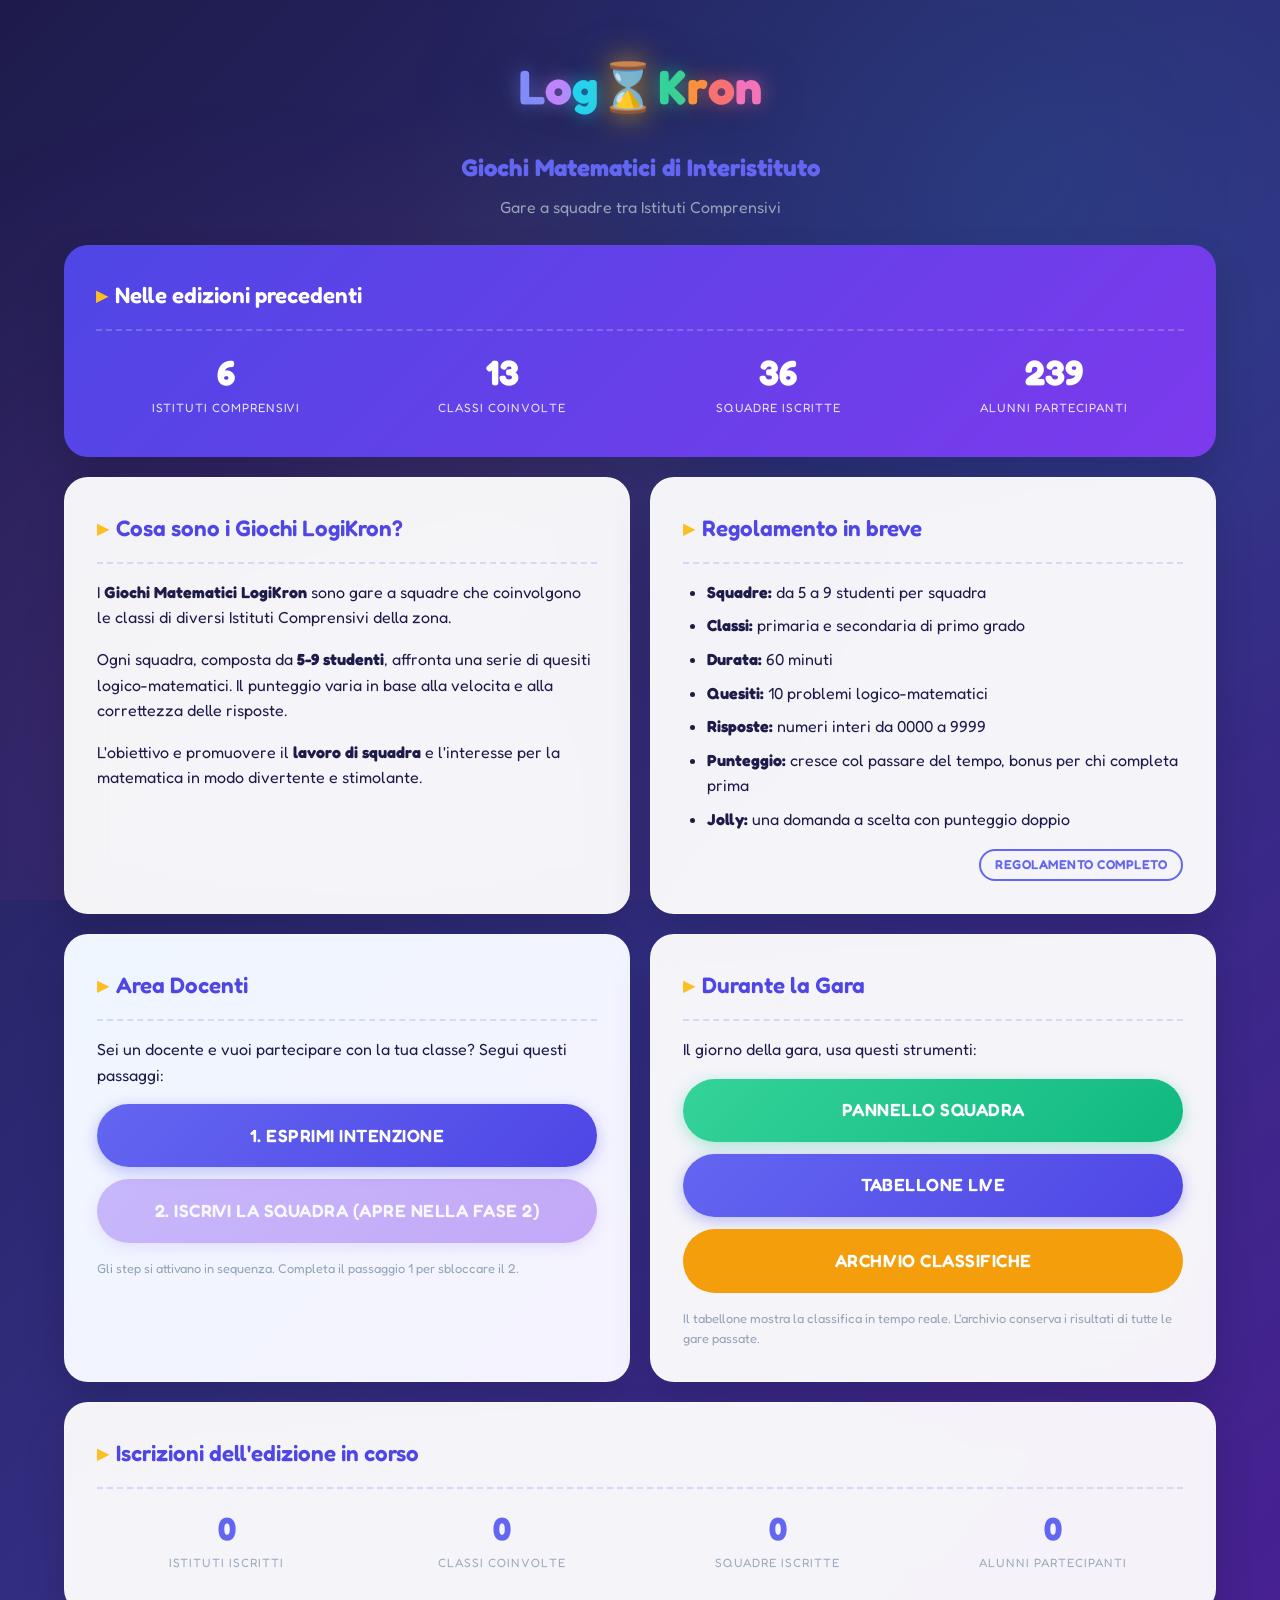
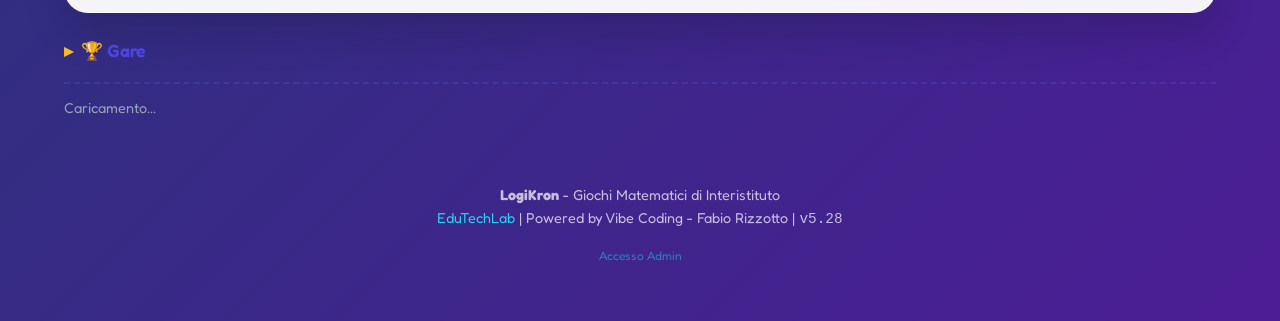
<file: index.html>
<!DOCTYPE html>
<html lang="it">
<head>
  <meta charset="UTF-8">
  <meta name="viewport" content="width=device-width, initial-scale=1.0">
  <title>LogiKron - Giochi Matematici di Interistituto</title>
  <meta name="description" content="Piattaforma per le gare matematiche a squadre tra Istituti Comprensivi">
  <link rel="stylesheet" href="css/style.css">
  <link rel="manifest" href="manifest.json">
  <link rel="icon" type="image/png" sizes="192x192" href="assets/icon-192.png">
  <link rel="apple-touch-icon" href="assets/icon-192.png">
  <meta name="theme-color" content="#4f46e5">
  <script>if('serviceWorker' in navigator){navigator.serviceWorker.register('./sw.js');navigator.serviceWorker.addEventListener('message',e=>{if(e.data&&e.data.type==='SW_UPDATED')location.reload();});}</script>
  <style>
    .home-grid {
      display: grid;
      grid-template-columns: 1fr 1fr;
      gap: 1.25rem;
    }
    .home-grid .card { margin-bottom: 0; }
    .home-full { grid-column: 1 / -1; }

    /* Banner edizione precedente */
    .banner-prev {
      background: linear-gradient(135deg, #4f46e5, #7c3aed) !important;
      color: white !important;
      border: none;
      position: relative;
      overflow: hidden;
    }
    .banner-prev::before { display: none; }
    .banner-prev .card-title { color: white !important; }
    .banner-prev .card-title::before { color: #fbbf24; }
    .banner-prev .stat-num {
      font-size: 2.2rem;
      font-weight: 900;
      line-height: 1;
      margin-bottom: 0.2rem;
    }
    .banner-prev .stat-label {
      font-size: 0.75rem;
      opacity: 0.85;
    }

    /* Numeri anno corrente */
    .stats-current .stat-num {
      font-size: 2rem;
      font-weight: 900;
      color: var(--lk-primary);
      line-height: 1;
      margin-bottom: 0.2rem;
    }
    .stats-current .stat-label {
      font-size: 0.75rem;
      color: var(--lk-text-muted);
    }

    @media (max-width: 768px) {
      .home-grid {
        grid-template-columns: 1fr;
      }
    }
  </style>
</head>
<body>
  <div class="container">

    <!-- HEADER -->
    <header class="text-center">
      <div class="logo-container">
        <span class="logo-l">L</span>
        <span class="logo-o1">o</span>
        <span class="logo-g">g</span>
        <span class="logo-sand">&#8987;</span>
        <span class="logo-k">K</span>
        <span class="logo-r">r</span>
        <span class="logo-o2">o</span>
        <span class="logo-n">n</span>
      </div>
      <h1 class="mb-1" style="font-size: 1.5rem; color: var(--lk-primary);">
        Giochi Matematici di Interistituto
      </h1>
      <p class="text-muted">Gare a squadre tra Istituti Comprensivi</p>
    </header>

    <div class="home-grid mt-3">

      <!-- BANNER EDIZIONE PRECEDENTE (full width) -->
      <section class="card banner-prev home-full">
        <div class="card-header" style="border-bottom-color: rgba(255,255,255,0.2);">
          <h2 class="card-title">Nelle edizioni precedenti</h2>
        </div>
        <div style="display: grid; grid-template-columns: repeat(4, 1fr); gap: 1rem; text-align: center; padding: 0.5rem 0;">
          <div>
            <div class="stat-num" id="prevIstituti">6</div>
            <div class="stat-label">Istituti Comprensivi</div>
          </div>
          <div>
            <div class="stat-num" id="prevClassi">-</div>
            <div class="stat-label">Classi coinvolte</div>
          </div>
          <div>
            <div class="stat-num" id="prevSquadre">-</div>
            <div class="stat-label">Squadre iscritte</div>
          </div>
          <div>
            <div class="stat-num" id="prevAlunni">-</div>
            <div class="stat-label">Alunni partecipanti</div>
          </div>
        </div>
      </section>

      <!-- COLONNA SX: Cosa sono -->
      <section class="card">
        <div class="card-header">
          <h2 class="card-title">Cosa sono i Giochi LogiKron?</h2>
        </div>
        <p class="mb-2">
          I <strong>Giochi Matematici LogiKron</strong> sono gare a squadre che coinvolgono
          le classi di diversi Istituti Comprensivi della zona.
        </p>
        <p class="mb-2">
          Ogni squadra, composta da <strong>5-9 studenti</strong>, affronta una serie di
          quesiti logico-matematici. Il punteggio varia in base alla velocita e alla
          correttezza delle risposte.
        </p>
        <p>
          L'obiettivo e promuovere il <strong>lavoro di squadra</strong> e l'interesse
          per la matematica in modo divertente e stimolante.
        </p>
      </section>

      <!-- COLONNA DX: Regolamento -->
      <section class="card">
        <div class="card-header">
          <h2 class="card-title">Regolamento in breve</h2>
        </div>
        <ul style="padding-left: 1.5rem;">
          <li class="mb-1"><strong>Squadre:</strong> da 5 a 9 studenti per squadra</li>
          <li class="mb-1"><strong>Classi:</strong> primaria e secondaria di primo grado</li>
          <li class="mb-1"><strong>Durata:</strong> 60 minuti</li>
          <li class="mb-1"><strong>Quesiti:</strong> 10 problemi logico-matematici</li>
          <li class="mb-1"><strong>Risposte:</strong> numeri interi da 0000 a 9999</li>
          <li class="mb-1"><strong>Punteggio:</strong> cresce col passare del tempo, bonus per chi completa prima</li>
          <li><strong>Jolly:</strong> una domanda a scelta con punteggio doppio</li>
        </ul>
        <div class="mt-2" style="text-align: right;">
          <a href="regolamento.html" id="btnRegolamento" class="btn btn-outline" style="padding: 4px 14px; font-size: 0.8rem;" target="_blank">
            Regolamento completo
          </a>
        </div>
      </section>

      <!-- COLONNA SX: Area Docenti -->
      <section class="card" style="background: linear-gradient(135deg, #eff6ff, #f5f3ff);">
        <div class="card-header">
          <h2 class="card-title">Area Docenti</h2>
        </div>
        <p class="mb-2">
          Sei un docente e vuoi partecipare con la tua classe? Segui questi passaggi:
        </p>
        <div style="display: flex; flex-direction: column; gap: 0.75rem; margin-top: 0.75rem;">
          <a href="intenzioni.html" id="btnStep1" class="btn btn-primary btn-lg btn-block"
             style="opacity:0.4; pointer-events:none;">
            1. Esprimi Intenzione
          </a>
          <a href="iscrizioni.html" id="btnStep2" class="btn btn-secondary btn-lg btn-block"
             style="opacity:0.4; pointer-events:none;">
            2. Iscrivi la Squadra
          </a>
        </div>
        <p class="text-muted mt-2" style="font-size: 0.8rem;">
          Gli step si attivano in sequenza. Completa il passaggio 1 per sbloccare il 2.
        </p>
      </section>

      <!-- COLONNA DX: Durante la Gara -->
      <section class="card">
        <div class="card-header">
          <h2 class="card-title">Durante la Gara</h2>
        </div>
        <p class="mb-2">
          Il giorno della gara, usa questi strumenti:
        </p>
        <div style="display: flex; flex-direction: column; gap: 0.75rem; margin-top: 0.75rem;">
          <a href="gara.html" target="_blank" class="btn btn-success btn-lg btn-block">
            Pannello Squadra
          </a>
          <a href="tabellone.html" target="_blank" class="btn btn-primary btn-lg btn-block">
            Tabellone Live
          </a>
          <a href="archivio.html" target="_blank" class="btn btn-lg btn-block" style="margin-top: 0; background:#f59e0b; border-color:#f59e0b; color:white;">
            Archivio Classifiche
          </a>
        </div>
        <p class="text-muted mt-2" style="font-size: 0.8rem;">
          Il tabellone mostra la classifica in tempo reale. L'archivio conserva i risultati di tutte le gare passate.
        </p>
      </section>

      <!-- NUMERI EDIZIONE CORRENTE (full width) -->
      <section class="card stats-current home-full">
        <div class="card-header">
          <h2 class="card-title">Iscrizioni dell'edizione in corso</h2>
        </div>
        <div style="display: grid; grid-template-columns: repeat(4, 1fr); gap: 1rem; text-align: center; padding: 0.5rem 0;">
          <div>
            <div class="stat-num" id="numIstituti">0</div>
            <div class="stat-label">Istituti iscritti</div>
          </div>
          <div>
            <div class="stat-num" id="numClassi">0</div>
            <div class="stat-label">Classi coinvolte</div>
          </div>
          <div>
            <div class="stat-num" id="numSquadre">0</div>
            <div class="stat-label">Squadre iscritte</div>
          </div>
          <div>
            <div class="stat-num" id="numAlunni">0</div>
            <div class="stat-label">Alunni partecipanti</div>
          </div>
        </div>
      </section>

    </div>

    <!-- SEZIONE GARE -->
    <section class="mt-3">
      <div class="card-header" style="margin-bottom:0.75rem;">
        <h2 class="card-title" style="font-size:1.1rem;">🏆 Gare</h2>
      </div>
      <div id="sezioneGare">
        <p style="color:var(--lk-text-muted); font-size:0.9rem;">Caricamento...</p>
      </div>
    </section>

    <!-- FOOTER -->
    <footer class="footer">
      <p>
        <strong>LogiKron</strong> - Giochi Matematici di Interistituto<br>
        <a href="https://edutechlab.it" target="_blank">EduTechLab</a> |
        Powered by Vibe Coding - Fabio Rizzotto | <span class="lk-version" style="font-family:monospace;"></span>
      </p>
      <p style="margin-top: 0.75rem;">
        <a href="admin.html" style="font-size: 0.75rem; opacity: 0.5;">Accesso Admin</a>
      </p>
    </footer>

  </div>

  <script src="js/config.js"></script>
  <script src="js/api.js"></script>
  <script src="js/math-bg.js"></script>
  <script>
    // Popola totali storici: fallback immediato da config.js, poi aggiorna dal backend
    const storico = LOGIKRON_CONFIG.totaleStorico;
    if (storico) {
      document.getElementById('prevIstituti').textContent = storico.istituti || '-';
      document.getElementById('prevClassi').textContent = storico.classi || '-';
      document.getElementById('prevSquadre').textContent = storico.squadre || '-';
      document.getElementById('prevAlunni').textContent = storico.alunni || '-';
    }
    setTimeout(function() {
      lkApi(LOGIKRON_CONFIG.apiUrl, { action: 'getStoricoPublico' })
        .then(function(s) {
          if (s.edizioni > 0) {
            document.getElementById('prevIstituti').textContent = s.istituti;
            document.getElementById('prevClassi').textContent   = s.classi;
            document.getElementById('prevSquadre').textContent  = s.squadre;
            document.getElementById('prevAlunni').textContent   = s.alunni;
          }
        })
        .catch(function() {});
    }, 3000);

    const btn1 = document.getElementById('btnStep1');
    const btn2 = document.getElementById('btnStep2');

    function disabilita(btn, testo) {
      btn.style.opacity = '0.4';
      btn.style.pointerEvents = 'none';
      if (testo) btn.textContent = testo;
    }

    function abilita(btn) {
      btn.style.opacity = '';
      btn.style.pointerEvents = '';
    }

    function applicaFase(fase) {
      if (fase === 1) {
        abilita(btn1);
        disabilita(btn2, '2. Iscrivi la Squadra (apre nella Fase 2)');
      } else if (fase === 2) {
        disabilita(btn1, '1. Fase Intenzioni conclusa');
        abilita(btn2);
      } else if (fase < 1) {
        disabilita(btn1, '1. Esprimi Intenzione (non ancora aperta)');
        disabilita(btn2, '2. Iscrivi la Squadra');
      } else {
        // fase >= 3
        disabilita(btn1, '1. Fase Intenzioni conclusa');
        disabilita(btn2, '2. Iscrizioni chiuse');
      }
    }

    // Prima chiamata sveglia AS; le successive scaglionate per evitare cold-start multiplo
    lkApi(LOGIKRON_CONFIG.apiUrl, { action: 'getFase' })
      .then(r => applicaFase(r.fase))
      .catch(() => applicaFase(LOGIKRON_CONFIG.faseAttiva));

    // Contatori live edizione corrente (con ritardo per lasciar svegliare AS)
    setTimeout(function() {
      lkApi(LOGIKRON_CONFIG.apiUrl, { action: 'getStatIscrizioni' })
        .then(function(s) {
          document.getElementById('numIstituti').textContent = s.istituti > 0 ? s.istituti : '-';
          document.getElementById('numClassi').textContent   = s.classi   > 0 ? s.classi   : '-';
          document.getElementById('numSquadre').textContent  = s.squadre  > 0 ? s.squadre  : '-';
          document.getElementById('numAlunni').textContent   = s.alunni   > 0 ? s.alunni   : '-';
        })
        .catch(function() {});
    }, 1500);

    // Carica lista gare pubblica (scaglionata per evitare cold-start multiplo)
    setTimeout(function caricaGarePublic() {
      const div = document.getElementById('sezioneGare');
      lkApi(LOGIKRON_CONFIG.apiUrl, { action: 'getListaGare' })
        .then(function(gare) {
          if (!Array.isArray(gare) || gare.length === 0) {
            div.innerHTML = '<p style="color:var(--lk-text-muted); font-size:0.9rem;">Nessuna gara programmata al momento.</p>';
            return;
          }
          const stati = {
            preparazione: { label: 'Programmata', bg: '#fef3c7', col: '#92400e' },
            attiva:       { label: '🟢 IN CORSO', bg: '#d1fae5', col: '#065f46' },
            conclusa:     { label: 'Conclusa',    bg: '#f1f5f9', col: '#64748b' }
          };
          // Mostra gare attive prima, poi preparazione, poi concluse
          const ordine = { attiva: 0, preparazione: 1, conclusa: 2 };
          gare.sort(function(a, b) {
            return (ordine[a.stato] ?? 9) - (ordine[b.stato] ?? 9);
          });
          let html = '<div style="display:flex; flex-direction:column; gap:0.6rem;">';
          gare.forEach(function(g) {
            const s = stati[g.stato] || { label: g.stato, bg: '#f1f5f9', col: '#64748b' };
            const dataDisplay = g.dataGara ? g.dataGara.replace('T', ' ').substring(0, 16) : g.data;
            html += '<div style="display:flex; align-items:center; gap:0.75rem; padding:0.65rem 0.9rem; background:white; border:1px solid #e2e8f0; border-radius:10px; flex-wrap:wrap;">';
            html += '<span style="display:inline-block; padding:2px 10px; border-radius:9999px; font-size:0.72rem; font-weight:700; background:' + s.bg + '; color:' + s.col + ';">' + s.label + '</span>';
            html += '<span style="font-weight:600; font-size:0.9rem; flex:1; color:#1e293b;">' + _hesc(g.nome) + '</span>';
            html += '<span style="font-size:0.78rem; color:#94a3b8;">' + dataDisplay + '</span>';
            if (g.stato === 'attiva') {
              html += '<a href="gara.html" target="_blank" class="btn btn-primary" style="padding:4px 14px; font-size:0.82rem;">Entra →</a>';
            }
            html += '</div>';
          });
          html += '</div>';
          div.innerHTML = html;
        })
        .catch(function() {
          div.innerHTML = '<p style="color:var(--lk-text-muted); font-size:0.9rem;">Impossibile caricare le gare.</p>';
        });

      function _hesc(s) { return String(s||'').replace(/&/g,'&amp;').replace(/</g,'&lt;').replace(/>/g,'&gt;'); }
    }, 2500);
  </script>
</body>
</html>
</file>
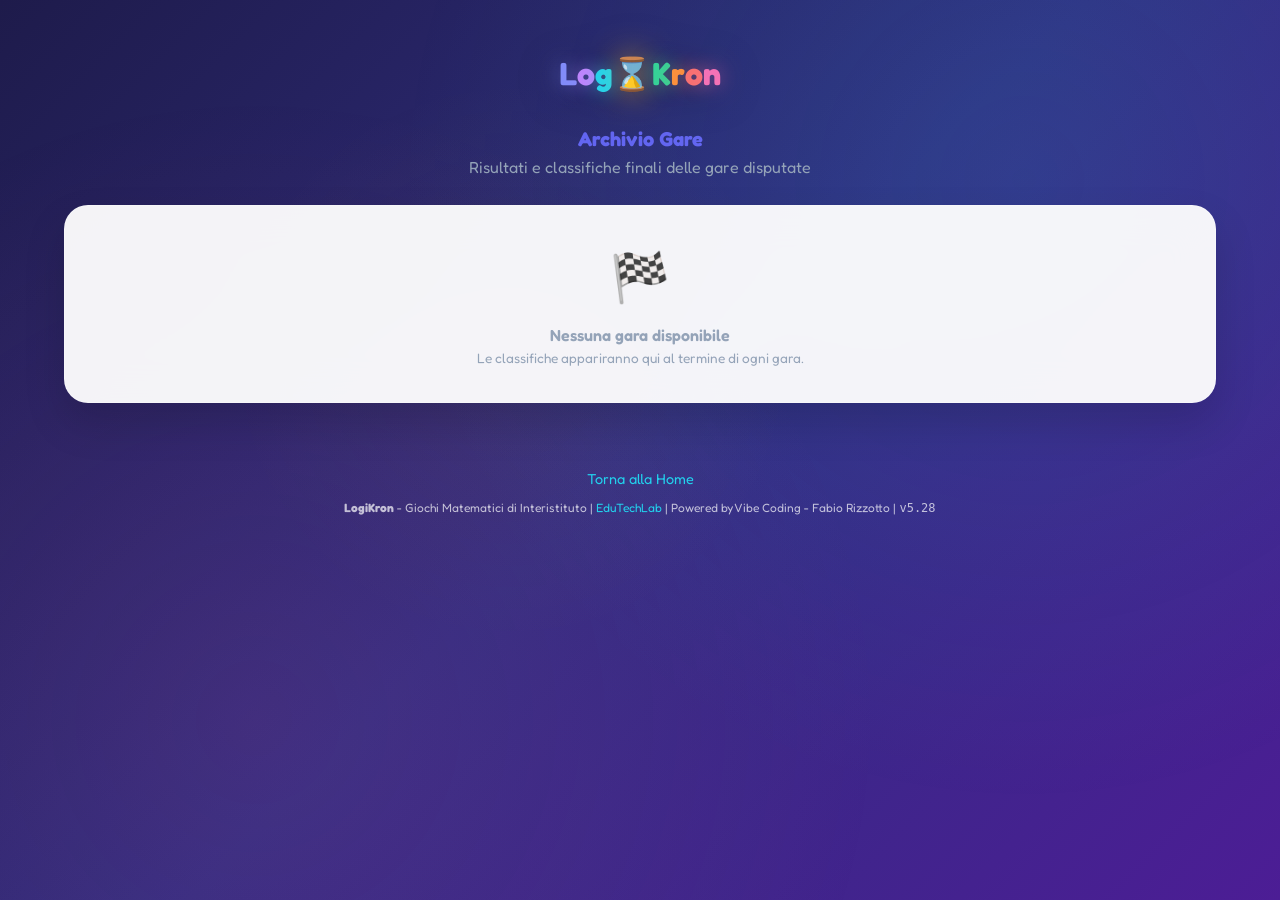
<file: archivio.html>
<!DOCTYPE html>
<html lang="it">
<head>
  <meta charset="UTF-8">
  <meta name="viewport" content="width=device-width, initial-scale=1.0">
  <title>LogiKron - Archivio Gare</title>
  <link rel="stylesheet" href="css/style.css">
  <link rel="manifest" href="manifest.json">
  <link rel="icon" type="image/png" sizes="192x192" href="assets/icon-192.png">
  <link rel="apple-touch-icon" href="assets/icon-192.png">
  <meta name="theme-color" content="#4f46e5">
  <script>if('serviceWorker' in navigator){navigator.serviceWorker.register('./sw.js');navigator.serviceWorker.addEventListener('message',e=>{if(e.data&&e.data.type==='SW_UPDATED')location.reload();});}</script>
  <style>
    .gara-card {
      margin-bottom: 1rem;
    }
    .gara-header {
      display: flex;
      align-items: center;
      justify-content: space-between;
      flex-wrap: wrap;
      gap: 0.5rem;
    }
    .gara-meta {
      font-size: 0.85rem;
      color: var(--lk-text-muted);
    }
    .gara-badge {
      background: #d1fae5;
      color: #065f46;
      font-size: 0.75rem;
      font-weight: 700;
      padding: 2px 10px;
      border-radius: 9999px;
    }
    .classifica-container {
      margin-top: 1rem;
      display: none;
    }
    .classifica-container.aperta {
      display: block;
    }
    .classifica-table {
      width: 100%;
      border-collapse: collapse;
      font-size: 0.9rem;
    }
    .classifica-table th {
      background: #4f46e5;
      color: white;
      padding: 0.4rem 0.75rem;
      text-align: left;
      font-weight: 600;
    }
    .classifica-table td {
      padding: 0.4rem 0.75rem;
      border-bottom: 1px solid #e2e8f0;
    }
    .classifica-table tr:nth-child(even) td {
      background: #f8fafc;
    }
    .pos-1 { background: #fef3c7 !important; font-weight: 700; }
    .pos-2 { background: #f1f5f9 !important; font-weight: 600; }
    .pos-3 { background: #fef9ec !important; font-weight: 600; }
    .pos-medal { font-size: 1.1rem; }
    .btn-classifica {
      padding: 4px 14px;
      font-size: 0.8rem;
    }
    .loading-spinner {
      text-align: center;
      padding: 1rem;
      color: var(--lk-text-muted);
      font-size: 0.9rem;
    }
    .empty-state {
      text-align: center;
      padding: 2rem;
      color: var(--lk-text-muted);
    }
    .empty-state .empty-icon {
      font-size: 3rem;
      margin-bottom: 0.5rem;
    }
  </style>
</head>
<body>
  <div class="container">

    <!-- HEADER -->
    <header class="text-center">
      <div class="logo-container" style="font-size: 2rem;">
        <span class="logo-l">L</span>
        <span class="logo-o1">o</span>
        <span class="logo-g">g</span>
        <span class="logo-sand">&#8987;</span>
        <span class="logo-k">K</span>
        <span class="logo-r">r</span>
        <span class="logo-o2">o</span>
        <span class="logo-n">n</span>
      </div>
      <h1 style="font-size: 1.25rem; color: var(--lk-primary);">
        Archivio Gare
      </h1>
      <p class="text-muted">Risultati e classifiche finali delle gare disputate</p>
    </header>

    <!-- LISTA GARE -->
    <div id="listaGare" class="mt-3">
      <div class="loading-spinner">Caricamento gare in corso...</div>
    </div>

    <!-- FOOTER -->
    <footer class="footer">
      <p>
        <a href="index.html">Torna alla Home</a>
      </p>
      <p style="font-size: 0.75rem; margin-top: 0.5rem;">
        <strong>LogiKron</strong> - Giochi Matematici di Interistituto |
        <a href="https://edutechlab.it" target="_blank">EduTechLab</a> |
        Powered by Vibe Coding - Fabio Rizzotto | <span class="lk-version" style="font-family:monospace;"></span>
      </p>
    </footer>

  </div>

  <script src="js/config.js"></script>
  <script src="js/api.js"></script>
  <script src="js/math-bg.js"></script>
  <script>
    const API_URL = LOGIKRON_CONFIG.apiUrl;

    function medaglia(pos) {
      if (pos === 1) return '<strong>1</strong> <span class="pos-medal">🥇</span>';
      if (pos === 2) return '<strong>2</strong> <span class="pos-medal">🥈</span>';
      if (pos === 3) return '<strong>3</strong> <span class="pos-medal">🥉</span>';
      return '<strong>' + pos + '</strong>º';
    }

    function formatData(dataStr) {
      if (!dataStr) return '-';
      // dataStr può essere una data ISO o una stringa YYYY-MM-DD
      const d = new Date(dataStr);
      if (isNaN(d)) return dataStr;
      return d.toLocaleDateString('it-IT', { day: '2-digit', month: 'long', year: 'numeric' });
    }

    function toggleClassifica(garaId, btn) {
      const container = document.getElementById('classifica-' + garaId);
      const aperta = container.classList.contains('aperta');

      if (aperta) {
        container.classList.remove('aperta');
        btn.textContent = 'Vedi Classifica';
        return;
      }

      // Prima apertura: carica i dati
      if (!container.dataset.caricata) {
        container.innerHTML = '<div class="loading-spinner">Caricamento classifica...</div>';
        container.classList.add('aperta');
        btn.textContent = 'Nascondi';

        lkApi(API_URL, { action: 'getTabellone', garaId: garaId })
          .then(data => {
            if (data.error) throw new Error(data.error);
            renderClassifica(container, data);
            container.dataset.caricata = '1';
          })
          .catch(err => {
            container.innerHTML = '<p style="color:#dc2626; padding:0.5rem;">Errore: ' + err.message + '</p>';
          });
      } else {
        container.classList.add('aperta');
        btn.textContent = 'Nascondi';
      }
    }

    function renderClassifica(container, data) {
      const squadre = data.squadre || [];
      const domande  = data.domande  || [];   // array di numeri domanda
      const numDom   = domande.length || 10;
      const valori   = data.valoreAttuale || {};

      if (squadre.length === 0) {
        container.innerHTML = '<p class="text-muted" style="padding:0.5rem;">Nessuna squadra registrata.</p>';
        return;
      }

      let html = '<div style="overflow-x:auto;"><table class="classifica-table"><thead><tr>';
      html += '<th style="width:3rem;">Pos.</th>';
      html += '<th>Squadra</th>';
      html += '<th>Istituto</th>';
      html += '<th style="text-align:right; min-width:60px;">Punti</th>';
      for (let n = 1; n <= numDom; n++) {
        const numDom = domande[n - 1];
        const base = valori[numDom] ? valori[numDom] : '';
        html += '<th style="text-align:center; min-width:48px; font-size:0.78rem; padding:0.3rem 0.2rem;">';
        html += 'D.' + n;
        if (base) html += '<br><span style="font-weight:400; opacity:0.75; font-size:0.7rem;">' + base + '</span>';
        html += '</th>';
      }
      html += '</tr></thead><tbody>';

      squadre.forEach((sq, idx) => {
        const pos = idx + 1;
        const rowClass = pos <= 3 ? ' class="pos-' + pos + '"' : '';
        const sqGriglia = sq.griglia || {};

        html += '<tr' + rowClass + '>';
        html += '<td style="text-align:center;">' + medaglia(pos) + '</td>';
        html += '<td style="white-space:nowrap;">' + (sq.nome || '-') + '</td>';
        html += '<td style="font-size:0.8rem; color:var(--lk-text-muted); white-space:nowrap;">' + (sq.ic || '-') + '</td>';
        html += '<td style="text-align:right; font-weight:700; color:#4f46e5; font-size:1rem;">' + (sq.punti || 0) + '</td>';

        for (let n = 1; n <= numDom; n++) {
          const r = sqGriglia[n];
          const isJolly = sq.jolly == n;
          const esito = r ? r.esito : null;
          const pts = r && r.punti !== undefined ? r.punti : null;

          let bg, textCol;
          if (esito === 'corretta')   { bg = '#22c55e'; textCol = 'white'; }
          else if (esito === 'sbagliata') { bg = '#ef4444'; textCol = 'white'; }
          else                         { bg = '#e2e8f0'; textCol = '#94a3b8'; }

          const jollyStyle = isJolly
            ? 'box-shadow:0 0 0 3px #f59e0b;'
            : '';

          const ptsText = pts !== null ? pts : (esito ? '?' : '—');

          html += '<td style="text-align:center; padding:0.2rem;">';
          html += '<div style="display:inline-flex;flex-direction:column;align-items:center;justify-content:center;'
                + 'width:44px;height:40px;border-radius:8px;background:' + bg + ';color:' + textCol + ';'
                + 'font-weight:700;font-size:0.9rem;' + jollyStyle + '">';
          html += ptsText;
          if (isJolly) html += '<span style="font-size:7px;line-height:1;margin-top:1px;opacity:0.9;">JOLLY</span>';
          html += '</div>';
          html += '</td>';
        }

        html += '</tr>';
      });

      html += '</tbody></table></div>';
      html += '<div style="margin-top:0.5rem;font-size:0.75rem;color:var(--lk-text-muted);display:flex;gap:1rem;flex-wrap:wrap;">';
      html += '<span><span style="display:inline-block;width:14px;height:14px;border-radius:4px;background:#22c55e;vertical-align:middle;"></span> Corretta</span>';
      html += '<span><span style="display:inline-block;width:14px;height:14px;border-radius:4px;background:#ef4444;vertical-align:middle;"></span> Sbagliata</span>';
      html += '<span><span style="display:inline-block;width:14px;height:14px;border-radius:4px;background:#e2e8f0;vertical-align:middle;"></span> Non risposta</span>';
      html += '<span><span style="display:inline-block;width:14px;height:14px;border-radius:4px;background:#94a3b8;vertical-align:middle;box-shadow:0 0 0 3px #f59e0b;"></span> Jolly</span>';
      html += '</div>';
      container.innerHTML = html;
    }

    function renderListaGare(gare) {
      const concluse = gare.filter(g => g.stato === 'terminata' || g.stato === 'conclusa');

      if (concluse.length === 0) {
        document.getElementById('listaGare').innerHTML = `
          <div class="card empty-state">
            <div class="empty-icon">🏁</div>
            <p style="font-weight:600;">Nessuna gara ancora conclusa</p>
            <p style="font-size:0.85rem;">Le classifiche appariranno qui al termine di ogni gara.</p>
          </div>
        `;
        return;
      }

      // Ordina per data effettiva decrescente (più recenti prima)
      // usa oraFine (più precisa), poi dataGara, poi data come fallback
      concluse.sort((a, b) => {
        const ta = new Date(b.ora_fine || b.data_gara || b.data || 0).getTime();
        const tb = new Date(a.ora_fine || a.data_gara || a.data || 0).getTime();
        return ta - tb;
      });

      let html = '';
      concluse.forEach(gara => {
        html += `
          <div class="card gara-card">
            <div class="gara-header">
              <div>
                <strong style="font-size:1rem;">${gara.nome}</strong>
                <div class="gara-meta">${formatData(gara.data)} &bull; ${gara.num_domande} quesiti &bull; ${gara.durata_min} min</div>
              </div>
              <div style="display:flex; align-items:center; gap:0.75rem;">
                <span class="gara-badge">Conclusa</span>
                <button class="btn btn-outline btn-classifica"
                        onclick="toggleClassifica('${gara.id_gara}', this)">
                  Vedi Classifica
                </button>
              </div>
            </div>
            <div id="classifica-${gara.id_gara}" class="classifica-container"></div>
          </div>
        `;
      });

      document.getElementById('listaGare').innerHTML = html;
    }

    // Carica lista gare
    lkApi(API_URL, { action: 'getListaGare' })
      .then(gare => {
        if (!Array.isArray(gare)) throw new Error(gare.error || 'Risposta non valida');
        renderListaGare(gare);
      })
      .catch(() => {
        document.getElementById('listaGare').innerHTML = `
          <div class="card empty-state">
            <div class="empty-icon">🏁</div>
            <p style="font-weight:600;">Nessuna gara disponibile</p>
            <p style="font-size:0.85rem;">Le classifiche appariranno qui al termine di ogni gara.</p>
          </div>
        `;
      });
  </script>
</body>
</html>
</file>
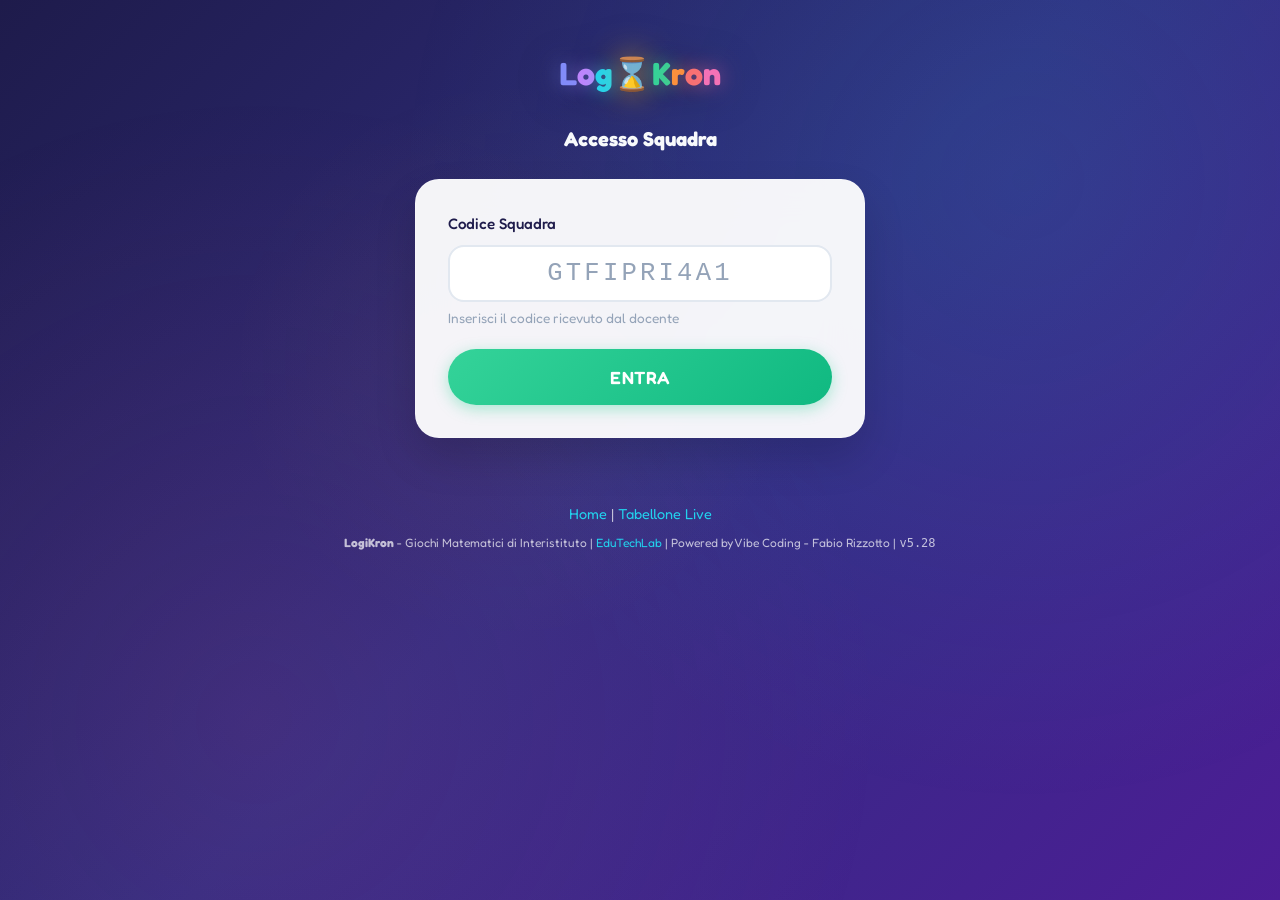
<file: gara.html>
<!DOCTYPE html>
<html lang="it">
<head>
  <meta charset="UTF-8">
  <meta name="viewport" content="width=device-width, initial-scale=1.0">
  <title>LogiKron - Pannello Squadra</title>
  <link rel="stylesheet" href="css/style.css">
  <link rel="manifest" href="manifest.json">
  <link rel="icon" type="image/png" sizes="192x192" href="assets/icon-192.png">
  <link rel="apple-touch-icon" href="assets/icon-192.png">
  <meta name="theme-color" content="#4f46e5">
  <script>if('serviceWorker' in navigator) navigator.serviceWorker.register('./sw.js');</script>
  <style>
    /* Header compatto: nome SX | timer CENTRO | punti DX */
    .gara-header {
      background: linear-gradient(135deg, #10b981, #059669);
      color: white;
      padding: 0.75rem 1.25rem;
      border-radius: var(--lk-radius-lg);
      margin-bottom: 1rem;
      display: flex;
      align-items: center;
      justify-content: space-between;
    }

    .gara-header-left { text-align: left; }
    .gara-header-left p { margin: 0; font-size: 0.75rem; opacity: 0.8; }
    .gara-header-left h2 { margin: 0; font-size: 1.3rem; }

    .gara-header-center { text-align: center; }
    .gara-header-center .timer {
      font-size: 2.5rem;
      font-weight: bold;
      font-family: 'Courier New', monospace;
      line-height: 1;
    }
    .gara-header-center p { margin: 0; font-size: 0.7rem; opacity: 0.8; }

    .gara-header-right { text-align: right; }
    .gara-header-right .score {
      font-size: 2rem;
      font-weight: 900;
      font-family: 'Courier New', monospace;
      color: #fcd34d;
      text-shadow: 0 0 10px rgba(252, 211, 77, 0.4);
    }
    .gara-header-right p { margin: 0; font-size: 0.7rem; opacity: 0.8; }

    /* Layout 2 colonne */
    .gara-columns {
      display: grid;
      grid-template-columns: 280px 1fr;
      gap: 1rem;
      align-items: start;
    }

    /* Colonna sinistra: Jolly + stato quesiti */
    .jolly-panel { padding: 1.25rem; }

    .jolly-timer {
      background: linear-gradient(135deg, #fbbf24, #f59e0b);
      color: #1e1b4b;
      padding: 0.4rem 0.8rem;
      border-radius: 9999px;
      font-size: 0.8rem;
      font-weight: 700;
      display: inline-flex;
      align-items: center;
      gap: 0.4rem;
      margin-bottom: 0.75rem;
    }

    .jolly-timer-value {
      font-family: 'Courier New', monospace;
      font-weight: 900;
    }

    .quesiti-grid {
      display: grid;
      grid-template-columns: repeat(5, 1fr);
      gap: 6px;
      margin-top: 0.75rem;
    }

    .q-btn {
      aspect-ratio: 1;
      border: 2px solid #e2e8f0;
      border-radius: 8px;
      background: #f8fafc;
      color: #64748b;
      font-weight: 700;
      font-size: 0.9rem;
      cursor: pointer;
      transition: all 0.2s;
      display: flex;
      align-items: center;
      justify-content: center;
      font-family: 'Fredoka', sans-serif;
      position: relative;
    }
    .q-btn .jolly-star {
      position: absolute;
      top: 2px;
      right: 3px;
      font-size: 0.55em;
      line-height: 1;
    }

    .q-btn:hover { border-color: var(--lk-primary); transform: scale(1.05); }
    .q-btn.q-answered { background: #10b981; color: white; border-color: #10b981; }
    .q-btn.q-wrong { background: #ef4444; color: white; border-color: #ef4444; }
    .q-btn.q-selected { border-color: var(--lk-primary); background: #ede9fe; color: var(--lk-primary); }
    /* Selezionata + già risposta: mantiene il colore della risposta, aggiunge bordo selection */
    .q-btn.q-answered.q-selected { background: #10b981; color: white; border-color: var(--lk-primary); box-shadow: 0 0 0 3px rgba(79,70,229,0.4); }
    .q-btn.q-wrong.q-selected { background: #ef4444; color: white; border-color: var(--lk-primary); box-shadow: 0 0 0 3px rgba(79,70,229,0.4); }
    .q-btn.q-jolly {
      border-color: #fbbf24;
      background: linear-gradient(135deg, #fef3c7, #fde68a);
      color: #92400e;
      box-shadow: 0 0 8px rgba(251, 191, 36, 0.4);
    }
    .q-btn.q-answered.q-jolly {
      background: linear-gradient(135deg, #fbbf24, #10b981);
      border-color: #fbbf24;
      color: white;
    }
    .q-btn.q-wrong.q-jolly {
      background: linear-gradient(135deg, #fef3c7, #fde68a);
      border-color: #fbbf24;
      color: #92400e;
    }

    @keyframes flashCorretta {
      0%, 100% { background: #10b981; border-color: #10b981; }
      50%       { background: #34d399; border-color: #34d399; box-shadow: 0 0 14px rgba(16,185,129,0.8); transform: scale(1.15); }
    }
    @keyframes flashSbagliata {
      0%, 100% { background: #ef4444; border-color: #ef4444; }
      50%       { background: #f87171; border-color: #f87171; box-shadow: 0 0 14px rgba(239,68,68,0.8); transform: scale(1.15); }
    }
    @keyframes flashJolly {
      0%, 100% { background: linear-gradient(135deg, #fbbf24, #10b981); border-color: #fbbf24; }
      50%       { background: linear-gradient(135deg, #fde68a, #6ee7b7); box-shadow: 0 0 16px rgba(251,191,36,0.9); transform: scale(1.15); }
    }
    .q-btn.q-flash-corretta { animation: flashCorretta 0.35s ease-in-out 3; }
    .q-btn.q-flash-sbagliata { animation: flashSbagliata 0.35s ease-in-out 3; }
    .q-btn.q-flash-jolly    { animation: flashJolly 0.35s ease-in-out 3; }

    /* Colonna destra: domanda attuale */
    .domanda-panel { padding: 1.25rem; }

    .domanda-header {
      display: flex;
      align-items: center;
      gap: 0.75rem;
      margin-bottom: 1rem;
    }

    .domanda-numero {
      background: var(--lk-primary);
      color: white;
      width: 40px;
      height: 40px;
      border-radius: 50%;
      display: flex;
      align-items: center;
      justify-content: center;
      font-weight: bold;
      flex-shrink: 0;
    }

    .jolly-badge {
      background: gold;
      color: #1e1b4b;
      padding: 2px 8px;
      border-radius: 4px;
      font-size: 0.8rem;
      font-weight: bold;
      display: none;
    }

    .risposta-input {
      font-size: 2.5rem;
      text-align: center;
      font-family: 'Courier New', monospace;
      letter-spacing: 0.5rem;
      padding: 0.75rem;
    }

    .valore-attuale {
      background: linear-gradient(135deg, #4f46e5, #7c3aed);
      color: white;
      padding: 0.4rem 0.8rem;
      border-radius: 8px;
      font-size: 0.85rem;
      font-weight: 600;
      text-align: center;
      margin-bottom: 1rem;
    }

    .feedback-risposta {
      min-height: 1.4rem;
      font-size: 0.95rem;
      font-weight: 600;
      text-align: center;
      margin-top: 0.5rem;
    }

    .attesa-banner {
      background: linear-gradient(135deg, #fef3c7, #fde68a);
      border: 2px solid #f59e0b;
      border-radius: var(--lk-radius-lg);
      padding: 2rem;
      text-align: center;
      margin: 2rem auto;
      max-width: 480px;
    }

    @media (max-width: 768px) {
      .gara-columns { grid-template-columns: 1fr; }
    }
  </style>
</head>
<body>
  <div class="container">

    <!-- BANNER ATTESA (gara non ancora iniziata) -->
    <div id="bannerAttesa" class="hidden">
      <div class="attesa-banner">
        <div style="font-size:3rem; margin-bottom:0.75rem;">⏳</div>
        <h2 style="margin:0 0 0.5rem 0; color:#92400e;">Connesso!</h2>
        <p style="margin:0 0 0.75rem 0; color:#78350f;">
          Squadra: <strong id="nomeSquadraAttesa">—</strong><br>
          Attendi il segnale di inizio dal docente.
        </p>
        <p style="font-size:0.8rem; color:#a16207; margin:0;">
          La pagina si aggiornerà automaticamente all'avvio.
        </p>
      </div>
    </div>

    <!-- LOGIN SQUADRA -->
    <div id="loginSquadra">
      <div style="max-width: 450px; margin: 0 auto;">
        <header class="text-center">
          <div class="logo-container" style="font-size: 2rem;">
            <span class="logo-l">L</span>
            <span class="logo-o1">o</span>
            <span class="logo-g">g</span>
            <span class="logo-sand">&#8987;</span>
            <span class="logo-k">K</span>
            <span class="logo-r">r</span>
            <span class="logo-o2">o</span>
            <span class="logo-n">n</span>
          </div>
          <h1 style="font-size: 1.25rem;">Accesso Squadra</h1>
        </header>

        <div class="card mt-3">
          <div class="form-group">
            <label class="form-label">Codice Squadra</label>
            <input type="text" id="codiceSquadra" class="form-control risposta-input"
                   placeholder="GTFIPRI4A1" maxlength="16"
                   style="text-transform: uppercase; font-size: 1.6rem; letter-spacing: 0.2rem;"
                   onkeypress="if(event.key==='Enter') accessoSquadra()">
            <p class="form-hint">Inserisci il codice ricevuto dal docente</p>
          </div>
          <p id="loginError" class="form-error hidden" style="margin-bottom:0.5rem;"></p>
          <button id="btnLogin" onclick="accessoSquadra()" class="btn btn-success btn-lg btn-block">
            Entra
          </button>
        </div>
      </div>
    </div>

    <!-- PANNELLO GARA (nascosto) -->
    <div id="pannelloGara" class="hidden">

      <!-- HEADER COMPATTO: nome SX | timer CENTRO | punti DX -->
      <div class="gara-header">
        <div class="gara-header-left">
          <p>Squadra</p>
          <h2 id="nomeSquadraDisplay">—</h2>
        </div>
        <div class="gara-header-center">
          <div class="timer" id="timer">--:--</div>
          <p>Tempo rimanente</p>
        </div>
        <div class="gara-header-right">
          <p>Punteggio</p>
          <div class="score" id="scoreDisplay">0</div>
        </div>
      </div>

      <!-- 2 COLONNE: Jolly/Stato a SX | Domanda a DX -->
      <div class="gara-columns">

        <!-- COLONNA SINISTRA: Jolly + Stato quesiti -->
        <div class="card jolly-panel">
          <h3 id="jollyPanelHeader" style="font-size: 1rem; color: var(--lk-primary-dark); margin-bottom: 0.5rem;">
            Scegli il Jolly
          </h3>
          <div class="jolly-timer" id="jollyTimerBar">
            <span>&#127183;</span>
            Tempo: <span class="jolly-timer-value" id="timerJollyGara">10:00</span>
          </div>
          <p id="jollyHint" style="font-size: 0.8rem; color: var(--lk-text-muted); margin-bottom: 0.5rem;">
            Clicca su una domanda per sceglierla come Jolly (x2 punti).
          </p>

          <!-- Griglia 10 quesiti (generata da JS) -->
          <div class="quesiti-grid" id="quesitiGrid"></div>

          <!-- Legenda mini -->
          <div style="margin-top: 0.75rem; font-size: 0.7rem; color: var(--lk-text-muted);">
            <span style="color: #fbbf24;">&#9632;</span> Jolly
            <span style="color: #10b981; margin-left: 6px;">&#9632;</span> Corretto
            <span style="color: #ef4444; margin-left: 6px;">&#9632;</span> Errato
            <span style="color: var(--lk-primary); margin-left: 6px;">&#9632;</span> Aperto
          </div>
        </div>

        <!-- COLONNA DESTRA: Domanda attuale -->
        <div class="card domanda-panel">
          <div class="valore-attuale">
            Valore attuale risposta corretta: <strong id="valoreAttuale">20</strong> pt
          </div>

          <div class="domanda-header">
            <div class="domanda-numero" id="domandaNumeroCircle">1</div>
            <div>
              <strong id="domandaTitolo" style="font-size: 1.1rem;">Quesito 1</strong>
              <span class="jolly-badge" id="jollyBadge">&#11088; JOLLY x2</span>
            </div>
          </div>

          <p id="domandaTesto" class="mb-2" style="font-size: 1rem; line-height: 1.6; color: var(--lk-text-dark);">
            Caricamento...
          </p>

          <div class="form-group mb-0">
            <label class="form-label" style="font-size: 0.85rem;">La tua risposta (numero 0 – 9999)</label>
            <input type="text" id="rispostaInput" class="form-control risposta-input"
                   placeholder="0000" maxlength="4" pattern="[0-9]*" inputmode="numeric"
                   onkeypress="if(event.key==='Enter') inviaRispostaBackend()">
          </div>

          <div class="feedback-risposta" id="feedbackRisposta"></div>

          <button id="btnInviaRisposta" class="btn btn-primary btn-lg btn-block mt-2"
                  onclick="inviaRispostaBackend()">
            Invia Risposta
          </button>

          <!-- Navigazione quesiti -->
          <div style="display: flex; justify-content: space-between; margin-top: 1rem;">
            <button id="btnPrev" class="btn btn-outline" style="padding: 6px 16px; font-size: 0.85rem;"
                    onclick="domandaPrecedente()" disabled>
              ← Precedente
            </button>
            <span id="domandaCounter" style="color: var(--lk-text-muted); font-size: 0.85rem; align-self: center;">
              1 / 10
            </span>
            <button id="btnNext" class="btn btn-outline" style="padding: 6px 16px; font-size: 0.85rem;"
                    onclick="domandaSuccessiva()">
              Successivo →
            </button>
          </div>
        </div>

      </div>

    </div>

    <!-- FOOTER -->
    <footer class="footer">
      <p>
        <a href="index.html">Home</a> |
        <a href="tabellone.html" target="_blank">Tabellone Live</a>
      </p>
      <p style="font-size: 0.75rem; margin-top: 0.5rem;">
        <strong>LogiKron</strong> - Giochi Matematici di Interistituto |
        <a href="https://edutechlab.it" target="_blank">EduTechLab</a> |
        Powered by Vibe Coding - Fabio Rizzotto | <span class="lk-version" style="font-family:monospace;"></span>
      </p>
    </footer>

  </div>

  <script src="js/config.js"></script>
  <script src="js/api.js"></script>
  <script src="js/math-bg.js"></script>
  <script>
    const API        = LOGIKRON_CONFIG.apiUrl;
    let   numDom     = LOGIKRON_CONFIG.gare.numeroDomande  || 10; // aggiornato dal backend
    const DURATA_MIN = LOGIKRON_CONFIG.gare.durataMinuti   || 60;
    const JOLLY_MIN  = LOGIKRON_CONFIG.gare.tempoJollyMinuti || 10;

    // ======== STATO ========
    let stato = {
      garaId: null, squadraId: null, nomeSquadra: null,
      oraFine: null,
      domande: [],      // [{num, testo, puntiBase}]
      risposte: {},     // {numDomanda: {risposta, esito, punti}}
      jolly: null,      // numero domanda jolly
      jollyFissato: false,
      jollyScaduto: false,
      puntiTotali: 0,
      garaConclusa: false,
      domandaAttiva: 1
    };

    let timerInterval     = null;
    let jollyTimerInt     = null;
    let pollingInterval   = null;
    let cerimoniaPollInterval = null;
    let attesaInterval    = null;

    // ======== LOGIN ========

    function accessoSquadra() {
      const codice = document.getElementById('codiceSquadra').value.trim().toUpperCase();
      const errEl  = document.getElementById('loginError');
      errEl.classList.add('hidden');
      if (!codice) { errEl.textContent = 'Inserisci il codice squadra'; errEl.classList.remove('hidden'); return; }

      const btn = document.getElementById('btnLogin');
      btn.disabled = true; btn.textContent = 'Connessione...';

      function tentaLogin(tentativiRimasti) {
        lkApi(API, { action: 'loginSquadra', codice: codice })
          .then(r => {
            btn.disabled = false; btn.textContent = 'Entra';
            if (r.error) {
              // Codice non valido: non riprovare
              errEl.textContent = 'Codice non riconosciuto. Riprova.';
              errEl.classList.remove('hidden');
              return;
            }
            stato.garaId      = r.garaId;
            stato.squadraId   = r.squadraId;
            stato.nomeSquadra = r.nomeSquadra || codice;

            if (r.garaStato === 'attiva') {
              sessionStorage.setItem('lkGara', JSON.stringify({ garaId: r.garaId, squadraId: r.squadraId, nomeSquadra: stato.nomeSquadra }));
              caricaGara();
            } else if (r.garaStato === 'preparazione') {
              sessionStorage.setItem('lkGara', JSON.stringify({ garaId: r.garaId, squadraId: r.squadraId, nomeSquadra: stato.nomeSquadra }));
              mostraBannerAttesa();
            } else if (r.garaStato === 'conclusa' && r.cerimonia < 2) {
              // Gara conclusa ma podio non ancora mostrato → in attesa dei risultati
              sessionStorage.removeItem('lkGara');
              const ptEl = document.getElementById('punteggioFinaleVal');
              if (ptEl) ptEl.textContent = '—';
              const ov = document.getElementById('overlayGaraTerminata');
              if (ov) ov.style.display = 'flex';
              const loginEl = document.getElementById('loginSquadra');
              if (loginEl) loginEl.classList.add('hidden');
            } else {
              // conclusa + cerimonia >= 2 (podio mostrato) oppure stato sconosciuto
              errEl.textContent = 'La gara è conclusa. I risultati sono disponibili nell\'archivio.';
              errEl.classList.remove('hidden');
              btn.disabled = false; btn.textContent = 'Entra';
            }
          })
          .catch(err => {
            if (tentativiRimasti > 0) {
              // Errore di rete/timeout: riprova dopo 4 secondi
              const n = 3 - tentativiRimasti + 1;
              btn.textContent = 'Riprovo (' + n + '/3)...';
              setTimeout(() => tentaLogin(tentativiRimasti - 1), 4000);
            } else {
              btn.disabled = false; btn.textContent = 'Entra';
              errEl.textContent = 'Server non raggiungibile. Ricarica la pagina e riprova.';
              errEl.classList.remove('hidden');
            }
          });
      }

      tentaLogin(3); // max 3 tentativi automatici
    }

    function mostraBannerAttesa() {
      document.getElementById('loginSquadra').classList.add('hidden');
      document.getElementById('bannerAttesa').classList.remove('hidden');
      document.getElementById('nomeSquadraAttesa').textContent = stato.nomeSquadra;
      // Polling ogni 5s per aspettare avvio gara
      attesaInterval = setInterval(() => {
        lkApi(API, { action: 'getStatoSquadra', garaId: stato.garaId, squadraId: stato.squadraId })
          .then(r => {
            if (r.garaStato === 'attiva') {
              clearInterval(attesaInterval);
              document.getElementById('bannerAttesa').classList.add('hidden');
              caricaGara();
            } else if (r.garaStato === 'conclusa') {
              clearInterval(attesaInterval);
              document.getElementById('bannerAttesa').classList.add('hidden');
              document.getElementById('punteggioFinaleVal').textContent = (r.puntiTotali || 0) + ' pt';
              const ov = document.getElementById('overlayGaraTerminata');
              if (ov) ov.style.display = 'flex';
            }
          }).catch(() => {});
      }, 2000);
    }

    // ======== CARICA GARA ========

    function caricaGara() {
      Promise.all([
        lkApi(API, { action: 'getDomande',      garaId: stato.garaId }),
        lkApi(API, { action: 'getStatoSquadra', garaId: stato.garaId, squadraId: stato.squadraId })
      ]).then(([domande, statoSq]) => {
        stato.domande = (Array.isArray(domande) ? domande : []).sort((a,b) => a.num - b.num);
        stato.oraFine    = statoSq.oraFine || null;
        stato.durata     = parseInt(statoSq.durata) || DURATA_MIN;
        stato.tempoJolly = parseInt(statoSq.tempoJolly) || JOLLY_MIN;
        if (statoSq.numDomande) numDom = parseInt(statoSq.numDomande);
        stato.jolly      = statoSq.jolly ? parseInt(statoSq.jolly) : null;
        stato.jollyFissato = !!stato.jolly;
        stato.puntiTotali  = statoSq.puntiTotali || 0;

        stato.risposte = {};
        if (statoSq.risposte) {
          Object.keys(statoSq.risposte).forEach(k => {
            stato.risposte[parseInt(k)] = statoSq.risposte[k];
          });
        }

        // Mostra pannello gara
        document.getElementById('loginSquadra').classList.add('hidden');
        document.getElementById('pannelloGara').classList.remove('hidden');
        document.getElementById('nomeSquadraDisplay').textContent = stato.nomeSquadra;

        renderGrigliaQuesiti();
        aggiornaScore();

        // Vai alla prima domanda non ancora corretta
        let prima = 1;
        for (let i = 1; i <= numDom; i++) {
          const r = stato.risposte[i];
          if (!r || r.esito !== 'corretta') { prima = i; break; }
        }
        mostraDomanda(prima);

        startTimerGara();
        startJollyTimer();
        startPolling();
      }).catch(err => alert('Errore caricamento gara: ' + err.message));
    }

    // ======== GRIGLIA QUESITI ========

    function renderGrigliaQuesiti() {
      const grid = document.getElementById('quesitiGrid');
      grid.innerHTML = '';
      for (let i = 1; i <= numDom; i++) {
        const btn = document.createElement('button');
        btn.id = 'qBtn' + i;
        btn.textContent = i;
        btn.className = 'q-btn';
        btn.onclick = (function(n){ return function(){ clickQBtn(n); }; })(i);
        grid.appendChild(btn);
        aggiornaQBtn(i);
      }
    }

    function aggiornaQBtn(num) {
      const btn = document.getElementById('qBtn' + num);
      if (!btn) return;
      const r = stato.risposte[num];
      const isJolly = (stato.jolly === num);
      let cls = 'q-btn';
      if (isJolly)                          cls += ' q-jolly';
      if (r && r.esito === 'corretta')      cls += ' q-answered';
      else if (r && r.esito === 'sbagliata') cls += ' q-wrong';
      if (num === stato.domandaAttiva)      cls += ' q-selected';
      btn.className = cls;
      btn.innerHTML = isJolly
        ? '<span class="jolly-star">⭐</span>' + num
        : num;
      btn.title = 'Q' + num + (isJolly ? ' ⭐JOLLY' : '') +
                  (r ? (r.esito === 'corretta' ? ' ✓' : ' ✗') : '');
    }

    function flashQBtn(num, esito, isJollyCorretta) {
      const btn = document.getElementById('qBtn' + num);
      if (!btn) return;
      let flashClass;
      if (isJollyCorretta)        flashClass = 'q-flash-jolly';
      else if (esito === 'corretta') flashClass = 'q-flash-corretta';
      else                           flashClass = 'q-flash-sbagliata';
      btn.classList.add(flashClass);
      // Dopo 3 cicli (3 × 0.35s = ~1.1s) rimuovi e reimposta stato finale
      setTimeout(function() {
        btn.classList.remove(flashClass);
        aggiornaQBtn(num);
      }, 1150);
    }

    function aggiornaGriglia() {
      for (let i = 1; i <= numDom; i++) aggiornaQBtn(i);
    }

    function clickQBtn(num) {
      // Durante finestra jolly e jolly non ancora scelto → proponi jolly
      if (!stato.jollyFissato && !stato.jollyScaduto) {
        if (confirm('Impostare il Quesito ' + num + ' come JOLLY (x2 punti)?\n\nAttenzione: la scelta è definitiva!')) {
          fissaJolly(num);
          return;
        }
      }
      mostraDomanda(num);
    }

    // ======== JOLLY ========

    function fissaJolly(num) {
      lkApi(API, { action: 'impostaJolly', garaId: stato.garaId, squadraId: stato.squadraId, numDomanda: num })
        .then(r => {
          if (r.error) { alert('Errore jolly: ' + r.error); return; }
          stato.jolly = num;
          stato.jollyFissato = true;
          aggiornaGriglia();
          aggiornaUIJolly();
          mostraDomanda(stato.domandaAttiva);
        })
        .catch(err => alert('Errore: ' + err.message));
    }

    function aggiornaUIJolly() {
      const header   = document.getElementById('jollyPanelHeader');
      const timerBar = document.getElementById('jollyTimerBar');
      const hint     = document.getElementById('jollyHint');

      if (stato.jollyFissato) {
        header.textContent = '⭐ Jolly: Quesito ' + stato.jolly;
        header.style.color = '#92400e';
        if (timerBar) timerBar.style.display = 'none';
        if (hint) hint.textContent = 'Il tuo jolly è il Quesito ' + stato.jolly + ' — varrà il doppio dei punti!';
      } else if (stato.jollyScaduto) {
        header.textContent = '⏰ Jolly assegnato d\'ufficio';
        header.style.color = '#64748b';
        if (timerBar) timerBar.style.display = 'none';
        if (hint) hint.textContent = 'Il tempo per scegliere il jolly è scaduto. Il sistema ne ha assegnato uno automaticamente.';
      }
    }

    // ======== MOSTRA DOMANDA ========

    function mostraDomanda(num) {
      stato.domandaAttiva = num;
      const domanda = stato.domande.find(d => d.num === num);

      document.getElementById('domandaNumeroCircle').textContent = num;
      document.getElementById('domandaTitolo').textContent = 'Quesito ' + num;
      document.getElementById('domandaTesto').textContent =
        (domanda && domanda.testo)
          ? domanda.testo
          : '(Il testo del quesito è su carta — consultalo e inserisci qui la risposta)';
      // Aggiorna valore attuale per questo quesito
      if (domanda && domanda.puntiBase != null) {
        document.getElementById('valoreAttuale').textContent = domanda.puntiBase;
      }

      // Badge jolly
      document.getElementById('jollyBadge').style.display = (stato.jolly === num) ? '' : 'none';

      // Counter navigazione
      document.getElementById('domandaCounter').textContent = num + ' / ' + numDom;
      document.getElementById('btnPrev').disabled = (num <= 1);
      document.getElementById('btnNext').disabled = (num >= numDom);

      // Campo risposta e feedback
      const input = document.getElementById('rispostaInput');
      const feedback = document.getElementById('feedbackRisposta');
      const btnInvia = document.getElementById('btnInviaRisposta');
      const r = stato.risposte[num];

      // Se la gara è conclusa, mantieni tutto bloccato
      if (stato.garaConclusa) { input.disabled = true; btnInvia.disabled = true; return; }
      // Mostra lo stato della risposta nel feedback, ma il campo è sempre libero e resettato
      input.value = '';
      input.disabled = false;
      input.style.background = '';
      btnInvia.disabled = false;

      if (r && r.esito === 'sbagliata') {
        feedback.textContent = '✗ Risposta sbagliata. Riprova!';
        feedback.style.color = '#dc2626';
      } else {
        feedback.textContent = '';
      }
      setTimeout(() => input.focus(), 50);

      aggiornaGriglia();
    }

    // ======== INVIA RISPOSTA ========

    function inviaRispostaBackend() {
      if (stato.garaConclusa) return; // gara già terminata, blocca subito
      const input = document.getElementById('rispostaInput');
      const risposta = input.value.trim();
      const feedback = document.getElementById('feedbackRisposta');

      if (!risposta) { feedback.textContent = 'Inserisci una risposta!'; feedback.style.color = '#dc2626'; return; }
      if (!/^\d{1,4}$/.test(risposta)) { feedback.textContent = 'Inserisci un numero da 0 a 9999'; feedback.style.color = '#dc2626'; return; }

      const btn = document.getElementById('btnInviaRisposta');
      btn.disabled = true; btn.textContent = 'Invio...';
      feedback.textContent = '';

      lkApi(API, { action: 'inviaRisposta', garaId: stato.garaId, squadraId: stato.squadraId,
                   numDomanda: stato.domandaAttiva, risposta: risposta })
        .then(r => {
          btn.disabled = false; btn.textContent = 'Invia Risposta';
          if (r.error) { feedback.textContent = 'Errore: ' + r.error; feedback.style.color = '#dc2626'; return; }

          const numDom = stato.domandaAttiva;
          const rNorm = risposta.padStart(4,'0');
          const isJolly = (stato.jolly === numDom);
          const precedenteCorretta = r.hasPrecedenteCorretta || false;

          // Aggiorna punteggio (la penalità/bonus è sempre valida)
          stato.puntiTotali += parseInt(r.punti) || 0;
          if (r.bonusSuperbonus) stato.puntiTotali += parseInt(r.bonusSuperbonus) || 0;
          aggiornaScore();

          if (r.esito === 'corretta' && !precedenteCorretta) {
            // Prima risposta corretta
            stato.risposte[numDom] = { risposta: rNorm, esito: 'corretta', punti: r.punti };
            flashQBtn(numDom, 'corretta', isJolly);
            let msgCorretta = '✓ CORRETTA! +' + r.punti + ' punti' + (isJolly ? ' ⭐ Jolly x2!' : '');
            if (r.bonusSuperbonus) msgCorretta += ' 🏆 SUPERBONUS COMPLETAMENTO! +' + r.bonusSuperbonus + ' pt!';
            feedback.textContent = msgCorretta;
            feedback.style.color = '#065f46';
            input.value = '';
            // Auto-naviga alla prossima domanda aperta dopo 2s (aspetta fine flash)
            setTimeout(() => {
              const prossima = trovaProssimaDomanda();
              if (prossima) mostraDomanda(prossima);
              else feedback.textContent = '';
            }, 2000);
          } else if (r.esito === 'corretta' && precedenteCorretta) {
            // Seconda risposta corretta: 0 punti, non navigare
            flashQBtn(numDom, 'corretta', isJolly);
            feedback.textContent = '✓ Già corretta! Risposta nuovamente giusta (0 pt aggiuntivi).';
            feedback.style.color = '#065f46';
            input.value = '';
            input.focus();
            setTimeout(() => { feedback.textContent = ''; }, 4000);
          } else if (precedenteCorretta) {
            // Sbagliata dopo corretta: flash rosso poi torna verde; stato rimane corretta
            flashQBtn(numDom, 'sbagliata', false);
            // Aggiorna puntiBase locale per questa domanda (penalità sbagliata)
            const domErr = stato.domande.find(d => d.num === numDom);
            if (domErr) domErr.puntiBase = (parseInt(domErr.puntiBase) || 20) + 5;
            feedback.textContent = '✗ Sbagliata! ' + r.punti + ' pt. La casella rimane verde (hai già risposto correttamente).';
            feedback.style.color = '#dc2626';
            input.value = '';
            input.focus();
            setTimeout(() => { feedback.textContent = ''; }, 4000);
          } else {
            stato.risposte[numDom] = { risposta: rNorm, esito: 'sbagliata', punti: r.punti };
            // Aggiorna puntiBase locale per questa domanda (penalità sbagliata)
            const domErr = stato.domande.find(d => d.num === numDom);
            if (domErr) domErr.puntiBase = (parseInt(domErr.puntiBase) || 20) + 5;
            flashQBtn(numDom, 'sbagliata', false);
            feedback.textContent = '✗ Sbagliata! ' + r.punti + ' pt. Riprova.' + (isJolly ? ' ⭐ Jolly x2!' : '');
            feedback.style.color = '#dc2626';
            input.value = '';
            input.focus();
          }
        })
        .catch(err => {
          btn.disabled = false; btn.textContent = 'Invia Risposta';
          feedback.textContent = 'Errore di rete. Riprova.';
          feedback.style.color = '#dc2626';
        });
    }

    function trovaProssimaDomanda() {
      // Prima cerca dopo quella attuale, poi ricomincia dall'inizio
      for (let i = stato.domandaAttiva + 1; i <= numDom; i++) {
        const r = stato.risposte[i];
        if (!r || r.esito !== 'corretta') return i;
      }
      for (let i = 1; i < stato.domandaAttiva; i++) {
        const r = stato.risposte[i];
        if (!r || r.esito !== 'corretta') return i;
      }
      return null;
    }

    // ======== SCORE ========

    function aggiornaScore() {
      document.getElementById('scoreDisplay').textContent = stato.puntiTotali;
    }

    // ======== TIMER GARA ========

    function startTimerGara() {
      if (timerInterval) clearInterval(timerInterval);
      const el = document.getElementById('timer');
      function tick() {
        if (!stato.oraFine) { el.textContent = '--:--'; return; }
        const sec = Math.max(0, Math.floor((new Date(stato.oraFine) - new Date()) / 1000));
        const m = Math.floor(sec / 60), s = sec % 60;
        el.textContent = String(m).padStart(2,'0') + ':' + String(s).padStart(2,'0');
        el.style.color = sec <= 60 ? '#fca5a5' : (sec <= 300 ? '#fde68a' : 'white');
        if (sec === 0 && !stato.garaConclusa) { clearInterval(timerInterval); timerInterval = null; bloccarGara(); }
      }
      tick();
      timerInterval = setInterval(tick, 1000);
    }

    // ======== TIMER JOLLY ========

    function startJollyTimer() {
      if (stato.jollyFissato) { aggiornaUIJolly(); return; }
      if (!stato.oraFine) return;

      // jollyDeadline = oraFine - (durata - tempoJolly) minuti — usa valori per-gara dal backend
      const jollyDeadline = new Date(stato.oraFine).getTime() - (stato.durata - stato.tempoJolly) * 60000;

      if (Date.now() >= jollyDeadline) {
        stato.jollyScaduto = true;
        aggiornaUIJolly();
        return;
      }

      if (jollyTimerInt) clearInterval(jollyTimerInt);
      const el = document.getElementById('timerJollyGara');

      function tick() {
        const sec = Math.max(0, Math.floor((jollyDeadline - Date.now()) / 1000));
        const m = Math.floor(sec / 60), s = sec % 60;
        if (el) el.textContent = String(m).padStart(2,'0') + ':' + String(s).padStart(2,'0');
        if (sec === 0) {
          clearInterval(jollyTimerInt);
          stato.jollyScaduto = true;
          aggiornaUIJolly();
        }
      }
      tick();
      jollyTimerInt = setInterval(tick, 1000);
    }

    // ======== POLLING STATO ========

    function startPolling() {
      if (pollingInterval) clearInterval(pollingInterval);
      pollingInterval = setInterval(pollStato, 2000);
    }

    function stopPolling() {
      if (pollingInterval) { clearInterval(pollingInterval); pollingInterval = null; }
    }

    function stopPollCerimonia() {
      if (cerimoniaPollInterval) { clearInterval(cerimoniaPollInterval); cerimoniaPollInterval = null; }
    }

    // Mostra schermata "credenziali scadute" (podio già mostrato)
    function mostraCredenzialiScadute() {
      stopPollCerimonia();
      sessionStorage.removeItem('lkGara');
      const ov = document.getElementById('overlayGaraTerminata');
      if (ov) ov.style.display = 'none';
      const pannelloGara = document.getElementById('pannelloGara');
      if (pannelloGara) pannelloGara.classList.add('hidden');
      const loginEl = document.getElementById('loginSquadra');
      if (loginEl) loginEl.classList.remove('hidden');
      const errEl = document.getElementById('loginError');
      if (errEl) {
        errEl.textContent = 'La gara è conclusa. I risultati sono disponibili nell\'archivio.';
        errEl.classList.remove('hidden');
      }
    }

    // Poll leggero post-gara: controlla solo cerimonia per scadere le credenziali
    function startPollCerimonia() {
      if (cerimoniaPollInterval) return;
      cerimoniaPollInterval = setInterval(function() {
        if (!stato.garaId) return;
        lkApi(API, { action: 'getStatoSquadra', garaId: stato.garaId, squadraId: stato.squadraId })
          .then(function(s) {
            if ((s.cerimonia || 0) >= 2) mostraCredenzialiScadute();
          }).catch(function(){});
      }, 5000);
    }

    function bloccarGara(puntiFinali) {
      if (stato.garaConclusa) return; // già bloccata
      stato.garaConclusa = true;
      stopPolling();
      if (timerInterval) { clearInterval(timerInterval); timerInterval = null; }
      // Blocca input e pulsante risposta
      const input = document.getElementById('rispostaInput');
      const btnInvia = document.getElementById('btnInviaRisposta');
      if (input) { input.disabled = true; input.value = ''; }
      if (btnInvia) { btnInvia.disabled = true; }
      // Mostra overlay gara terminata
      document.getElementById('timer').textContent = '00:00';
      const ptFin = document.getElementById('punteggioFinaleVal');
      if (ptFin) ptFin.textContent = (puntiFinali || stato.puntiTotali || 0) + ' pt';
      const ov = document.getElementById('overlayGaraTerminata');
      if (ov) ov.style.display = 'flex';
      // Avvia poll leggero: quando cerimonia >= 2 (podio mostrato) scade le credenziali
      startPollCerimonia();
    }

    function pollStato() {
      if (!stato.garaId) return;
      lkApi(API, { action: 'getStatoSquadra', garaId: stato.garaId, squadraId: stato.squadraId })
        .then(s => {
          if (s.garaStato === 'conclusa') {
            if ((s.cerimonia || 0) >= 2) {
              // Podio già mostrato: credenziali scadute
              stopPolling();
              mostraCredenzialiScadute();
            } else {
              bloccarGara(s.puntiTotali);
            }
            return;
          }
          // Aggiorna oraFine dal server: se la gara è terminata in anticipo,
          // il timer locale si accorge entro 1s e chiama bloccarGara() automaticamente
          if (s.oraFine) stato.oraFine = s.oraFine;
          // Aggiorna punti (source of truth = server)
          stato.puntiTotali = s.puntiTotali || stato.puntiTotali;
          aggiornaScore();
          // Aggiorna risposte
          if (s.risposte) {
            let changed = false;
            Object.keys(s.risposte).forEach(k => {
              const num = parseInt(k);
              const loc = stato.risposte[num];
              const srv = s.risposte[k];
              // Non sovrascrivere corretta locale con sbagliata dal server
              if (loc && loc.esito === 'corretta' && srv.esito !== 'corretta') return;
              if (!loc || loc.esito !== srv.esito) {
                stato.risposte[num] = srv;
                changed = true;
              }
            });
            if (changed) {
              aggiornaGriglia();
              // Rifresca la domanda attiva se il suo stato è cambiato
              mostraDomanda(stato.domandaAttiva);
            }
          }
          // Aggiorna jolly: sia assegnazione d'ufficio sia cambio da admin
          if (s.jolly && parseInt(s.jolly) !== stato.jolly) {
            stato.jolly = parseInt(s.jolly);
            stato.jollyFissato = true;
            aggiornaGriglia();
            aggiornaUIJolly();
          }
        }).catch(() => {});
    }

    // ======== NAVIGAZIONE ========

    function domandaPrecedente() { if (stato.domandaAttiva > 1) mostraDomanda(stato.domandaAttiva - 1); }
    function domandaSuccessiva() { if (stato.domandaAttiva < numDom) mostraDomanda(stato.domandaAttiva + 1); }

    // ======== AUTO-LOGIN (sessione) ========

    (function() {
      const saved = sessionStorage.getItem('lkGara');
      if (!saved) return;
      try {
        const s = JSON.parse(saved);
        if (!s.garaId || !s.squadraId) return;
        stato.garaId     = s.garaId;
        stato.squadraId  = s.squadraId;
        stato.nomeSquadra = s.nomeSquadra || '';
        // Controlla se la gara è ancora attiva prima di entrare
        lkApi(API, { action: 'getStatoSquadra', garaId: s.garaId, squadraId: s.squadraId })
          .then(r => {
            if (r.garaStato === 'attiva') {
              caricaGara();
            } else if (r.garaStato === 'preparazione') {
              mostraBannerAttesa();
            } else if (r.garaStato === 'conclusa' && r.cerimonia < 2) {
              // Gara conclusa ma podio non ancora mostrato → in attesa
              sessionStorage.removeItem('lkGara');
              document.getElementById('punteggioFinaleVal').textContent = '—';
              const ov = document.getElementById('overlayGaraTerminata');
              if (ov) ov.style.display = 'flex';
              document.getElementById('loginSquadra').classList.add('hidden');
            } else {
              // Podio già mostrato (cerimonia >= 2) → credenziali scadute
              sessionStorage.removeItem('lkGara');
            }
          }).catch(() => {});
      } catch(e) { sessionStorage.removeItem('lkGara'); }
    })();
  </script>

  <!-- OVERLAY GARA TERMINATA -->
  <div id="overlayGaraTerminata" style="display:none;position:fixed;inset:0;background:linear-gradient(135deg,#0f0c29,#302b63,#24243e);z-index:9999;flex-direction:column;align-items:center;justify-content:center;color:white;text-align:center;padding:2rem;">
    <div style="font-size:4rem;margin-bottom:1rem;">🏁</div>
    <div style="font-size:clamp(2rem,8vw,4rem);font-weight:900;margin-bottom:0.5rem;">Gara Terminata!</div>
    <span id="punteggioFinaleVal" style="display:none;"></span>
    <div style="font-size:clamp(1rem,3vw,1.4rem);opacity:0.8;">Rimanete in attesa per i risultati.<br>Il tabellone annuncerà la classifica!</div>
  </div>
</body>
</html>
</file>
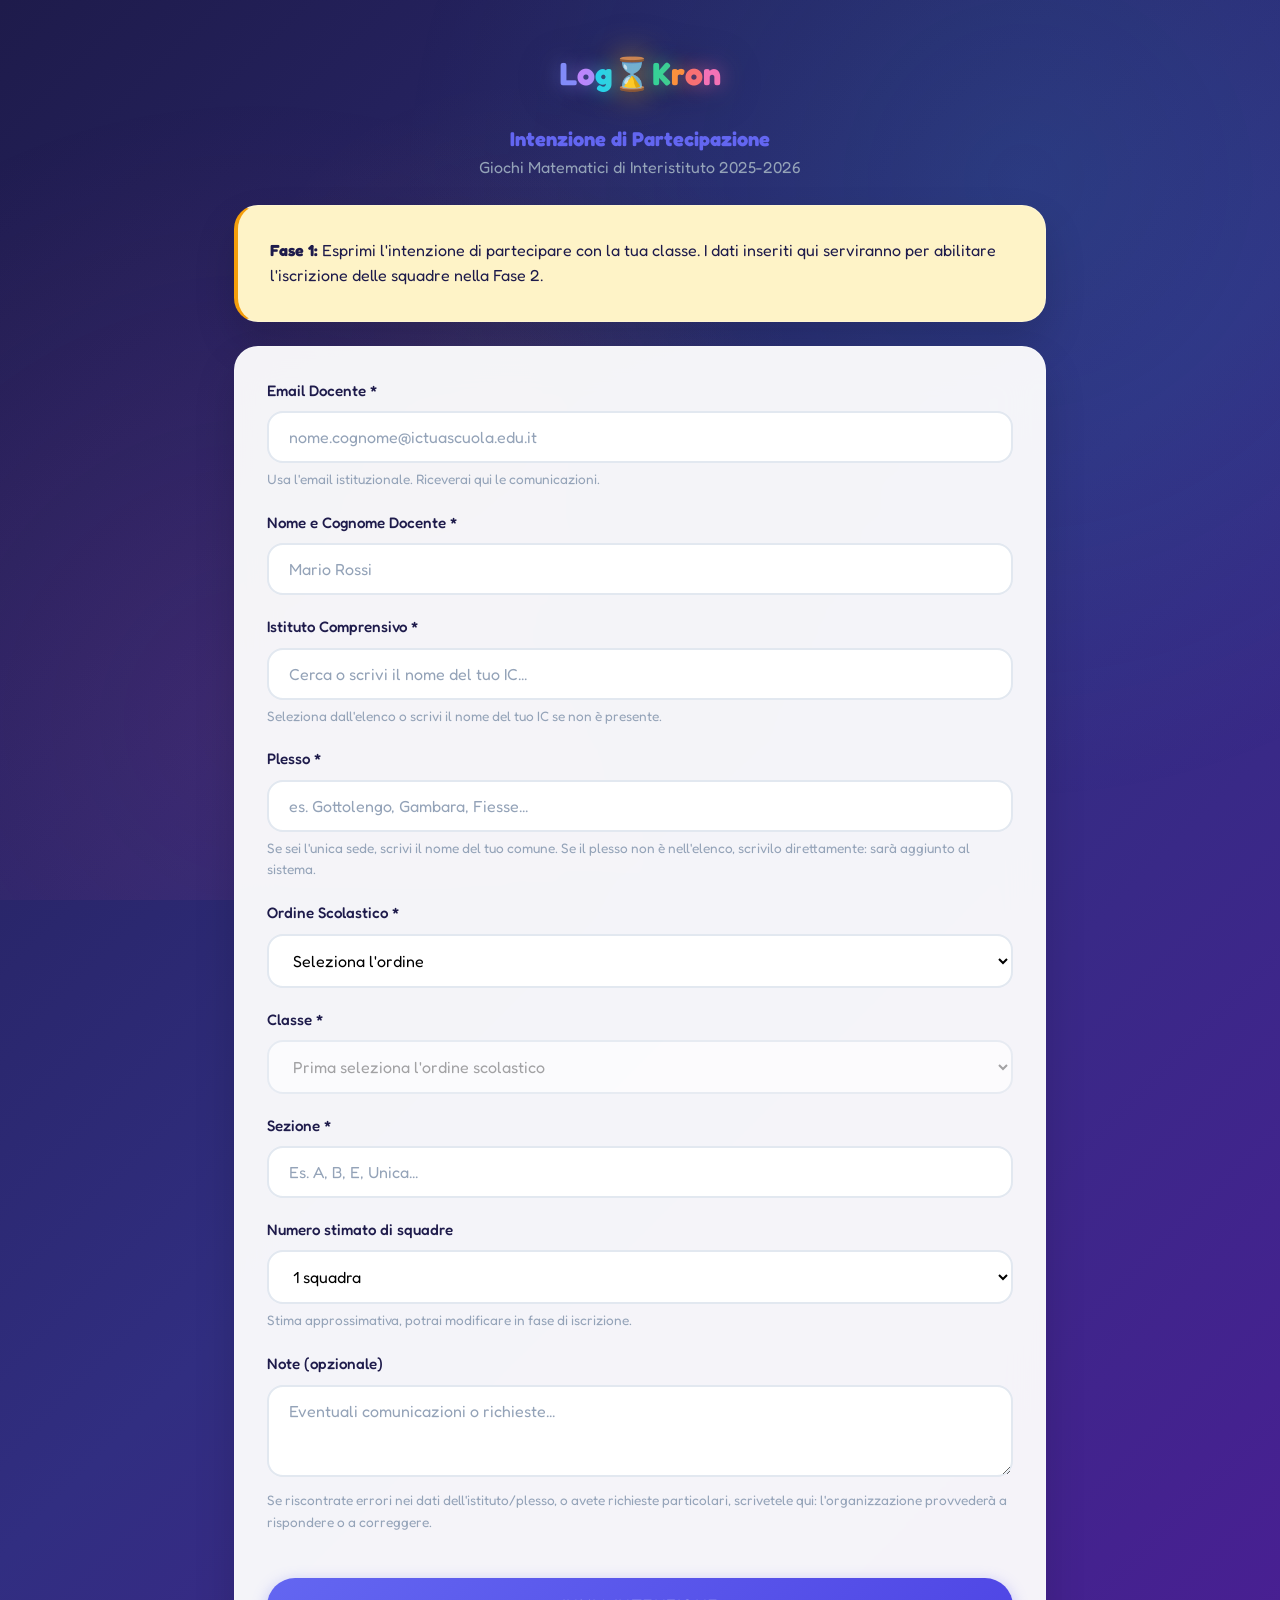
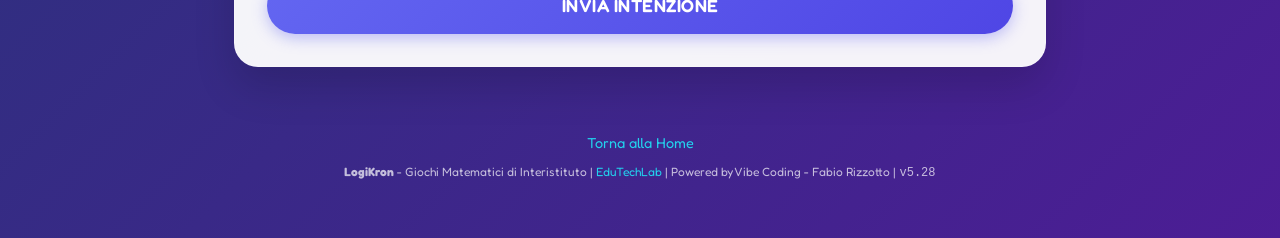
<file: intenzioni.html>
<!DOCTYPE html>
<html lang="it">
<head>
  <meta charset="UTF-8">
  <meta name="viewport" content="width=device-width, initial-scale=1.0">
  <title>LogiKron - Intenzione di Partecipazione</title>
  <link rel="stylesheet" href="css/style.css">
  <link rel="manifest" href="manifest.json">
  <link rel="icon" type="image/png" sizes="192x192" href="assets/icon-192.png">
  <link rel="apple-touch-icon" href="assets/icon-192.png">
  <meta name="theme-color" content="#4f46e5">
  <script>if('serviceWorker' in navigator){navigator.serviceWorker.register('./sw.js');navigator.serviceWorker.addEventListener('message',e=>{if(e.data&&e.data.type==='SW_UPDATED')location.reload();});}</script>
</head>
<body>
  <div class="container container-sm">

    <!-- HEADER -->
    <header class="text-center">
      <div class="logo-container" style="font-size: 2rem;">
        <span class="logo-l">L</span>
        <span class="logo-o1">o</span>
        <span class="logo-g">g</span>
        <span class="logo-sand">&#8987;</span>
        <span class="logo-k">K</span>
        <span class="logo-r">r</span>
        <span class="logo-o2">o</span>
        <span class="logo-n">n</span>
      </div>
      <h1 style="font-size: 1.25rem; color: var(--lk-primary);">
        Intenzione di Partecipazione
      </h1>
      <p class="text-muted">Giochi Matematici di Interistituto 2025-2026</p>
    </header>

    <!-- INFO -->
    <div class="card mt-3" style="background: #fef3c7; border-left: 4px solid #f59e0b;">
      <p style="margin: 0;">
        <strong>Fase 1:</strong> Esprimi l'intenzione di partecipare con la tua classe.
        I dati inseriti qui serviranno per abilitare l'iscrizione delle squadre nella Fase 2.
      </p>
    </div>

    <!-- LOADER (visibile subito, sostituito da form o messaggio errore) -->
    <div class="card mt-2" id="loadingCard" style="text-align:center; padding: 2rem 1rem;">
      <div style="font-size:2rem; margin-bottom:0.75rem;">⏳</div>
      <p style="font-weight:600; color:var(--lk-primary); margin:0 0 0.25rem 0;">Caricamento modulo in corso...</p>
      <p style="font-size:0.85rem; color:#6b7280; margin:0;">Attendi qualche secondo</p>
      <p style="font-size:0.78rem; color:#9ca3af; margin:0.5rem 0 0 0;">Per la migliore esperienza usa <strong>Google Chrome</strong>.</p>
    </div>

    <!-- FORM (nascosto di default, mostrato solo se fase = 1) -->
    <div class="card mt-2" id="formCard" style="display:none">
      <form id="formIntenzioni">

        <div class="form-group">
          <label class="form-label">Email Docente *</label>
          <input type="email" id="emailDocente" class="form-control" required
                 placeholder="nome.cognome@ictuascuola.edu.it">
          <p class="form-hint">Usa l'email istituzionale. Riceverai qui le comunicazioni.</p>
        </div>

        <div class="form-group">
          <label class="form-label">Nome e Cognome Docente *</label>
          <input type="text" id="nomeDocente" class="form-control" required
                 placeholder="Mario Rossi">
        </div>

        <div class="form-group">
          <label class="form-label">Istituto Comprensivo *</label>
          <input type="text" id="istituto" class="form-control" required
                 placeholder="Cerca o scrivi il nome del tuo IC..."
                 list="istitutiSuggeriti" autocomplete="off"
                 oninput="aggiornaPlessiSuggeriti(true)">
          <datalist id="istitutiSuggeriti"></datalist>
          <p class="form-hint" id="istitutoHint">Caricamento lista istituti...</p>
        </div>

        <div class="form-group">
          <label class="form-label">Plesso *</label>
          <input type="text" id="plesso" class="form-control" required
                 placeholder="es. Gottolengo, Gambara, Fiesse..."
                 list="plessiSuggeriti" autocomplete="off">
          <datalist id="plessiSuggeriti"></datalist>
          <p class="form-hint">Se sei l'unica sede, scrivi il nome del tuo comune. Se il plesso non è nell'elenco, scrivilo direttamente: sarà aggiunto al sistema.</p>
        </div>

        <div class="form-group">
          <label class="form-label">Ordine Scolastico *</label>
          <select id="ordine" class="form-control" required onchange="updateClassi()">
            <option value="">Seleziona l'ordine</option>
            <option value="primaria">Scuola Primaria</option>
            <option value="secondaria">Scuola Secondaria di I grado</option>
          </select>
        </div>

        <div class="form-group">
          <label class="form-label">Classe *</label>
          <select id="classe" class="form-control" required disabled>
            <option value="">Prima seleziona l'ordine scolastico</option>
          </select>
        </div>

        <div class="form-group">
          <label class="form-label">Sezione *</label>
          <input type="text" id="sezione" class="form-control" required
                 list="sezioneSuggeriti" placeholder="Es. A, B, E, Unica..."
                 maxlength="10" autocomplete="off">
          <datalist id="sezioneSuggeriti">
            <option value="A">
            <option value="B">
            <option value="C">
            <option value="D">
            <option value="E">
            <option value="F">
            <option value="G">
            <option value="Unica">
          </datalist>
        </div>

        <div class="form-group">
          <label class="form-label">Numero stimato di squadre</label>
          <select id="numeroSquadre" class="form-control">
            <option value="1">1 squadra</option>
            <option value="2">2 squadre</option>
            <option value="3">3 squadre</option>
            <option value="4">4 o piu squadre</option>
          </select>
          <p class="form-hint">Stima approssimativa, potrai modificare in fase di iscrizione.</p>
        </div>

        <div class="form-group">
          <label class="form-label">Note (opzionale)</label>
          <textarea id="note" class="form-control" rows="3"
                    placeholder="Eventuali comunicazioni o richieste..."></textarea>
          <p class="form-hint">Se riscontrate errori nei dati dell'istituto/plesso, o avete richieste particolari, scrivetele qui: l'organizzazione provvederà a rispondere o a correggere.</p>
        </div>

        <button type="submit" class="btn btn-primary btn-lg btn-block mt-3">
          Invia Intenzione
        </button>

      </form>
    </div>

    <!-- SUCCESSO (nascosto) -->
    <div id="successMessage" class="card mt-3 hidden" style="background: #d1fae5; text-align: center;">
      <h2 style="color: #065f46;">Intenzione Registrata!</h2>
      <p>Grazie per aver espresso l'intenzione di partecipare ai Giochi LogiKron.</p>
      <p>Riceverai una email quando sara aperta la fase di iscrizione squadre.</p>
      <a href="index.html" class="btn btn-outline mt-2">Torna alla Home</a>
    </div>

    <!-- FOOTER -->
    <footer class="footer">
      <p>
        <a href="index.html">Torna alla Home</a>
      </p>
      <p style="font-size: 0.75rem; margin-top: 0.5rem;">
        <strong>LogiKron</strong> - Giochi Matematici di Interistituto |
        <a href="https://edutechlab.it" target="_blank">EduTechLab</a> |
        Powered by Vibe Coding - Fabio Rizzotto | <span class="lk-version" style="font-family:monospace;"></span>
      </p>
    </footer>

  </div>

  <script src="js/config.js"></script>
  <script src="js/api.js"></script>
  <script src="js/math-bg.js"></script>
  <script>
    var _icList = [];
    var _plessiMap = {}; // { 'IC Gottolengo': ['Gottolengo','Gambara',...] }
    var _faseVerificata = false;
    var _fallbackTimer = null;

    // Popola subito datalist IC da config.js (sincrono, nessuna attesa API)
    (function() {
      const dl = document.getElementById('istitutiSuggeriti');
      if (!dl || !LOGIKRON_CONFIG.istituti) return;
      LOGIKRON_CONFIG.istituti.forEach(function(ic) {
        _plessiMap[ic.nome] = (ic.plessi || []).map(function(p) { return p.nome; });
        const opt = document.createElement('option');
        opt.value = ic.nome;
        dl.appendChild(opt);
      });
      if (LOGIKRON_CONFIG.istituti.length > 0) {
        document.getElementById('istitutoHint').textContent =
          'Seleziona dall\'elenco o scrivi il nome del tuo IC se non è presente.';
      }
    })();

    // Dopo 8 secondi senza risposta dal backend: mostra il form comunque.
    // Il server rifiuterà comunque l'invio se la fase non è attiva.
    _fallbackTimer = setTimeout(function() {
      if (!_faseVerificata) {
        _faseVerificata = true;
        document.getElementById('loadingCard').style.display = 'none';
        document.getElementById('formCard').style.display = '';
      }
    }, 8000);

    // Carica fase + dati in background (una sola chiamata)
    lkApi(LOGIKRON_CONFIG.apiUrl, { action: 'getInitData' }, 45000)
      .then(r => {
        if (!r) return;

        clearTimeout(_fallbackTimer);

        // Gestione fase (solo se non già mostrato dal fallback)
        if (!_faseVerificata) {
          _faseVerificata = true;
          document.getElementById('loadingCard').style.display = 'none';

          if (r.fase !== 1) {
            document.getElementById('formCard').outerHTML =
              '<div class="card mt-2" style="background:#fef3c7; border-left:4px solid #f59e0b; text-align:center;">' +
              '<p style="font-size:1.1rem; font-weight:600; margin:0 0 0.5rem 0;">⏸ Fase Intenzioni non attiva</p>' +
              '<p style="margin:0; color:#92400e;">' +
                (r.fase === 0 ? 'La raccolta delle intenzioni non è ancora aperta.' :
                 r.fase >= 2  ? 'La fase delle intenzioni si è conclusa. Attendi le comunicazioni dell\'organizzazione.' :
                 'Fase ' + r.fase + ': questo form non è attivo.') +
              '</p><p style="margin:0.5rem 0 0 0;"><a href="index.html">← Torna alla Home</a></p>' +
              '</div>';
            return;
          }
          document.getElementById('formCard').style.display = '';

        } else if (r.fase !== 1) {
          // Fallback timer aveva già mostrato il form, ma la fase non è attiva: blocca ora
          const fc = document.getElementById('formCard');
          if (fc) fc.outerHTML =
            '<div class="card mt-2" style="background:#fef3c7; border-left:4px solid #f59e0b; text-align:center;">' +
            '<p style="font-size:1.1rem; font-weight:600; margin:0 0 0.5rem 0;">⏸ Fase Intenzioni non attiva</p>' +
            '<p style="margin:0; color:#92400e;">' +
              (r.fase === 0 ? 'La raccolta delle intenzioni non è ancora aperta.' :
               r.fase >= 2  ? 'La fase delle intenzioni si è conclusa. Attendi le comunicazioni dell\'organizzazione.' :
               'Fase ' + r.fase + ': questo form non è attivo.') +
            '</p><p style="margin:0.5rem 0 0 0;"><a href="index.html">← Torna alla Home</a></p>' +
            '</div>';
          return;
        }

        // Popola IC/plessi — sempre, anche se il fallback aveva già mostrato il form
        const dlIstituti = document.getElementById('istitutiSuggeriti');
        if (!dlIstituti) return;
        const nomiGiaAggiunti = new Set();
        if (r.istitutiDaIntenzioni && r.istitutiDaIntenzioni.length) {
          r.istitutiDaIntenzioni.forEach(ic => {
            _plessiMap[ic.nome] = ic.plessi || [];
            const opt = document.createElement('option');
            opt.value = ic.nome;
            dlIstituti.appendChild(opt);
            nomiGiaAggiunti.add(ic.nome);
          });
        }
        if (r.istituti && r.istituti.length) {
          r.istituti.forEach(ic => {
            if (!nomiGiaAggiunti.has(ic.nome)) {
              const opt = document.createElement('option');
              opt.value = ic.nome;
              dlIstituti.appendChild(opt);
            }
          });
        }
        document.getElementById('istitutoHint').textContent =
          'Seleziona dall\'elenco o scrivi il nome del tuo IC se non è presente.';
        const icCorrente = document.getElementById('istituto').value;
        if (icCorrente) aggiornaPlessiSuggeriti(false);
      })
      .catch(() => {
        if (_faseVerificata) return;
        clearTimeout(_fallbackTimer);
        _faseVerificata = true;
        document.getElementById('loadingCard').style.display = 'none';
        document.getElementById('formCard').style.display = '';
      });

    // Poll leggero per cambi di fase (AS già caldo dopo getInitData)
    setInterval(function() {
      if (!_faseVerificata) return;
      lkApi(LOGIKRON_CONFIG.apiUrl, { action: 'getFase' }, 15000)
        .then(r => { if (r && r.fase !== 1) location.reload(); })
        .catch(() => {});
    }, 12000);

    function aggiornaPlessiSuggeriti(svuotaPlesso) {
      const ic = document.getElementById('istituto').value;
      const dl = document.getElementById('plessiSuggeriti');
      dl.innerHTML = '';
      (_plessiMap[ic] || []).forEach(p => {
        const opt = document.createElement('option');
        opt.value = p;
        dl.appendChild(opt);
      });
      if (svuotaPlesso !== false) document.getElementById('plesso').value = '';
    }

    // Aggiorna classi quando cambia ordine scolastico
    function updateClassi() {
      const ordine = document.getElementById('ordine').value;
      const classeSelect = document.getElementById('classe');

      classeSelect.innerHTML = '<option value="">Seleziona la classe</option>';

      if (ordine && LOGIKRON_CONFIG.classi[ordine]) {
        LOGIKRON_CONFIG.classi[ordine].forEach(cl => {
          const option = document.createElement('option');
          option.value = cl.nome;
          option.textContent = cl.nome;
          classeSelect.appendChild(option);
        });
        classeSelect.disabled = false;
      } else {
        classeSelect.disabled = true;
      }
    }

    // Submit form
    document.getElementById('formIntenzioni').addEventListener('submit', function(e) {
      e.preventDefault();

      const btn = e.target.querySelector('button[type="submit"]');
      btn.disabled = true;
      btn.textContent = 'Invio in corso...';

      const formData = {
        action: 'salvaIntenzione',
        email: document.getElementById('emailDocente').value,
        nome: document.getElementById('nomeDocente').value,
        istituto: document.getElementById('istituto').value.trim(),
        plesso: document.getElementById('plesso').value.trim(),
        ordine: document.getElementById('ordine').value,
        classe: document.getElementById('classe').value,
        sezione: document.getElementById('sezione').value,
        numeroSquadre: document.getElementById('numeroSquadre').value,
        note: document.getElementById('note').value,
        timestamp: new Date().toISOString()
      };

      // Timeout 45s + 1 retry automatico (gestisce il cold start di Apps Script)
      lkApi(LOGIKRON_CONFIG.apiUrl, formData, 45000)
        .catch(err => {
          if (err.message === 'Timeout risposta server') {
            btn.textContent = 'Connessione lenta, riprovando\u2026';
            return lkApi(LOGIKRON_CONFIG.apiUrl, formData, 45000);
          }
          throw err;
        })
        .then(result => {
          if (result.error) throw new Error(result.error);
          document.getElementById('formIntenzioni').parentElement.classList.add('hidden');
          document.getElementById('successMessage').classList.remove('hidden');
          // V2: fire-and-forget mail di conferma via AS
          lkApi(LOGIKRON_CONFIG.webAppUrls.admin, {
            action: 'inviaMailConfermaIntenzione',
            email: formData.email, nome: formData.nome,
            istituto: formData.istituto, plesso: formData.plesso,
            ordine: formData.ordine, classe: formData.classe,
            sezione: formData.sezione, numeroSquadre: formData.numeroSquadre,
            note: formData.note
          }, 30000).then(r => console.log('[LK-MAIL]', JSON.stringify(r))).catch(err => console.error('[LK-MAIL-ERR]', err.message));
        })
        .catch(err => {
          btn.disabled = false;
          btn.textContent = 'Invia Intenzione';
          const msg = err.message === 'Timeout risposta server'
            ? 'Il server è lento in questo momento.\nAttendi qualche secondo e riprova.'
            : err.message;
          alert('Errore durante l\'invio:\n' + msg);
        });
    });

</script>
</body>
</html>
</file>
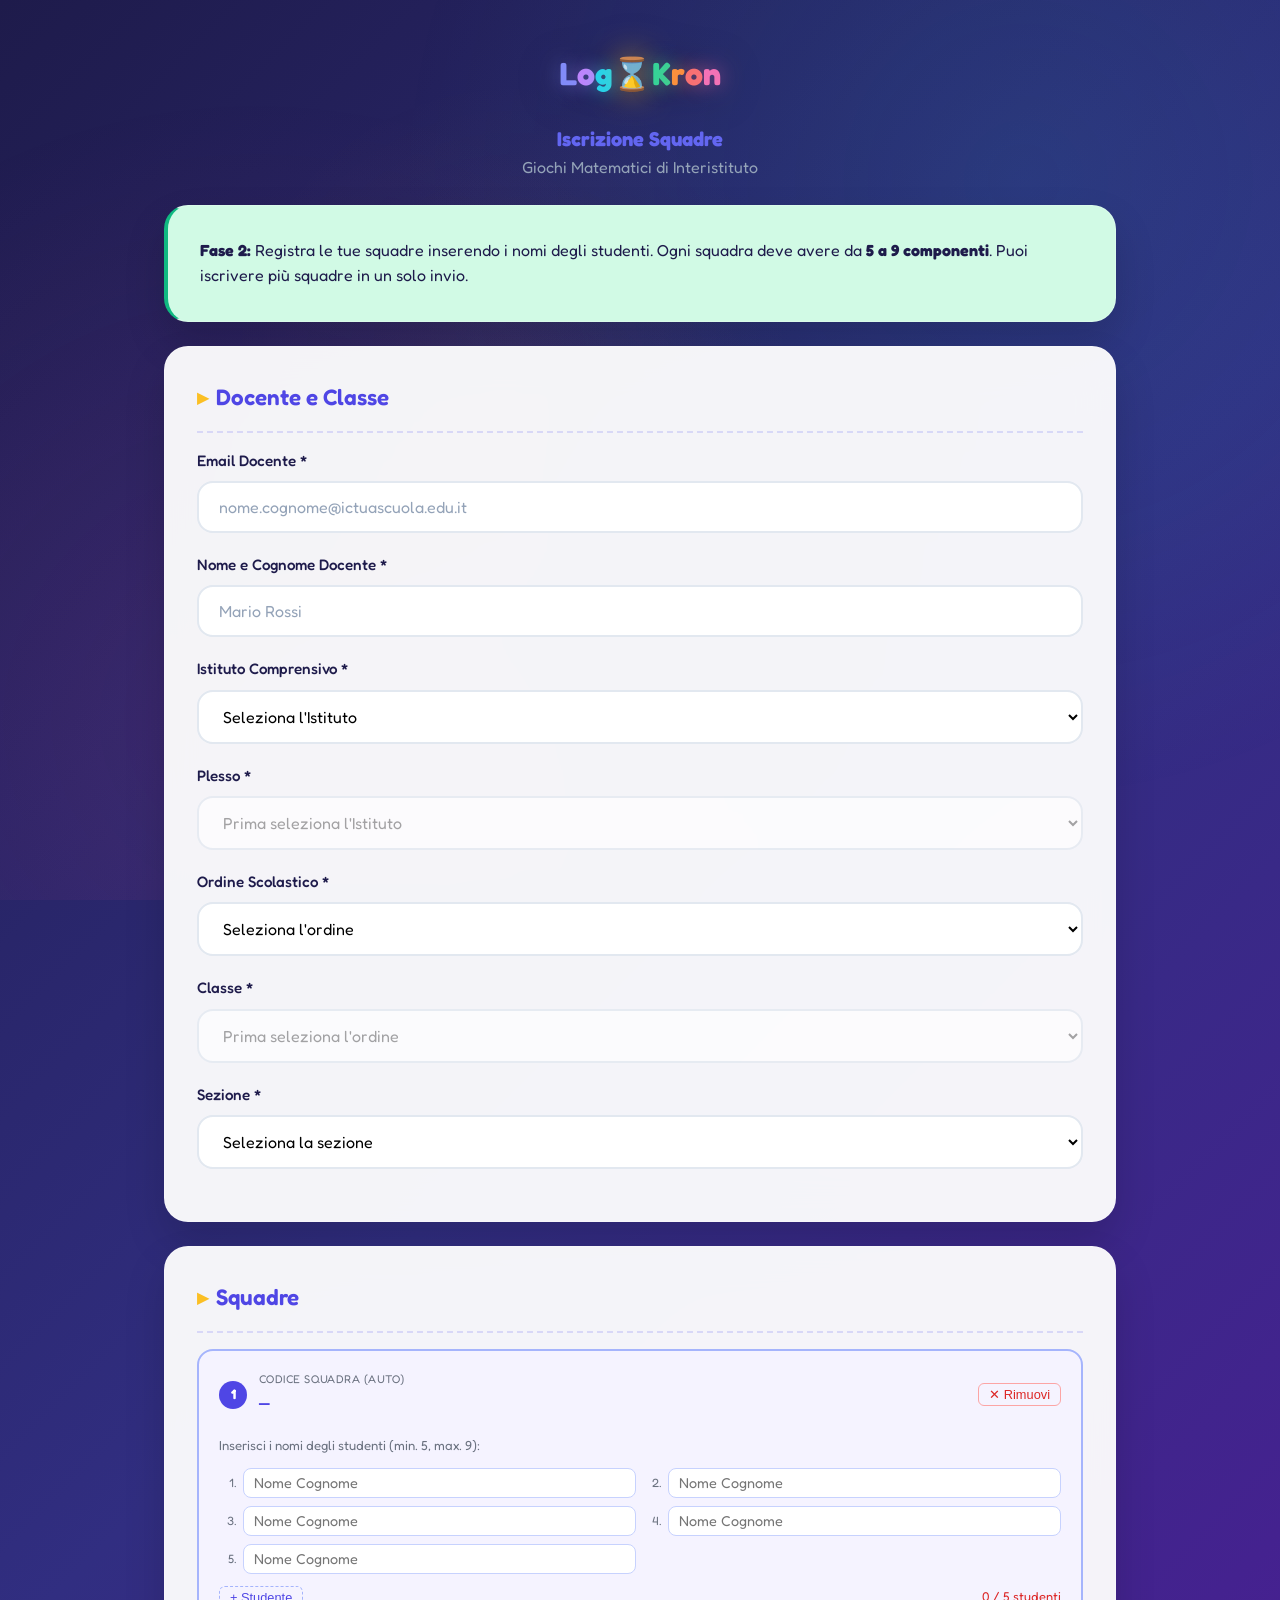
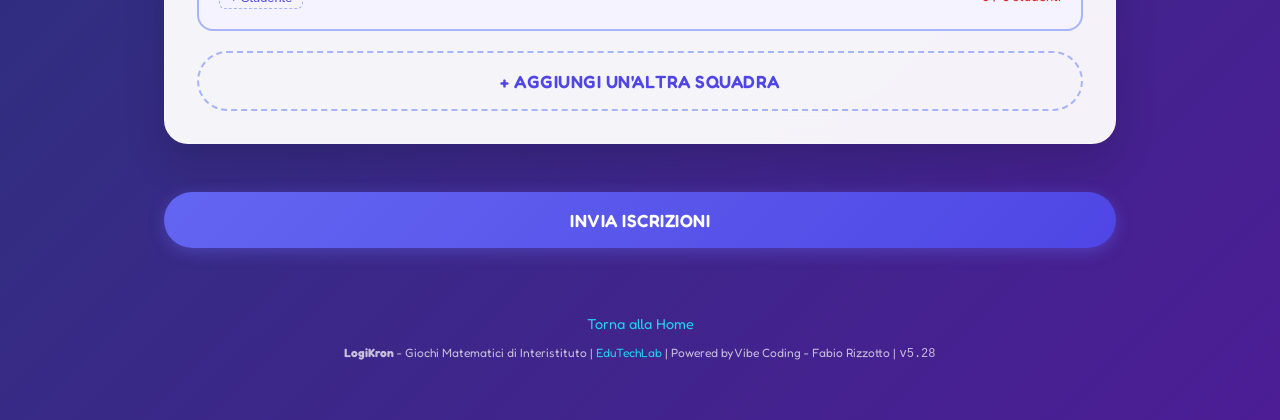
<file: iscrizioni.html>
<!DOCTYPE html>
<html lang="it">
<head>
  <meta charset="UTF-8">
  <meta name="viewport" content="width=device-width, initial-scale=1.0">
  <title>LogiKron - Iscrizione Squadre</title>
  <link rel="stylesheet" href="css/style.css">
  <link rel="manifest" href="manifest.json">
  <link rel="icon" type="image/png" sizes="192x192" href="assets/icon-192.png">
  <link rel="apple-touch-icon" href="assets/icon-192.png">
  <meta name="theme-color" content="#4f46e5">
  <script>if('serviceWorker' in navigator){navigator.serviceWorker.register('./sw.js');navigator.serviceWorker.addEventListener('message',e=>{if(e.data&&e.data.type==='SW_UPDATED')location.reload();});}</script>
  <style>
    .squadra-card {
      background: #f5f3ff;
      border: 2px solid #a5b4fc;
      border-radius: var(--lk-radius-md);
      padding: 1.25rem;
      margin-bottom: 1rem;
      position: relative;
    }
    .squadra-card-header {
      display: flex;
      align-items: center;
      gap: 0.75rem;
      margin-bottom: 1rem;
    }
    .squadra-numero {
      background: #4f46e5;
      color: white;
      font-weight: 700;
      font-size: 0.85rem;
      width: 28px;
      height: 28px;
      border-radius: 50%;
      display: flex;
      align-items: center;
      justify-content: center;
      flex-shrink: 0;
    }
    .btn-rimuovi-squadra {
      margin-left: auto;
      background: none;
      border: 1px solid #fca5a5;
      color: #dc2626;
      border-radius: 6px;
      padding: 3px 10px;
      font-size: 0.8rem;
      cursor: pointer;
    }
    .studenti-grid {
      display: grid;
      grid-template-columns: 1fr 1fr;
      gap: 0.5rem;
      margin-bottom: 0.75rem;
    }
    .studente-row {
      display: flex;
      align-items: center;
      gap: 0.4rem;
    }
    .studente-num {
      font-size: 0.75rem;
      color: #6b7280;
      width: 18px;
      text-align: right;
      flex-shrink: 0;
    }
    .studente-input {
      flex: 1;
      padding: 0.35rem 0.6rem;
      font-size: 0.9rem;
      border: 1px solid #c7d2fe;
      border-radius: 8px;
      font-family: inherit;
      background: white;
    }
    .studente-input:focus {
      outline: none;
      border-color: #6366f1;
      box-shadow: 0 0 0 2px rgba(99,102,241,0.15);
    }
    .squadra-footer {
      display: flex;
      align-items: center;
      justify-content: space-between;
      flex-wrap: wrap;
      gap: 0.5rem;
      margin-top: 0.5rem;
    }
    .studenti-count {
      font-size: 0.8rem;
      color: #6b7280;
    }
    .studenti-count.ok { color: #059669; font-weight: 600; }
    .studenti-count.warn { color: #dc2626; }
    .btn-studente {
      background: none;
      border: 1px dashed #a5b4fc;
      color: #4f46e5;
      border-radius: 6px;
      padding: 3px 10px;
      font-size: 0.8rem;
      cursor: pointer;
    }
    .btn-studente:disabled { opacity: 0.4; cursor: default; }
    #btnAggiungiSquadra {
      width: 100%;
      margin-top: 0.25rem;
      border: 2px dashed #a5b4fc;
      background: transparent;
      color: #4f46e5;
      font-weight: 600;
    }
    @media (max-width: 480px) {
      .studenti-grid { grid-template-columns: 1fr; }
    }
  </style>
</head>
<body>
  <div class="container container-md">

    <!-- HEADER -->
    <header class="text-center">
      <div class="logo-container" style="font-size: 2rem;">
        <span class="logo-l">L</span><span class="logo-o1">o</span><span class="logo-g">g</span>
        <span class="logo-sand">&#8987;</span>
        <span class="logo-k">K</span><span class="logo-r">r</span><span class="logo-o2">o</span><span class="logo-n">n</span>
      </div>
      <h1 style="font-size: 1.25rem; color: var(--lk-primary);">Iscrizione Squadre</h1>
      <p class="text-muted">Giochi Matematici di Interistituto</p>
    </header>

    <!-- INFO -->
    <div class="card mt-3" style="background: #d1fae5; border-left: 4px solid #10b981;">
      <p style="margin: 0;">
        <strong>Fase 2:</strong> Registra le tue squadre inserendo i nomi degli studenti.
        Ogni squadra deve avere da <strong>5 a 9 componenti</strong>.
        Puoi iscrivere più squadre in un solo invio.
      </p>
    </div>

    <!-- LOADER (visibile subito, sostituito da form o messaggio errore) -->
    <div class="card mt-2" id="loadingCard" style="text-align:center; padding: 2rem 1rem;">
      <div style="font-size:2rem; margin-bottom:0.75rem;">⏳</div>
      <p style="font-weight:600; color:var(--lk-primary); margin:0 0 0.25rem 0;">Caricamento modulo in corso...</p>
      <p style="font-size:0.85rem; color:#6b7280; margin:0;">Attendi qualche secondo</p>
    </div>

    <!-- FORM (nascosto di default, mostrato solo se fase = 2) -->
    <form id="formIscrizioni" novalidate style="display:none">

      <!-- SEZIONE 1: DOCENTE E CLASSE -->
      <div class="card mt-2">
        <div class="card-header">
          <h2 class="card-title">Docente e Classe</h2>
        </div>

        <div class="form-group">
          <label class="form-label">Email Docente *</label>
          <input type="email" id="emailDocente" class="form-control" required
                 placeholder="nome.cognome@ictuascuola.edu.it">
        </div>

        <div class="form-group">
          <label class="form-label">Nome e Cognome Docente *</label>
          <input type="text" id="nomeDocente" class="form-control" required placeholder="Mario Rossi">
        </div>

        <div class="form-group">
          <label class="form-label">Istituto Comprensivo *</label>
          <select id="istituto" class="form-control" required onchange="updatePlessi()">
            <option value="">Seleziona l'Istituto</option>
          </select>
        </div>

        <div class="form-group">
          <label class="form-label">Plesso *</label>
          <select id="plesso" class="form-control" required disabled onchange="onPlessoChange()">
            <option value="">Prima seleziona l'Istituto</option>
          </select>
          <input type="text" id="plessoCustom" class="form-control" placeholder="Scrivi il nome del plesso"
                 style="display:none;margin-top:0.5rem;" oninput="aggiornaNoiSquadre()">
        </div>

        <div class="form-group">
          <label class="form-label">Ordine Scolastico *</label>
          <select id="ordine" class="form-control" required onchange="updateClassi()">
            <option value="">Seleziona l'ordine</option>
            <option value="primaria">Scuola Primaria</option>
            <option value="secondaria">Scuola Secondaria di I grado</option>
          </select>
        </div>

        <div class="form-group">
          <label class="form-label">Classe *</label>
          <select id="classe" class="form-control" required disabled onchange="aggiornaNoiSquadre()">
            <option value="">Prima seleziona l'ordine</option>
          </select>
        </div>

        <div class="form-group">
          <label class="form-label">Sezione *</label>
          <select id="sezione" class="form-control" required onchange="aggiornaNoiSquadre()">
            <option value="">Seleziona la sezione</option>
            <option>A</option><option>B</option><option>C</option>
            <option>D</option><option>Unica</option>
          </select>
        </div>
      </div>

      <!-- SEZIONE 2: SQUADRE -->
      <div class="card mt-2">
        <div class="card-header">
          <h2 class="card-title">Squadre</h2>
        </div>

        <div id="squadreContainer"></div>

        <button type="button" id="btnAggiungiSquadra" class="btn btn-outline btn-lg"
                onclick="aggiungiSquadra()">
          + Aggiungi un'altra squadra
        </button>
      </div>

      <button type="submit" class="btn btn-primary btn-lg btn-block mt-3">
        Invia Iscrizioni
      </button>

    </form>

    <!-- SUCCESSO -->
    <div id="successMessage" class="card mt-3 hidden" style="background: #d1fae5; text-align: center;">
      <h2 style="color: #065f46;">Iscrizioni Registrate!</h2>
      <p id="successText">Le tue squadre sono state iscritte con successo.</p>
      <p>Riceverai una email di conferma con il riepilogo delle squadre.</p>
      <p style="font-size: 0.85rem; color: #065f46; margin-top: 0.5rem;">
        Hai squadre da iscrivere per un'altra classe o plesso?
      </p>
      <div style="display: flex; gap: 0.75rem; justify-content: center; flex-wrap: wrap; margin-top: 1rem;">
        <button onclick="resetForm()" class="btn btn-primary">
          Registra un'altra classe
        </button>
        <a href="index.html" class="btn btn-outline">Torna alla Home</a>
      </div>
    </div>

    <!-- FOOTER -->
    <footer class="footer">
      <p><a href="index.html">Torna alla Home</a></p>
      <p style="font-size: 0.75rem; margin-top: 0.5rem;">
        <strong>LogiKron</strong> - Giochi Matematici di Interistituto |
        <a href="https://edutechlab.it" target="_blank">EduTechLab</a> |
        Powered by Vibe Coding - Fabio Rizzotto | <span class="lk-version" style="font-family:monospace;"></span>
      </p>
    </footer>

  </div>

  <script src="js/config.js"></script>
  <script src="js/api.js"></script>
  <script src="js/math-bg.js"></script>
  <script>
    const MIN_STUDENTI = 5;
    const MAX_STUDENTI = 9;
    let squadraCount = 0;

    // Dati IC/Plessi (per compatibilità con fallback)
    let istitutiDaIntenzioni = [];

    // Mappe sigle ufficiali dal backend
    let _icSigleMap = {};      // 'IC Gottolengo' → 'GT'
    let _plessiSigleMap = {};  // 'Fiesse' → 'FI'
    function abbreviaClasse(nome) {
      if (nome.toLowerCase().includes('pluriclasse')) {
        return 'P' + nome.replace(/[^0-9]/g, '');  // "Pluriclasse 3^-4^" → "P34"
      }
      return nome.replace(/[^0-9]/g, '');           // "4^" → "4"
    }

    // Offset dal backend: quante squadre con questo prefisso esistono già nello sheet
    let baseNumero = 0;
    let prefissoCorrente = ''; // per rilevare quando cambiano i dropdown

    function generaPrefisso() {
      const icVal     = document.getElementById('istituto').value;
      const plessoVal = getPlessoValue();
      const ordine    = document.getElementById('ordine').value;
      const classe    = document.getElementById('classe').value;
      const sezione   = document.getElementById('sezione').value;
      if (!icVal || !plessoVal || !ordine || !classe || !sezione) return '';

      const icCode     = _icSigleMap[icVal]       || icVal.replace(/^IC /i, '').substring(0, 2).toUpperCase();
      const plessoCode = _plessiSigleMap[plessoVal] || plessoVal.substring(0, 2).toUpperCase();
      // Se le due sigle coincidono (IC a sede unica) non duplicare
      const scuolaPart  = (icCode === plessoCode) ? icCode : icCode + plessoCode;
      const ordinePart  = ordine === 'primaria' ? 'PRI' : 'SEC';
      const classePart  = abbreviaClasse(classe);
      const sezionePart = sezione === 'Unica' ? 'U' : sezione;
      return scuolaPart + ordinePart + classePart + sezionePart;
    }

    function generaNomeSquadra(posizione) {
      const prefisso = generaPrefisso();
      if (!prefisso) return '—';
      return prefisso + (baseNumero + posizione);
    }

    function _renderNoiSquadre() {
      const notaAttesa = document.getElementById('notaAttesaCodici');
      if (notaAttesa) notaAttesa.style.display = 'none';
      document.querySelectorAll('.squadra-card').forEach((card, idx) => {
        const cardId = card.id.replace('squadra-', '');
        const pos = idx + 1;
        const badge = card.querySelector('.squadra-numero');
        if (badge) badge.textContent = pos;
        const nomeEl = document.getElementById('nomeSquadra-' + cardId);
        if (nomeEl) {
          nomeEl.textContent = generaNomeSquadra(pos);
          nomeEl.style.opacity = '1';
        }
      });
    }

    function aggiornaNoiSquadre() {
      const prefisso = generaPrefisso();

      // Dropdown incompleti: mostra trattino
      if (!prefisso) {
        document.querySelectorAll('.squadra-card').forEach((card, idx) => {
          const badge = card.querySelector('.squadra-numero');
          if (badge) badge.textContent = idx + 1;
          const nomeEl = document.getElementById('nomeSquadra-' + card.id.replace('squadra-', ''));
          if (nomeEl) { nomeEl.textContent = '—'; nomeEl.style.opacity = '1'; }
        });
        return;
      }

      // Prefisso cambiato: chiedi al backend il massimo già usato
      if (prefisso !== prefissoCorrente) {
        prefissoCorrente = prefisso;
        baseNumero = 0;
        // Mostra "..." mentre aspetta la risposta
        document.querySelectorAll('[id^="nomeSquadra-"]').forEach(el => {
          el.textContent = '...';
          el.style.opacity = '0.45';
        });
        // Nota di attesa
        let notaAttesa = document.getElementById('notaAttesaCodici');
        if (!notaAttesa) {
          notaAttesa = document.createElement('p');
          notaAttesa.id = 'notaAttesaCodici';
          notaAttesa.style.cssText = 'font-size:0.78rem;color:#6b7280;margin:0.25rem 0 0 0;';
          notaAttesa.textContent = 'Verifica codici sul server...';
          const container = document.getElementById('squadreContainer');
          if (container) container.parentNode.insertBefore(notaAttesa, container);
        }
        notaAttesa.style.display = 'block';
        lkApi(LOGIKRON_CONFIG.apiUrl, { action: 'getMaxSquadra', prefisso: prefisso }, 30000)
          .then(r => {
            if (prefisso !== prefissoCorrente) return; // dropdown cambiati nel frattempo
            baseNumero = (r && typeof r.max === 'number') ? r.max : 0;
            _renderNoiSquadre();
          })
          .catch(() => {
            if (prefisso !== prefissoCorrente) return;
            baseNumero = 0;
            _renderNoiSquadre();
          });
      } else {
        _renderNoiSquadre();
      }
    }

    function initIstituti() {
      const sel = document.getElementById('istituto');

      // Pre-popola subito da config.js (sincrono, nessuna attesa API)
      sel.innerHTML = '<option value="">Seleziona l\'Istituto</option>';
      LOGIKRON_CONFIG.istituti.forEach(ic => {
        const opt = document.createElement('option');
        opt.value = ic.nome;
        opt.textContent = ic.nome;
        sel.appendChild(opt);
      });
      sel.disabled = false;

      // Aggiorna in background: sigle ufficiali + eventuali nuovi IC da intenzioni
      const nomiConfig = new Set(LOGIKRON_CONFIG.istituti.map(ic => ic.nome));
      lkApi(LOGIKRON_CONFIG.apiUrl, { action: 'getIstituti' })
        .then(r => {
          const list = (r && r.istituti) ? r.istituti : [];
          _icSigleMap = {};
          list.forEach(ic => { _icSigleMap[ic.nome] = ic.sigla; });
          list.forEach(ic => {
            if (!nomiConfig.has(ic.nome)) {
              const opt = document.createElement('option');
              opt.value = ic.nome;
              opt.textContent = ic.nome;
              sel.appendChild(opt);
              nomiConfig.add(ic.nome);
            }
          });
        })
        .catch(() => {
          lkApi(LOGIKRON_CONFIG.apiUrl, { action: 'getIstitutiDaIntenzioni' })
            .then(data => {
              (Array.isArray(data) ? data : []).forEach(ic => {
                if (!nomiConfig.has(ic.nome)) {
                  const opt = document.createElement('option');
                  opt.value = ic.nome;
                  opt.textContent = ic.nome;
                  sel.appendChild(opt);
                  nomiConfig.add(ic.nome);
                }
              });
            })
            .catch(() => {}); // config già popolato, niente da fare
        });
    }

    function updatePlessi() {
      const icNome = document.getElementById('istituto').value;
      const sel = document.getElementById('plesso');
      _plessiSigleMap = {};
      if (!icNome) {
        sel.innerHTML = '<option value="">Seleziona prima l\'Istituto</option>';
        sel.disabled = true;
        aggiornaNoiSquadre();
        return;
      }

      // Pre-popola subito da config.js (sincrono, nessuna attesa API)
      const icConfig = LOGIKRON_CONFIG.istituti.find(ic => ic.nome === icNome);
      sel.innerHTML = '<option value="">Seleziona il plesso</option>';
      if (icConfig && icConfig.plessi.length > 0) {
        icConfig.plessi.forEach(p => {
          if (p.sigla) _plessiSigleMap[p.nome] = p.sigla;
          const opt = document.createElement('option');
          opt.value = p.nome;
          opt.textContent = p.nome;
          sel.appendChild(opt);
        });
        const altroOpt = document.createElement('option');
        altroOpt.value = '__altro__';
        altroOpt.textContent = '✏️ Altro (inserisci manualmente)...';
        sel.appendChild(altroOpt);
        sel.disabled = false;
        aggiornaNoiSquadre();
      }

      // Aggiorna in background con dati ufficiali dal backend (sigle + nuovi plessi)
      lkApi(LOGIKRON_CONFIG.apiUrl, { action: 'getPlessi', ic: icNome })
        .then(r => {
          const plessi = (r && r.plessi) ? r.plessi.filter(p => p.ic === icNome) : [];
          if (plessi.length === 0) return; // nessun dato utile, tieni config
          plessi.forEach(p => { if (p.sigla) _plessiSigleMap[p.nome] = p.sigla; });
          sel.innerHTML = '<option value="">Seleziona il plesso</option>';
          plessi.forEach(p => {
            const opt = document.createElement('option');
            opt.value = p.nome;
            opt.textContent = p.nome;
            sel.appendChild(opt);
          });
          const altroOpt = document.createElement('option');
          altroOpt.value = '__altro__';
          altroOpt.textContent = '✏️ Altro (inserisci manualmente)...';
          sel.appendChild(altroOpt);
          sel.disabled = false;
          aggiornaNoiSquadre();
        })
        .catch(() => {
          // config già popolato; aggiungi __altro__ se manca
          if (!sel.querySelector('[value="__altro__"]')) {
            const altroOpt = document.createElement('option');
            altroOpt.value = '__altro__';
            altroOpt.textContent = '✏️ Inserisci manualmente...';
            sel.appendChild(altroOpt);
          }
          sel.disabled = false;
          aggiornaNoiSquadre();
        });
    }

    function onPlessoChange() {
      const sel = document.getElementById('plesso');
      const custom = document.getElementById('plessoCustom');
      if (sel.value === '__altro__') {
        custom.style.display = 'block';
        custom.required = true;
        custom.focus();
      } else {
        custom.style.display = 'none';
        custom.required = false;
        custom.value = '';
      }
      aggiornaNoiSquadre();
    }

    function getPlessoValue() {
      const sel = document.getElementById('plesso');
      if (sel.value === '__altro__') return document.getElementById('plessoCustom').value.trim();
      return sel.value;
    }

    function updateClassi() {
      const ordine = document.getElementById('ordine').value;
      const sel = document.getElementById('classe');
      sel.innerHTML = '<option value="">Seleziona la classe</option>';
      if (ordine && LOGIKRON_CONFIG.classi[ordine]) {
        LOGIKRON_CONFIG.classi[ordine].forEach(cl => {
          const opt = document.createElement('option');
          opt.value = cl.nome;
          opt.textContent = cl.nome;
          sel.appendChild(opt);
        });
        sel.disabled = false;
      } else {
        sel.disabled = true;
      }
      aggiornaNoiSquadre();
    }

    function aggiungiSquadra() {
      squadraCount++;
      const n = squadraCount;
      const div = document.createElement('div');
      div.className = 'squadra-card';
      div.id = 'squadra-' + n;

      let studentiHtml = '<div class="studenti-grid" id="studenti-grid-' + n + '">';
      for (let i = 1; i <= MIN_STUDENTI; i++) {
        studentiHtml += rowStudente(n, i);
      }
      studentiHtml += '</div>';

      div.innerHTML = `
        <div class="squadra-card-header">
          <div class="squadra-numero">${n}</div>
          <div style="flex:1; display:flex; flex-direction:column; gap:0.1rem;">
            <span style="font-size:0.7rem; color:#6b7280; text-transform:uppercase; letter-spacing:0.04em;">Codice squadra (auto)</span>
            <code id="nomeSquadra-${n}" style="font-size:1.1rem; font-weight:800; color:#4f46e5; letter-spacing:0.08em;">—</code>
          </div>
          <button type="button" class="btn-rimuovi-squadra"
                  onclick="rimuoviSquadra(${n})" title="Rimuovi squadra">✕ Rimuovi</button>
        </div>
        <p style="font-size:0.82rem; color:#6b7280; margin: 0 0 0.75rem 0;">
          Inserisci i nomi degli studenti (min. 5, max. 9):
        </p>
        ${studentiHtml}
        <div class="squadra-footer">
          <button type="button" class="btn-studente" id="btnAdd-${n}"
                  onclick="aggiungiStudente(${n})">+ Studente</button>
          <span class="studenti-count warn" id="count-${n}">
            ${MIN_STUDENTI} studenti inseriti
          </span>
        </div>
      `;

      document.getElementById('squadreContainer').appendChild(div);
      aggiornaCount(n);
      aggiornaBottoneAggiungi();
      aggiornaNoiSquadre();
    }

    function rowStudente(squadraId, num) {
      return `<div class="studente-row" id="row-${squadraId}-${num}">
        <span class="studente-num">${num}.</span>
        <input type="text" class="studente-input"
               id="studente-${squadraId}-${num}"
               placeholder="Nome Cognome"
               oninput="aggiornaCount(${squadraId})">
      </div>`;
    }

    function aggiungiStudente(squadraId) {
      const grid = document.getElementById('studenti-grid-' + squadraId);
      const righe = grid.querySelectorAll('.studente-row').length;
      if (righe >= MAX_STUDENTI) return;
      const num = righe + 1;
      grid.insertAdjacentHTML('beforeend', rowStudente(squadraId, num));
      aggiornaCount(squadraId);
    }

    function aggiornaCount(squadraId) {
      const grid = document.getElementById('studenti-grid-' + squadraId);
      const inputs = grid.querySelectorAll('.studente-input');
      const compilati = Array.from(inputs).filter(i => i.value.trim() !== '').length;
      const tot = inputs.length;
      const span = document.getElementById('count-' + squadraId);
      const btnAdd = document.getElementById('btnAdd-' + squadraId);

      span.textContent = compilati + ' / ' + tot + ' studenti';
      if (compilati >= MIN_STUDENTI) {
        span.className = 'studenti-count ok';
      } else {
        span.className = 'studenti-count warn';
      }
      if (btnAdd) btnAdd.disabled = tot >= MAX_STUDENTI;
    }

    function rimuoviSquadra(n) {
      if (document.querySelectorAll('.squadra-card').length <= 1) {
        alert('Deve esserci almeno una squadra.');
        return;
      }
      const el = document.getElementById('squadra-' + n);
      if (el) el.remove();
      aggiornaBottoneAggiungi();
      aggiornaNoiSquadre();
    }

    function aggiornaBottoneAggiungi() {
      // Limite pratico: max 10 squadre
      const tot = document.querySelectorAll('.squadra-card').length;
      document.getElementById('btnAggiungiSquadra').disabled = tot >= 10;
    }

    function raccogliSquadre() {
      const cards = document.querySelectorAll('.squadra-card');
      const teams = [];
      cards.forEach(card => {
        const id = card.id.replace('squadra-', '');
        const nomeEl = document.getElementById('nomeSquadra-' + id);
        const nome = (nomeEl ? nomeEl.textContent : '').trim();
        const inputs = card.querySelectorAll('.studente-input');
        const studenti = Array.from(inputs).map(i => i.value.trim()).filter(v => v !== '');
        teams.push({ nome: nome || ('SQUADRA' + id), studenti: studenti });
      });
      return teams;
    }

    // Submit
    document.getElementById('formIscrizioni').addEventListener('submit', function(e) {
      e.preventDefault();

      const email = document.getElementById('emailDocente').value.trim();
      const nome = document.getElementById('nomeDocente').value.trim();
      const istituto = document.getElementById('istituto').value;
      const plesso = getPlessoValue();
      const ordine = document.getElementById('ordine').value;
      const classe = document.getElementById('classe').value;
      const sezione = document.getElementById('sezione').value;

      if (!email || !nome || !istituto || !plesso || !ordine || !classe || !sezione) {
        alert('Compila tutti i campi obbligatori nella sezione Docente e Classe.');
        return;
      }

      const teams = raccogliSquadre();
      const valide = teams.filter(t => t.studenti.length >= MIN_STUDENTI);
      if (valide.length === 0) {
        alert('Ogni squadra deve avere almeno ' + MIN_STUDENTI + ' studenti.');
        return;
      }
      if (teams.some(t => t.studenti.length > 0 && t.studenti.length < MIN_STUDENTI)) {
        if (!confirm('Alcune squadre hanno meno di ' + MIN_STUDENTI + ' studenti e saranno ignorate. Continuare?')) return;
      }

      const btn = e.target.querySelector('button[type="submit"]');
      btn.disabled = true;
      btn.textContent = 'Invio in corso...';

      lkApi(LOGIKRON_CONFIG.apiUrl, {
        action: 'salvaIscrizione',
        email: email,
        nome: nome,
        istituto: istituto,
        plesso: plesso,
        ordine: ordine,
        classe: classe,
        sezione: sezione,
        teams: JSON.stringify(teams),
        timestamp: new Date().toISOString()
      })
      .then(result => {
        if (result.error) throw new Error(result.error);
        const nSq = result.squadre ? result.squadre.length : teams.length;
        document.getElementById('formIscrizioni').classList.add('hidden');
        document.getElementById('successText').textContent =
          nSq + ' squadr' + (nSq === 1 ? 'a iscritta' : 'e iscritte') + ' con successo!';
        document.getElementById('successMessage').classList.remove('hidden');
        // V2: fire-and-forget mail di conferma via AS
        lkApi(LOGIKRON_CONFIG.webAppUrls.admin, {
          action: 'inviaMailConfermaIscrizione',
          email: email, nome: nome, istituto: istituto, plesso: plesso,
          ordine: ordine, classe: classe, sezione: sezione,
          teamsJson: JSON.stringify(teams)
        }, 30000).catch(() => {});
      })
      .catch(err => {
        btn.disabled = false;
        btn.textContent = 'Invia Iscrizioni';
        alert('Errore:\n' + err.message);
      });
    });

    function resetForm() {
      // Resetta il form e torna alla schermata di inserimento
      document.getElementById('formIscrizioni').reset();
      document.getElementById('plesso').disabled = true;
      const plessoCustom = document.getElementById('plessoCustom');
      plessoCustom.style.display = 'none';
      plessoCustom.value = '';
      document.getElementById('classe').disabled = true;
      document.getElementById('squadreContainer').innerHTML = '';
      squadraCount = 0;
      aggiungiSquadra();
      document.getElementById('formIscrizioni').classList.remove('hidden');
      document.getElementById('successMessage').classList.add('hidden');
      const btn = document.querySelector('#formIscrizioni button[type="submit"]');
      btn.disabled = false;
      btn.textContent = 'Invia Iscrizioni';
      window.scrollTo(0, 0);
    }

    // Verifica fase all'avvio: blocca il form se le iscrizioni non sono aperte
    var _faseIscrizioni = null;
    function checkFaseIscrizioni() {
      lkApi(LOGIKRON_CONFIG.apiUrl, { action: 'getFase' })
        .then(r => {
          if (!r) return;
          const attiva = (r.fase === 2);
          if (_faseIscrizioni === null) {
            _faseIscrizioni = attiva;
            const loader = document.getElementById('loadingCard');
            if (loader) loader.style.display = 'none';
            if (attiva) {
              document.getElementById('formIscrizioni').style.display = '';
            } else {
              document.getElementById('formIscrizioni').outerHTML =
                '<div class="card mt-2" style="background:#fef3c7; border-left:4px solid #f59e0b; text-align:center;">' +
                '<p style="font-size:1.1rem; font-weight:600; margin:0 0 0.5rem 0;">⏸ Fase Iscrizioni non attiva</p>' +
                '<p style="margin:0; color:#92400e;">' +
                  (r.fase < 2 ? 'Le iscrizioni non sono ancora aperte. Attendi la comunicazione dall\'organizzazione.' :
                   'La fase delle iscrizioni si è conclusa. Per informazioni contatta l\'organizzazione.') +
                '</p><p style="margin:0.5rem 0 0 0;"><a href="index.html">← Torna alla Home</a></p>' +
                '</div>';
            }
          } else if (attiva !== _faseIscrizioni) {
            // Fase cambiata mentre la pagina era aperta: ricarica
            location.reload();
          }
        })
        .catch(function() {
          if (_faseIscrizioni === null) {
            _faseIscrizioni = true;
            const loader = document.getElementById('loadingCard');
            if (loader) loader.style.display = 'none';
            document.getElementById('formIscrizioni').style.display = '';
          }
        });
    }
    checkFaseIscrizioni();
    setInterval(checkFaseIscrizioni, 12000);

    // Init
    initIstituti();
    aggiungiSquadra(); // parte con 1 squadra già pronta
  </script>
</body>
</html>
</file>
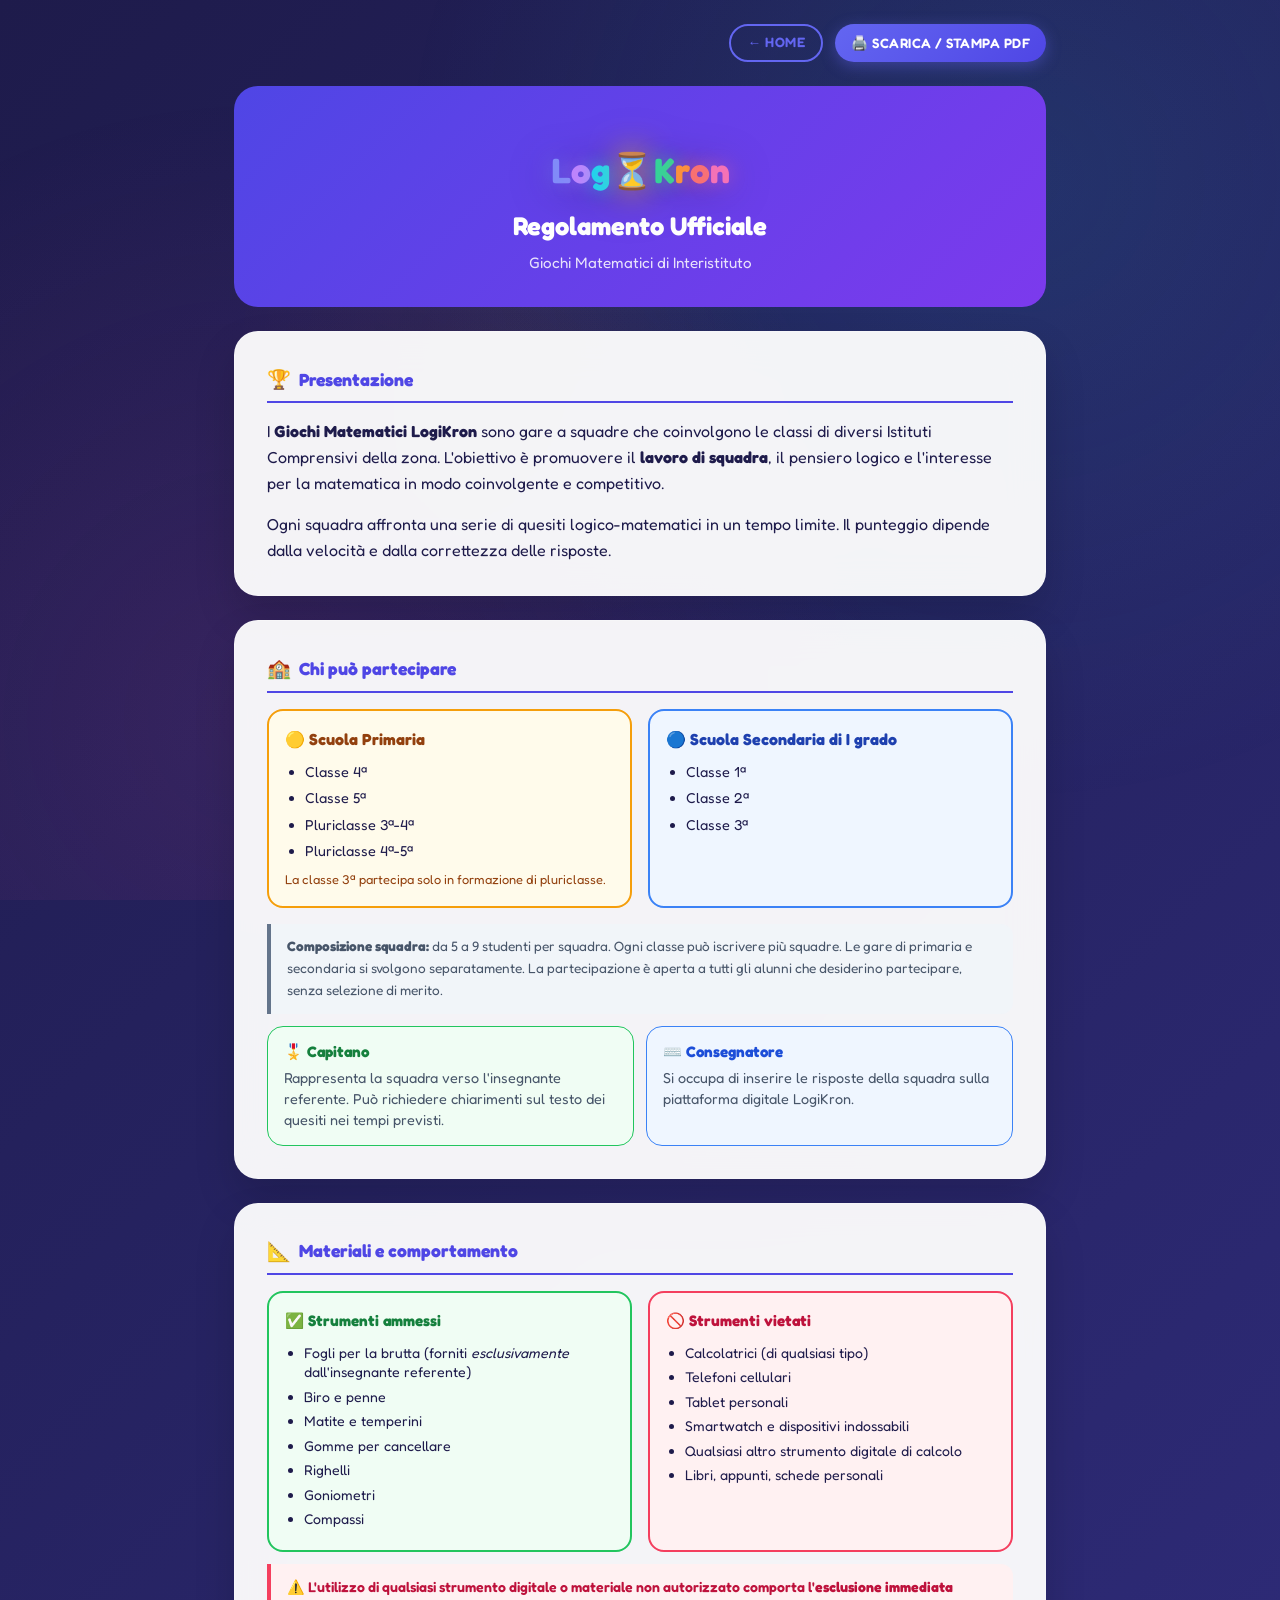
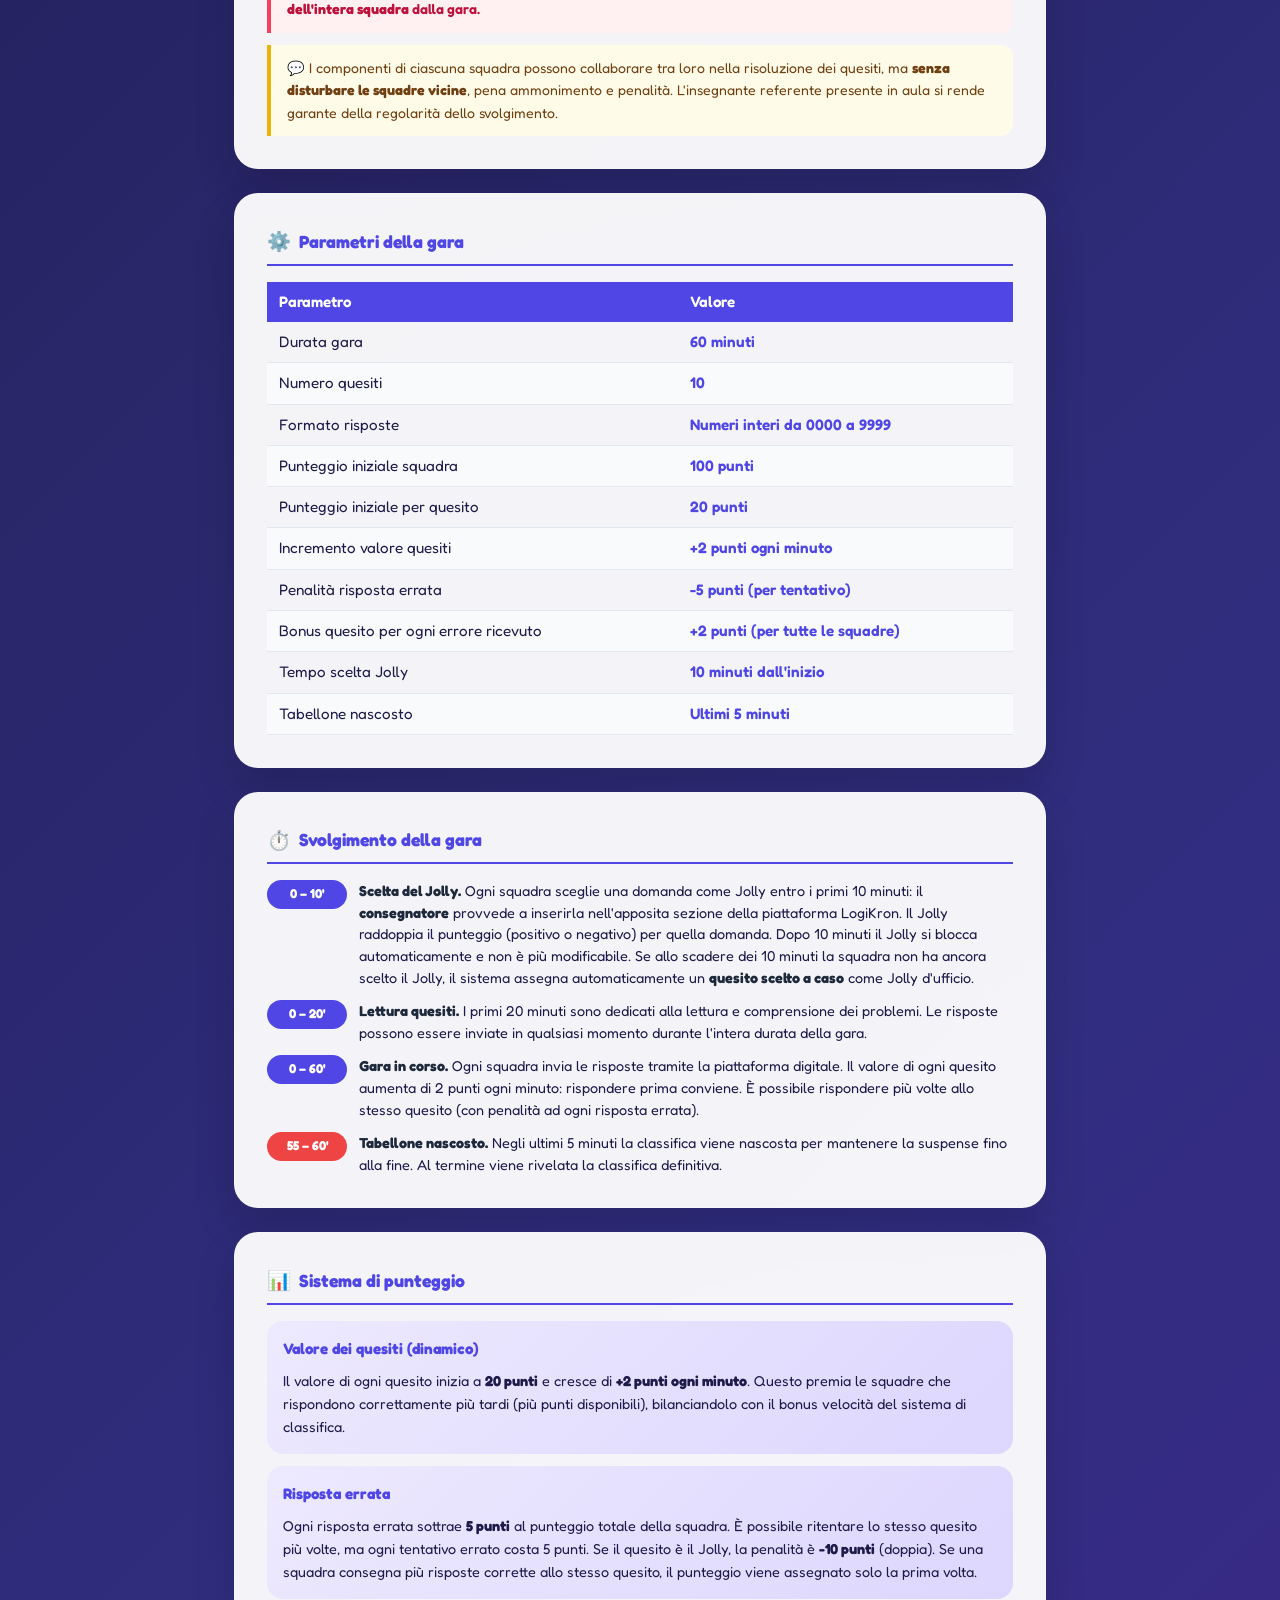
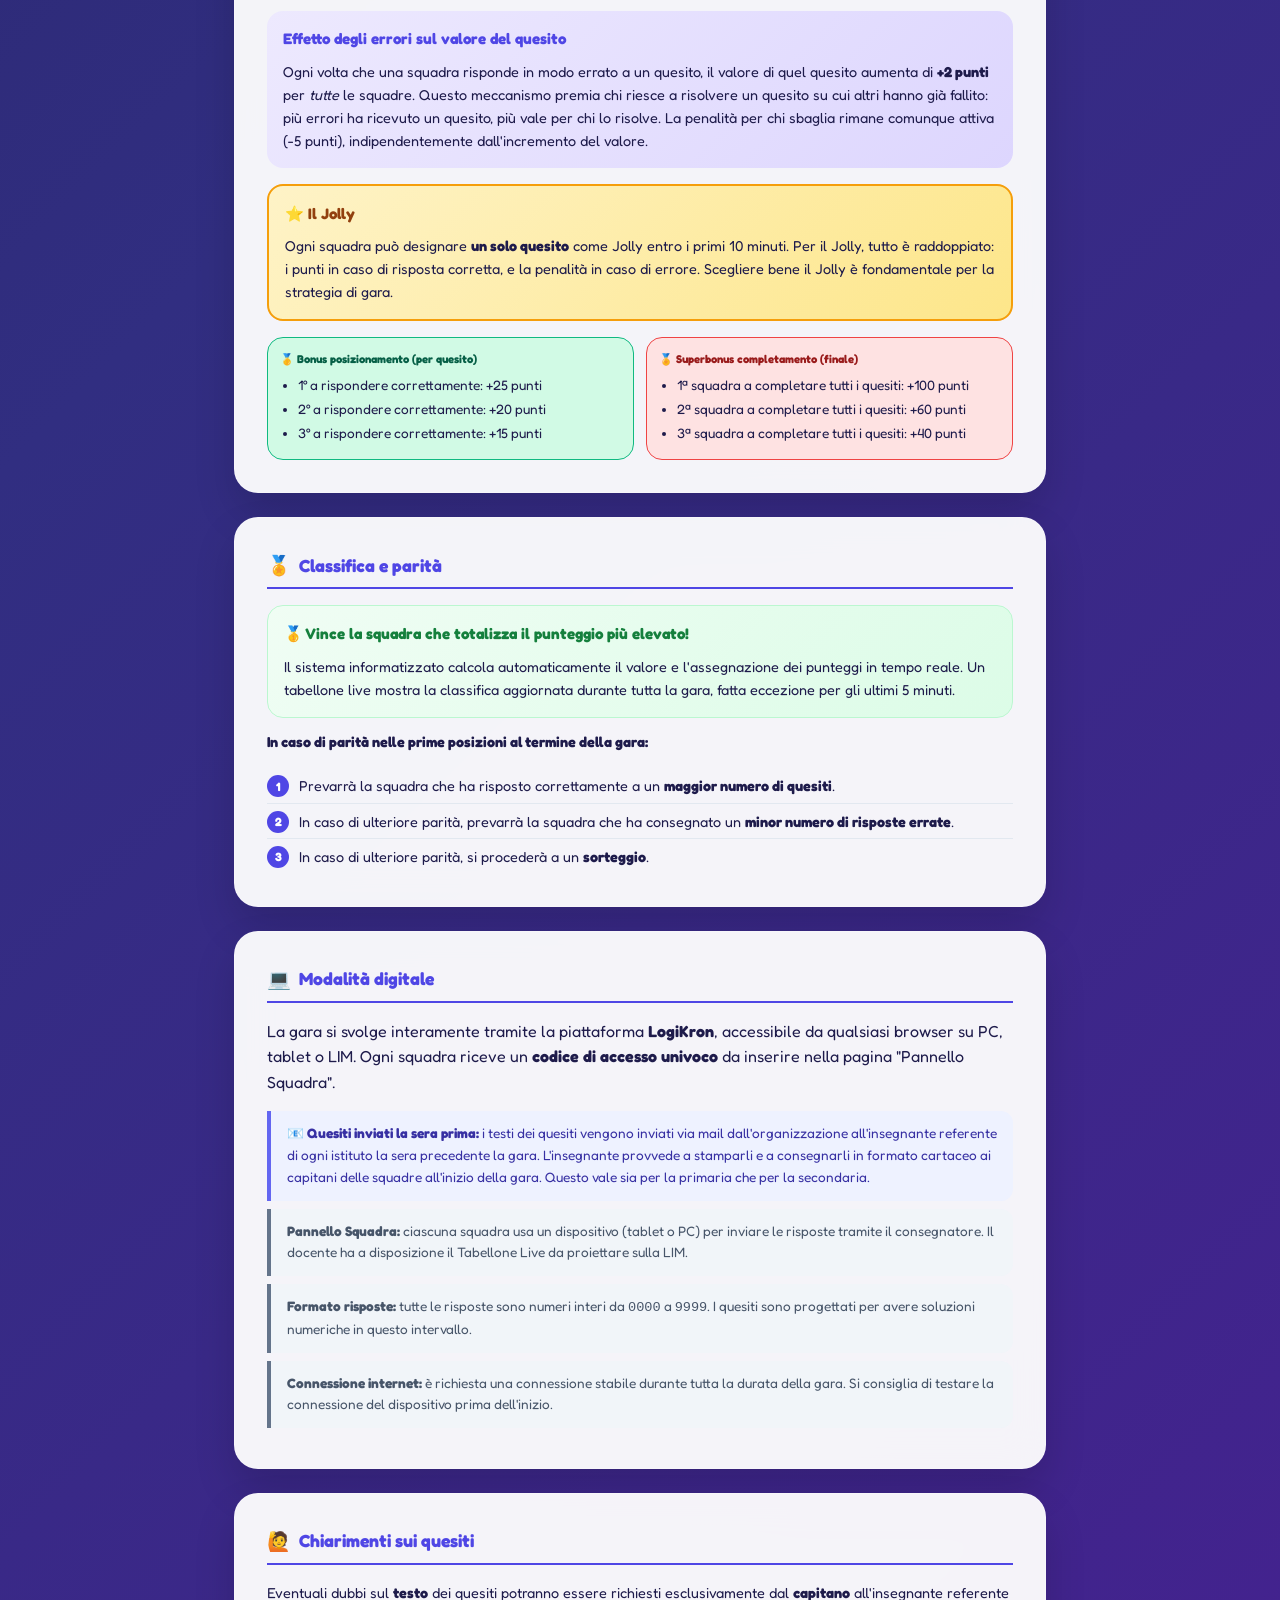
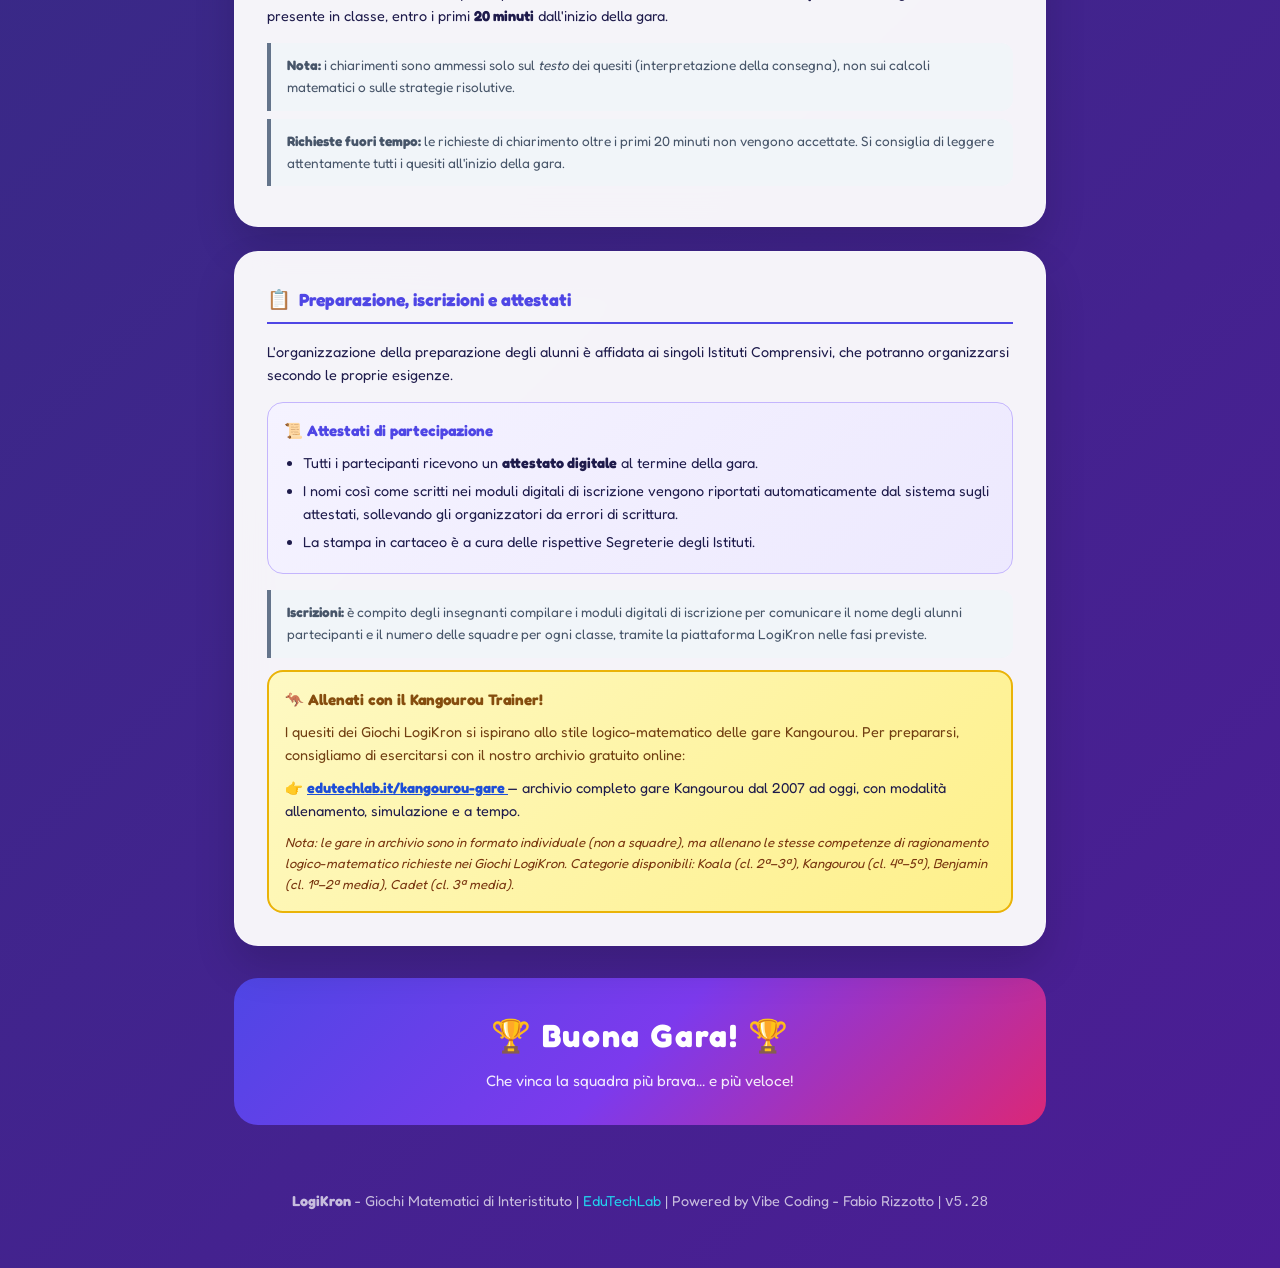
<file: regolamento.html>
<!DOCTYPE html>
<html lang="it">
<head>
  <meta charset="UTF-8">
  <meta name="viewport" content="width=device-width, initial-scale=1.0">
  <title>LogiKron - Regolamento Ufficiale</title>
  <link rel="stylesheet" href="css/style.css">
  <link rel="manifest" href="manifest.json">
  <link rel="icon" type="image/png" sizes="192x192" href="assets/icon-192.png">
  <link rel="apple-touch-icon" href="assets/icon-192.png">
  <meta name="theme-color" content="#4f46e5">
  <script>if('serviceWorker' in navigator){navigator.serviceWorker.register('./sw.js');navigator.serviceWorker.addEventListener('message',e=>{if(e.data&&e.data.type==='SW_UPDATED')location.reload();});}</script>
  <style>
    /* ===== STILE PAGINA ===== */
    .reg-header {
      background: linear-gradient(135deg, #4f46e5, #7c3aed);
      color: white;
      padding: 2rem 1.5rem;
      border-radius: var(--lk-radius-lg);
      text-align: center;
      margin-bottom: 1.5rem;
    }
    .reg-header .logo-container { font-size: 2.2rem; margin-bottom: 0.5rem; }
    .reg-header h1 { font-size: 1.6rem; margin: 0.25rem 0; }
    .reg-header .subtitle { font-size: 0.95rem; opacity: 0.85; margin: 0; }
    .reg-header .anno { background: rgba(255,255,255,0.2); padding: 3px 14px; border-radius: 9999px; font-size: 0.85rem; display: inline-block; margin-top: 0.5rem; }

    .reg-section { margin-bottom: 1.5rem; }
    .reg-section-title {
      font-size: 1.1rem;
      font-weight: 700;
      color: #4f46e5;
      border-bottom: 2px solid #4f46e5;
      padding-bottom: 0.4rem;
      margin-bottom: 1rem;
      display: flex;
      align-items: center;
      gap: 0.5rem;
    }
    .reg-section-title .icon { font-size: 1.2rem; }

    /* Tabella parametri */
    .params-table { width: 100%; border-collapse: collapse; font-size: 0.95rem; }
    .params-table th { background: #4f46e5; color: white; padding: 0.5rem 0.75rem; text-align: left; font-weight: 600; }
    .params-table td { padding: 0.5rem 0.75rem; border-bottom: 1px solid #e2e8f0; }
    .params-table tr:nth-child(even) td { background: #f8fafc; }
    .params-table td:last-child { font-weight: 600; color: #4f46e5; }

    /* Box ordini scolastici */
    .ordine-grid { display: grid; grid-template-columns: 1fr 1fr; gap: 1rem; }
    .ordine-box { border-radius: var(--lk-radius-md); padding: 1rem; border: 2px solid; }
    .ordine-primaria { border-color: #f59e0b; background: #fffbeb; }
    .ordine-secondaria { border-color: #3b82f6; background: #eff6ff; }
    .ordine-box h3 { font-size: 1rem; margin: 0 0 0.5rem 0; }
    .ordine-primaria h3 { color: #92400e; }
    .ordine-secondaria h3 { color: #1e40af; }
    .ordine-box ul { margin: 0; padding-left: 1.25rem; font-size: 0.9rem; }
    .ordine-box li { margin-bottom: 0.2rem; }

    /* Ruoli squadra */
    .ruoli-grid { display: grid; grid-template-columns: 1fr 1fr; gap: 0.75rem; margin-top: 0.75rem; }
    .ruolo-box { border-radius: var(--lk-radius-md); padding: 0.85rem 1rem; font-size: 0.9rem; }
    .ruolo-capitano { background: #f0fdf4; border: 1.5px solid #22c55e; }
    .ruolo-capitano h4 { color: #15803d; margin: 0 0 0.25rem 0; font-size: 0.95rem; }
    .ruolo-consegnatore { background: #eff6ff; border: 1.5px solid #3b82f6; }
    .ruolo-consegnatore h4 { color: #1d4ed8; margin: 0 0 0.25rem 0; font-size: 0.95rem; }
    .ruolo-box p { margin: 0; color: #475569; line-height: 1.45; }

    /* Fasi gara */
    .fase-timeline { display: flex; flex-direction: column; gap: 0.75rem; }
    .fase-item { display: flex; gap: 0.75rem; align-items: flex-start; }
    .fase-badge-time {
      background: #4f46e5;
      color: white;
      border-radius: 9999px;
      padding: 4px 12px;
      font-size: 0.8rem;
      font-weight: 700;
      white-space: nowrap;
      flex-shrink: 0;
      min-width: 80px;
      text-align: center;
    }
    .fase-desc { font-size: 0.9rem; line-height: 1.5; }
    .fase-desc strong { color: #1e293b; }

    /* Punteggio */
    .score-box { background: linear-gradient(135deg, #ede9fe, #ddd6fe); border-radius: var(--lk-radius-md); padding: 1rem; margin-bottom: 0.75rem; }
    .score-box h4 { margin: 0 0 0.5rem 0; color: #4f46e5; font-size: 0.95rem; }
    .score-box p { margin: 0; font-size: 0.9rem; line-height: 1.6; }

    .jolly-box { background: linear-gradient(135deg, #fef3c7, #fde68a); border-radius: var(--lk-radius-md); padding: 1rem; border: 2px solid #f59e0b; }
    .jolly-box h4 { margin: 0 0 0.5rem 0; color: #92400e; font-size: 0.95rem; display: flex; align-items: center; gap: 0.4rem; }
    .jolly-box p { margin: 0; font-size: 0.9rem; line-height: 1.6; }

    .bonus-grid { display: grid; grid-template-columns: 1fr 1fr; gap: 0.75rem; }
    .bonus-box { border-radius: var(--lk-radius-md); padding: 0.75rem; font-size: 0.85rem; }
    .bonus-pos { background: #d1fae5; border: 1px solid #10b981; }
    .bonus-pos h5 { color: #065f46; margin: 0 0 0.4rem 0; }
    .bonus-comp { background: #fee2e2; border: 1px solid #ef4444; }
    .bonus-comp h5 { color: #991b1b; margin: 0 0 0.4rem 0; }
    .bonus-box ul { margin: 0; padding-left: 1.1rem; }
    .bonus-box li { margin-bottom: 0.15rem; }

    /* Materiali ammessi / vietati */
    .materiali-grid { display: grid; grid-template-columns: 1fr 1fr; gap: 1rem; }
    .materiali-box { border-radius: var(--lk-radius-md); padding: 1rem; }
    .materiali-ammessi { background: #f0fdf4; border: 2px solid #22c55e; }
    .materiali-ammessi h4 { color: #15803d; margin: 0 0 0.6rem 0; font-size: 0.95rem; display: flex; align-items: center; gap: 0.4rem; }
    .materiali-vietati { background: #fff1f2; border: 2px solid #f43f5e; }
    .materiali-vietati h4 { color: #be123c; margin: 0 0 0.6rem 0; font-size: 0.95rem; display: flex; align-items: center; gap: 0.4rem; }
    .materiali-box ul { margin: 0; padding-left: 1.2rem; font-size: 0.88rem; }
    .materiali-box li { margin-bottom: 0.3rem; line-height: 1.4; }

    .esclusione-box {
      background: #fff1f2;
      border-left: 4px solid #f43f5e;
      padding: 0.75rem 1rem;
      border-radius: 0 var(--lk-radius-sm) var(--lk-radius-sm) 0;
      font-size: 0.88rem;
      color: #be123c;
      font-weight: 600;
      margin-top: 0.75rem;
    }
    .comportamento-box {
      background: #fefce8;
      border-left: 4px solid #eab308;
      padding: 0.75rem 1rem;
      border-radius: 0 var(--lk-radius-sm) var(--lk-radius-sm) 0;
      font-size: 0.88rem;
      color: #713f12;
      margin-top: 0.75rem;
    }

    /* Note finali */
    .nota-box {
      background: #f1f5f9;
      border-left: 4px solid #64748b;
      padding: 0.75rem 1rem;
      border-radius: 0 var(--lk-radius-sm) var(--lk-radius-sm) 0;
      font-size: 0.85rem;
      color: #475569;
      margin-bottom: 0.5rem;
    }
    .nota-box-indigo {
      background: #eef2ff;
      border-left: 4px solid #6366f1;
      padding: 0.75rem 1rem;
      border-radius: 0 var(--lk-radius-sm) var(--lk-radius-sm) 0;
      font-size: 0.85rem;
      color: #3730a3;
      margin-bottom: 0.5rem;
    }

    /* Classifica e spareggio */
    .classifica-box { background: linear-gradient(135deg, #f0fdf4, #dcfce7); border-radius: var(--lk-radius-md); padding: 1rem; margin-bottom: 0.75rem; border: 1px solid #bbf7d0; }
    .classifica-box h4 { margin: 0 0 0.5rem 0; color: #15803d; font-size: 0.95rem; }
    .classifica-box p { margin: 0; font-size: 0.9rem; }
    .spareggio-list { margin: 0; padding-left: 0; list-style: none; font-size: 0.9rem; }
    .spareggio-list li { display: flex; align-items: flex-start; gap: 0.6rem; padding: 0.35rem 0; border-bottom: 1px solid #e2e8f0; }
    .spareggio-list li:last-child { border-bottom: none; }
    .spareggio-num { background: #4f46e5; color: white; border-radius: 50%; width: 22px; height: 22px; display: flex; align-items: center; justify-content: center; font-size: 0.75rem; font-weight: 700; flex-shrink: 0; margin-top: 1px; }

    /* Attestati */
    .attestati-box { background: linear-gradient(135deg, #f5f3ff, #ede9fe); border-radius: var(--lk-radius-md); padding: 1rem; border: 1px solid #c4b5fd; }
    .attestati-box h4 { color: #4f46e5; margin: 0 0 0.5rem 0; font-size: 0.95rem; }
    .attestati-box ul { margin: 0; padding-left: 1.2rem; font-size: 0.9rem; }
    .attestati-box li { margin-bottom: 0.3rem; }

    /* Buona Gara */
    .buona-gara {
      background: linear-gradient(135deg, #4f46e5, #7c3aed, #db2777);
      border-radius: var(--lk-radius-lg);
      padding: 2rem 1.5rem;
      text-align: center;
      color: white;
      margin-top: 2rem;
      margin-bottom: 1.5rem;
    }
    .buona-gara h2 { font-size: 2rem; margin: 0 0 0.5rem 0; letter-spacing: 0.05em; }
    .buona-gara p { margin: 0; font-size: 0.95rem; opacity: 0.9; }

    /* Pulsante stampa */
    .print-bar { display: flex; justify-content: flex-end; gap: 0.75rem; margin-bottom: 1.5rem; }

    /* ===== STAMPA ===== */
    @media print {
      * { -webkit-print-color-adjust: exact !important; print-color-adjust: exact !important; }
      .print-bar, footer { display: none !important; }
      body { background: white !important; color: #1e1b4b !important; font-size: 11pt; margin: 0; min-height: auto !important; }
      body::before { display: none !important; }
      .text-muted { color: #64748b !important; }
      .container { max-width: 100% !important; padding: 0 !important; }
      .reg-header { border-radius: 0 !important; margin: 0 0 1rem 0 !important; }
      .buona-gara { border-radius: 0 !important; margin: 1rem 0 0 0 !important; }
      .card {
        backdrop-filter: none !important;
        -webkit-backdrop-filter: none !important;
        box-shadow: none !important;
        border: 1px solid #e2e8f0 !important;
        page-break-inside: avoid;
        background: white !important;
      }
      .card::before { display: none !important; }
      .reg-section { page-break-inside: avoid; }
      .ordine-grid { grid-template-columns: 1fr 1fr; }
      .bonus-grid { grid-template-columns: 1fr 1fr; }
      .materiali-grid { grid-template-columns: 1fr 1fr; }
      .ruoli-grid { grid-template-columns: 1fr 1fr; }
      @page {
        margin: 1.5cm 1.5cm 2.2cm 1.5cm;
        @bottom-left {
          content: "Giochi Matematici LogiKron \2022  EduTechLab \2022  edutechlab.it";
          font-size: 8pt;
          color: #94a3b8;
          font-family: Arial, sans-serif;
        }
        @bottom-right {
          content: counter(page) " / " counter(pages);
          font-size: 8pt;
          color: #94a3b8;
          font-family: Arial, sans-serif;
        }
      }
    }

    @media (max-width: 600px) {
      .ordine-grid, .bonus-grid, .materiali-grid, .ruoli-grid { grid-template-columns: 1fr; }
    }
  </style>
</head>
<body>
  <div class="container container-sm">

    <!-- BARRA STAMPA -->
    <div class="print-bar">
      <a href="index.html" class="btn btn-outline" style="padding: 6px 16px; font-size: 0.85rem;">← Home</a>
      <button onclick="window.print()" class="btn btn-primary" style="padding: 6px 16px; font-size: 0.85rem;">
        🖨️ Scarica / Stampa PDF
      </button>
    </div>

    <!-- HEADER -->
    <div class="reg-header">
      <div class="logo-container">
        <span class="logo-l">L</span><span class="logo-o1">o</span><span class="logo-g">g</span><span class="logo-sand">⏳</span><span class="logo-k">K</span><span class="logo-r">r</span><span class="logo-o2">o</span><span class="logo-n">n</span>
      </div>
      <h1>Regolamento Ufficiale</h1>
      <p class="subtitle">Giochi Matematici di Interistituto</p>
    </div>

    <!-- 1. PRESENTAZIONE -->
    <div class="card reg-section">
      <h2 class="reg-section-title"><span class="icon">🏆</span> Presentazione</h2>
      <p>
        I <strong>Giochi Matematici LogiKron</strong> sono gare a squadre che coinvolgono le classi
        di diversi Istituti Comprensivi della zona. L'obiettivo è promuovere il <strong>lavoro di squadra</strong>,
        il pensiero logico e l'interesse per la matematica in modo coinvolgente e competitivo.
      </p>
      <p class="mt-2">
        Ogni squadra affronta una serie di quesiti logico-matematici in un tempo limite. Il punteggio
        dipende dalla velocità e dalla correttezza delle risposte.
      </p>
    </div>

    <!-- 2. PARTECIPANTI -->
    <div class="card reg-section">
      <h2 class="reg-section-title"><span class="icon">🏫</span> Chi può partecipare</h2>

      <div class="ordine-grid">
        <div class="ordine-box ordine-primaria">
          <h3>🟡 Scuola Primaria</h3>
          <ul>
            <li>Classe 4ª</li>
            <li>Classe 5ª</li>
            <li>Pluriclasse 3ª-4ª</li>
            <li>Pluriclasse 4ª-5ª</li>
          </ul>
          <p style="font-size:0.8rem; margin: 0.5rem 0 0 0; color: #92400e;">
            La classe 3ª partecipa solo in formazione di pluriclasse.
          </p>
        </div>
        <div class="ordine-box ordine-secondaria">
          <h3>🔵 Scuola Secondaria di I grado</h3>
          <ul>
            <li>Classe 1ª</li>
            <li>Classe 2ª</li>
            <li>Classe 3ª</li>
          </ul>
        </div>
      </div>

      <div class="nota-box mt-2">
        <strong>Composizione squadra:</strong> da 5 a 9 studenti per squadra.
        Ogni classe può iscrivere più squadre. Le gare di primaria e secondaria si svolgono separatamente.
        La partecipazione è aperta a tutti gli alunni che desiderino partecipare, senza selezione di merito.
      </div>

      <div class="ruoli-grid">
        <div class="ruolo-box ruolo-capitano">
          <h4>🎖️ Capitano</h4>
          <p>Rappresenta la squadra verso l'insegnante referente. Può richiedere chiarimenti sul testo dei quesiti nei tempi previsti.</p>
        </div>
        <div class="ruolo-box ruolo-consegnatore">
          <h4>⌨️ Consegnatore</h4>
          <p>Si occupa di inserire le risposte della squadra sulla piattaforma digitale LogiKron.</p>
        </div>
      </div>
    </div>

    <!-- 3. MATERIALI E COMPORTAMENTO -->
    <div class="card reg-section">
      <h2 class="reg-section-title"><span class="icon">📐</span> Materiali e comportamento</h2>

      <div class="materiali-grid">
        <div class="materiali-box materiali-ammessi">
          <h4>✅ Strumenti ammessi</h4>
          <ul>
            <li>Fogli per la brutta (forniti <em>esclusivamente</em> dall'insegnante referente)</li>
            <li>Biro e penne</li>
            <li>Matite e temperini</li>
            <li>Gomme per cancellare</li>
            <li>Righelli</li>
            <li>Goniometri</li>
            <li>Compassi</li>
          </ul>
        </div>
        <div class="materiali-box materiali-vietati">
          <h4>🚫 Strumenti vietati</h4>
          <ul>
            <li>Calcolatrici (di qualsiasi tipo)</li>
            <li>Telefoni cellulari</li>
            <li>Tablet personali</li>
            <li>Smartwatch e dispositivi indossabili</li>
            <li>Qualsiasi altro strumento digitale di calcolo</li>
            <li>Libri, appunti, schede personali</li>
          </ul>
        </div>
      </div>

      <div class="esclusione-box">
        ⚠️ L'utilizzo di qualsiasi strumento digitale o materiale non autorizzato comporta
        l'<strong>esclusione immediata dell'intera squadra</strong> dalla gara.
      </div>

      <div class="comportamento-box mt-2">
        💬 I componenti di ciascuna squadra possono collaborare tra loro nella risoluzione dei quesiti,
        ma <strong>senza disturbare le squadre vicine</strong>, pena ammonimento e penalità.
        L'insegnante referente presente in aula si rende garante della regolarità dello svolgimento.
      </div>
    </div>

    <!-- 4. PARAMETRI GARA -->
    <div class="card reg-section">
      <h2 class="reg-section-title"><span class="icon">⚙️</span> Parametri della gara</h2>
      <table class="params-table">
        <thead>
          <tr><th>Parametro</th><th>Valore</th></tr>
        </thead>
        <tbody>
          <tr><td>Durata gara</td><td id="paramDurata">60 minuti</td></tr>
          <tr><td>Numero quesiti</td><td id="paramQuesiti">10</td></tr>
          <tr><td>Formato risposte</td><td>Numeri interi da 0000 a 9999</td></tr>
          <tr><td>Punteggio iniziale squadra</td><td>100 punti</td></tr>
          <tr><td>Punteggio iniziale per quesito</td><td id="paramPuntiIniziali">20 punti</td></tr>
          <tr><td>Incremento valore quesiti</td><td id="paramIncremento">+2 punti ogni minuto</td></tr>
          <tr><td>Penalità risposta errata</td><td id="paramPenalita">-5 punti (per tentativo)</td></tr>
          <tr><td>Bonus quesito per ogni errore ricevuto</td><td id="paramBonusErrore">+2 punti (per tutte le squadre)</td></tr>
          <tr><td>Tempo scelta Jolly</td><td id="paramJolly">10 minuti dall'inizio</td></tr>
          <tr><td>Tabellone nascosto</td><td id="paramNascondimento">Ultimi 5 minuti</td></tr>
        </tbody>
      </table>
    </div>

    <!-- 5. SVOLGIMENTO -->
    <div class="card reg-section">
      <h2 class="reg-section-title"><span class="icon">⏱️</span> Svolgimento della gara</h2>
      <div class="fase-timeline">
        <div class="fase-item">
          <span class="fase-badge-time">0 – 10'</span>
          <div class="fase-desc">
            <strong>Scelta del Jolly.</strong> Ogni squadra sceglie una domanda come Jolly entro i primi 10
            minuti: il <strong>consegnatore</strong> provvede a inserirla nell'apposita sezione della piattaforma LogiKron.
            Il Jolly raddoppia il punteggio (positivo o negativo) per quella domanda. Dopo
            10 minuti il Jolly si blocca automaticamente e non è più modificabile.
            Se allo scadere dei 10 minuti la squadra non ha ancora scelto il Jolly,
            il sistema assegna automaticamente un <strong>quesito scelto a caso</strong> come Jolly d'ufficio.
          </div>
        </div>
        <div class="fase-item">
          <span class="fase-badge-time">0 – 20'</span>
          <div class="fase-desc">
            <strong>Lettura quesiti.</strong> I primi 20 minuti sono dedicati alla lettura e comprensione dei
            problemi. Le risposte possono essere inviate in qualsiasi momento durante l'intera
            durata della gara.
          </div>
        </div>
        <div class="fase-item">
          <span class="fase-badge-time">0 – 60'</span>
          <div class="fase-desc">
            <strong>Gara in corso.</strong> Ogni squadra invia le risposte tramite la piattaforma digitale. Il valore
            di ogni quesito aumenta di 2 punti ogni minuto: rispondere prima conviene. È
            possibile rispondere più volte allo stesso quesito (con penalità ad ogni risposta errata).
          </div>
        </div>
        <div class="fase-item">
          <span class="fase-badge-time" style="background: #ef4444;">55 – 60'</span>
          <div class="fase-desc">
            <strong>Tabellone nascosto.</strong> Negli ultimi 5 minuti la classifica viene nascosta per mantenere
            la suspense fino alla fine. Al termine viene rivelata la classifica definitiva.
          </div>
        </div>
      </div>
    </div>

    <!-- 6. PUNTEGGIO -->
    <div class="card reg-section">
      <h2 class="reg-section-title"><span class="icon">📊</span> Sistema di punteggio</h2>

      <div class="score-box">
        <h4>Valore dei quesiti (dinamico)</h4>
        <p>
          Il valore di ogni quesito inizia a <strong>20 punti</strong> e cresce di <strong>+2 punti ogni minuto</strong>.
          Questo premia le squadre che rispondono correttamente più tardi (più punti disponibili),
          bilanciandolo con il bonus velocità del sistema di classifica.
        </p>
      </div>

      <div class="score-box">
        <h4>Risposta errata</h4>
        <p>
          Ogni risposta errata sottrae <strong>5 punti</strong> al punteggio totale della squadra. È possibile ritentare lo
          stesso quesito più volte, ma ogni tentativo errato costa 5 punti. Se il quesito è il Jolly, la
          penalità è <strong>-10 punti</strong> (doppia).
          Se una squadra consegna più risposte corrette allo stesso quesito, il punteggio viene
          assegnato solo la prima volta.
        </p>
      </div>

      <div class="score-box">
        <h4>Effetto degli errori sul valore del quesito</h4>
        <p>
          Ogni volta che una squadra risponde in modo errato a un quesito, il valore di quel quesito
          aumenta di <strong>+2 punti</strong> per <em>tutte</em> le squadre. Questo meccanismo premia chi riesce
          a risolvere un quesito su cui altri hanno già fallito: più errori ha ricevuto un quesito,
          più vale per chi lo risolve. La penalità per chi sbaglia rimane comunque attiva (-5 punti),
          indipendentemente dall'incremento del valore.
        </p>
      </div>

      <div class="jolly-box mt-2">
        <h4>⭐ Il Jolly</h4>
        <p>
          Ogni squadra può designare <strong>un solo quesito</strong> come Jolly entro i primi 10 minuti.
          Per il Jolly, tutto è raddoppiato: i punti in caso di risposta corretta, e la penalità in caso di errore.
          Scegliere bene il Jolly è fondamentale per la strategia di gara.
        </p>
      </div>

      <div class="bonus-grid mt-2">
        <div class="bonus-box bonus-pos">
          <h5>🥇 Bonus posizionamento (per quesito)</h5>
          <ul>
            <li>1° a rispondere correttamente: +25 punti</li>
            <li>2° a rispondere correttamente: +20 punti</li>
            <li>3° a rispondere correttamente: +15 punti</li>
          </ul>
        </div>
        <div class="bonus-box bonus-comp">
          <h5>🏅 Superbonus completamento (finale)</h5>
          <ul>
            <li>1ª squadra a completare tutti i quesiti: +100 punti</li>
            <li>2ª squadra a completare tutti i quesiti: +60 punti</li>
            <li>3ª squadra a completare tutti i quesiti: +40 punti</li>
          </ul>
        </div>
      </div>
    </div>

    <!-- 7. CLASSIFICA E PARITÀ -->
    <div class="card reg-section">
      <h2 class="reg-section-title"><span class="icon">🏅</span> Classifica e parità</h2>

      <div class="classifica-box">
        <h4>🥇 Vince la squadra che totalizza il punteggio più elevato!</h4>
        <p>
          Il sistema informatizzato calcola automaticamente il valore e l'assegnazione dei punteggi
          in tempo reale. Un tabellone live mostra la classifica aggiornata durante tutta la gara,
          fatta eccezione per gli ultimi 5 minuti.
        </p>
      </div>

      <p class="mb-2" style="font-size:0.9rem;"><strong>In caso di parità nelle prime posizioni al termine della gara:</strong></p>
      <ol class="spareggio-list">
        <li>
          <span class="spareggio-num">1</span>
          <span>Prevarrà la squadra che ha risposto correttamente a un <strong>maggior numero di quesiti</strong>.</span>
        </li>
        <li>
          <span class="spareggio-num">2</span>
          <span>In caso di ulteriore parità, prevarrà la squadra che ha consegnato un <strong>minor numero di risposte errate</strong>.</span>
        </li>
        <li>
          <span class="spareggio-num">3</span>
          <span>In caso di ulteriore parità, si procederà a un <strong>sorteggio</strong>.</span>
        </li>
      </ol>
    </div>

    <!-- 8. MODALITÀ DIGITALE E QUESITI -->
    <div class="card reg-section">
      <h2 class="reg-section-title"><span class="icon">💻</span> Modalità digitale</h2>
      <p class="mb-2">
        La gara si svolge interamente tramite la piattaforma <strong>LogiKron</strong>, accessibile da qualsiasi
        browser su PC, tablet o LIM. Ogni squadra riceve un <strong>codice di accesso univoco</strong> da inserire
        nella pagina "Pannello Squadra".
      </p>

      <div class="nota-box-indigo">
        <strong>📧 Quesiti inviati la sera prima:</strong> i testi dei quesiti vengono inviati via mail
        dall'organizzazione all'insegnante referente di ogni istituto la sera precedente la gara.
        L'insegnante provvede a stamparli e a consegnarli in formato cartaceo ai capitani delle squadre
        all'inizio della gara. Questo vale sia per la primaria che per la secondaria.
      </div>

      <div class="nota-box">
        <strong>Pannello Squadra:</strong> ciascuna squadra usa un dispositivo (tablet o PC) per inviare le risposte
        tramite il consegnatore. Il docente ha a disposizione il Tabellone Live da proiettare sulla LIM.
      </div>
      <div class="nota-box">
        <strong>Formato risposte:</strong> tutte le risposte sono numeri interi da <code>0000</code> a <code>9999</code>.
        I quesiti sono progettati per avere soluzioni numeriche in questo intervallo.
      </div>
      <div class="nota-box">
        <strong>Connessione internet:</strong> è richiesta una connessione stabile durante tutta la durata della gara.
        Si consiglia di testare la connessione del dispositivo prima dell'inizio.
      </div>
    </div>

    <!-- 9. CHIARIMENTI SUI QUESITI -->
    <div class="card reg-section">
      <h2 class="reg-section-title"><span class="icon">🙋</span> Chiarimenti sui quesiti</h2>
      <p class="mb-2" style="font-size:0.9rem;">
        Eventuali dubbi sul <strong>testo</strong> dei quesiti potranno essere richiesti esclusivamente
        dal <strong>capitano</strong> all'insegnante referente presente in classe, entro i primi
        <strong>20 minuti</strong> dall'inizio della gara.
      </p>
      <div class="nota-box">
        <strong>Nota:</strong> i chiarimenti sono ammessi solo sul <em>testo</em> dei quesiti (interpretazione
        della consegna), non sui calcoli matematici o sulle strategie risolutive.
      </div>
      <div class="nota-box">
        <strong>Richieste fuori tempo:</strong> le richieste di chiarimento oltre i primi 20 minuti non
        vengono accettate. Si consiglia di leggere attentamente tutti i quesiti all'inizio della gara.
      </div>
    </div>

    <!-- 10. PREPARAZIONE E ATTESTATI -->
    <div class="card reg-section">
      <h2 class="reg-section-title"><span class="icon">📋</span> Preparazione, iscrizioni e attestati</h2>

      <p class="mb-2" style="font-size:0.9rem;">
        L'organizzazione della preparazione degli alunni è affidata ai singoli Istituti Comprensivi,
        che potranno organizzarsi secondo le proprie esigenze.
      </p>

      <div class="attestati-box mb-2">
        <h4>📜 Attestati di partecipazione</h4>
        <ul>
          <li>Tutti i partecipanti ricevono un <strong>attestato digitale</strong> al termine della gara.</li>
          <li>I nomi così come scritti nei moduli digitali di iscrizione vengono riportati automaticamente dal sistema sugli attestati, sollevando gli organizzatori da errori di scrittura.</li>
          <li>La stampa in cartaceo è a cura delle rispettive Segreterie degli Istituti.</li>
        </ul>
      </div>

      <div class="nota-box">
        <strong>Iscrizioni:</strong> è compito degli insegnanti compilare i moduli digitali di iscrizione
        per comunicare il nome degli alunni partecipanti e il numero delle squadre per ogni classe,
        tramite la piattaforma LogiKron nelle fasi previste.
      </div>

      <div style="background: linear-gradient(135deg, #fef9c3, #fef08a); border: 2px solid #eab308; border-radius: var(--lk-radius-md); padding: 1rem; margin-top: 0.75rem;">
        <h4 style="color: #854d0e; margin: 0 0 0.5rem 0; font-size: 0.95rem; display: flex; align-items: center; gap: 0.4rem;">
          🦘 Allenati con il Kangourou Trainer!
        </h4>
        <p style="margin: 0 0 0.6rem 0; font-size: 0.9rem; color: #713f12;">
          I quesiti dei Giochi LogiKron si ispirano allo stile logico-matematico delle gare Kangourou.
          Per prepararsi, consigliamo di esercitarsi con il nostro archivio gratuito online:
        </p>
        <p style="margin: 0 0 0.6rem 0; font-size: 0.9rem;">
          👉 <a href="https://edutechlab.it/kangourou-gare/" target="_blank" style="color: #1d4ed8; font-weight: 700;">
            edutechlab.it/kangourou-gare
          </a>
          — archivio completo gare Kangourou dal 2007 ad oggi, con modalità allenamento, simulazione e a tempo.
        </p>
        <p style="margin: 0; font-size: 0.82rem; color: #78350f; font-style: italic;">
          Nota: le gare in archivio sono in formato individuale (non a squadre), ma allenano le stesse
          competenze di ragionamento logico-matematico richieste nei Giochi LogiKron.
          Categorie disponibili: Koala (cl. 2ª–3ª), Kangourou (cl. 4ª–5ª), Benjamin (cl. 1ª–2ª media), Cadet (cl. 3ª media).
        </p>
      </div>
    </div>

    <!-- BUONA GARA -->
    <div class="buona-gara">
      <h2>🏆 Buona Gara! 🏆</h2>
      <p>Che vinca la squadra più brava… e più veloce!</p>
    </div>

    <!-- FOOTER -->
    <footer class="footer">
      <p>
        <strong>LogiKron</strong> - Giochi Matematici di Interistituto |
        <a href="https://edutechlab.it" target="_blank">EduTechLab</a> |
        Powered by Vibe Coding - Fabio Rizzotto | <span class="lk-version" style="font-family:monospace;"></span>
      </p>
    </footer>

  </div>

  <script src="js/config.js"></script>
  <script>
    // Popola valori dalla config (fonte della verità)
    const g = LOGIKRON_CONFIG.gare;
    document.getElementById('paramDurata').textContent = g.durataMinuti + ' minuti';
    document.getElementById('paramQuesiti').textContent = g.numeroDomande;
    document.getElementById('paramPuntiIniziali').textContent = g.puntiIniziali + ' punti';
    document.getElementById('paramIncremento').textContent = '+' + g.incrementoPuntiOgniMinuti + ' punti ogni minuto';
    document.getElementById('paramPenalita').textContent = g.penalitaRispostaSbagliata + ' punti (per tentativo)';
    document.getElementById('paramBonusErrore').textContent = '+' + g.bonusProblemaPenalita + ' punti (per tutte le squadre)';
    document.getElementById('paramJolly').textContent = g.tempoJollyMinuti + ' minuti dall\'inizio';
    document.getElementById('paramNascondimento').textContent = 'Ultimi ' + g.minutiNascondimento + ' minuti';
  </script>
</body>
</html>
</file>
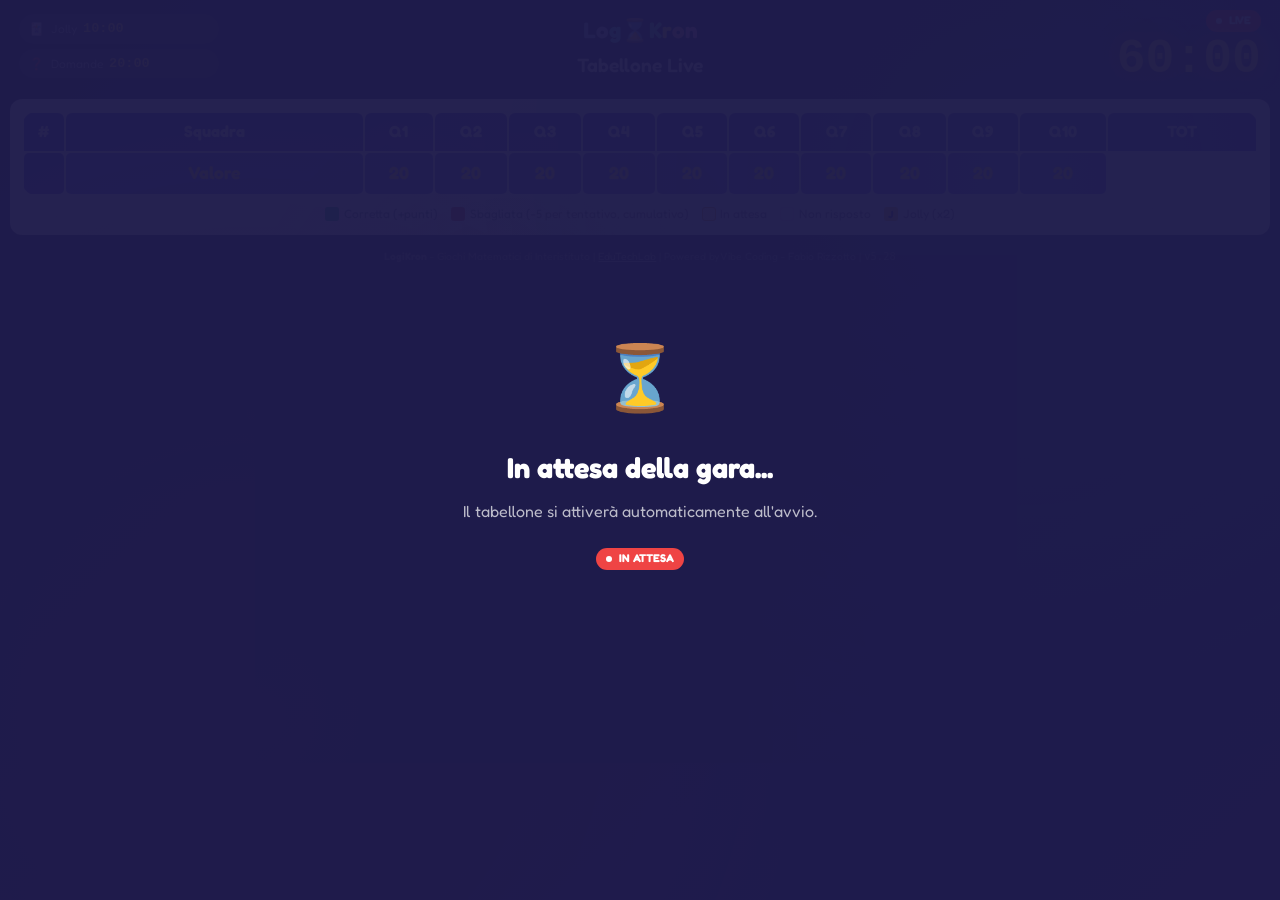
<file: tabellone.html>
<!DOCTYPE html>
<html lang="it">
<head>
  <meta charset="UTF-8">
  <meta name="viewport" content="width=device-width, initial-scale=1.0">
  <title>LogiKron - Tabellone Live</title>
  <link rel="stylesheet" href="css/style.css">
  <link rel="manifest" href="manifest.json">
  <link rel="icon" type="image/png" sizes="192x192" href="assets/icon-192.png">
  <link rel="apple-touch-icon" href="assets/icon-192.png">
  <meta name="theme-color" content="#4f46e5">
  <script>if('serviceWorker' in navigator) navigator.serviceWorker.register('./sw.js');</script>
  <script src="./js/confetti.min.js"></script>
  <style>
    * { box-sizing: border-box; }

    body {
      background: linear-gradient(135deg, #1e1b4b, #312e81);
      min-height: 100vh;
      margin: 0;
      padding: 0;
    }

    /* ===== HEADER COMPATTO: timer SX | titolo CENTRO | timer gara DX ===== */
    .top-bar {
      display: flex;
      align-items: center;
      justify-content: space-between;
      padding: 0.6rem 1.2rem;
      color: white;
    }

    .top-left {
      display: flex;
      flex-direction: column;
      gap: 0.3rem;
      min-width: 200px;
    }

    .top-center {
      text-align: center;
      flex: 1;
    }

    .top-center .logo-container {
      font-size: 1.4rem;
      margin: 0;
    }

    .top-center h1 {
      font-size: 1.2rem;
      margin: 0.1rem 0 0 0;
      font-weight: 600;
    }

    .top-right {
      display: flex;
      flex-direction: column;
      align-items: flex-end;
      min-width: 200px;
    }

    .live-badge {
      display: inline-flex;
      align-items: center;
      gap: 0.4rem;
      background: #ef4444;
      color: white;
      padding: 2px 10px;
      border-radius: 9999px;
      font-size: 0.7rem;
      font-weight: bold;
      animation: pulse 2s infinite;
      margin-bottom: 0.2rem;
    }

    .live-dot {
      width: 6px;
      height: 6px;
      background: white;
      border-radius: 50%;
    }

    @keyframes pulse {
      0%, 100% { opacity: 1; }
      50% { opacity: 0.7; }
    }
    @keyframes shimmer {
      0%   { background-position: -200% 0; }
      100% { background-position:  200% 0; }
    }
    @keyframes slideUp {
      from { transform: translateY(50px); opacity: 0; }
      to   { transform: translateY(0);    opacity: 1; }
    }
    @keyframes dropIn {
      from { transform: translateY(-100px) scale(0.7); opacity: 0; }
      to   { transform: translateY(0) scale(1);        opacity: 1; }
    }
    @keyframes slideFromLeft {
      from { transform: translateX(-100px); opacity: 0; }
      to   { transform: translateX(0);      opacity: 1; }
    }
    @keyframes slideFromRight {
      from { transform: translateX(100px); opacity: 0; }
      to   { transform: translateX(0);     opacity: 1; }
    }

    /* ===== CERIMONIA ANIMAZIONI ===== */
    @keyframes slideUp {
      from { transform: translateY(60px); opacity: 0; }
      to   { transform: translateY(0);    opacity: 1; }
    }
    @keyframes dropIn {
      from { transform: translateY(-120px) scale(0.7); opacity: 0; }
      to   { transform: translateY(0) scale(1);        opacity: 1; }
    }
    @keyframes slideLeft {
      from { transform: translateX(120px); opacity: 0; }
      to   { transform: translateX(0);     opacity: 1; }
    }
    @keyframes slideRight {
      from { transform: translateX(-120px); opacity: 0; }
      to   { transform: translateX(0);      opacity: 1; }
    }
    @keyframes scaleIn {
      from { transform: scale(0.3); opacity: 0; }
      to   { transform: scale(1);   opacity: 1; }
    }
    @keyframes shimmer {
      0%   { background-position: -200% 0; }
      100% { background-position:  200% 0; }
    }

    .cer-overlay {
      display: none;
      position: fixed;
      inset: 0;
      background: linear-gradient(135deg, #0f0c29, #302b63, #24243e);
      z-index: 200;
      overflow: hidden;
      flex-direction: column;
      align-items: center;
      justify-content: center;
      color: white;
      text-align: center;
      padding: 2rem;
    }

    /* Fase 0: attesa risultati */
    .cer-attesa-titolo {
      font-size: clamp(2.5rem, 8vw, 5rem);
      font-weight: 900;
      letter-spacing: -0.02em;
      margin-bottom: 0.5rem;
      background: linear-gradient(90deg, #fbbf24, #f59e0b, #fcd34d, #f59e0b, #fbbf24);
      background-size: 200% auto;
      -webkit-background-clip: text;
      -webkit-text-fill-color: transparent;
      animation: shimmer 3s linear infinite;
    }
    .cer-attesa-sub {
      font-size: clamp(1rem, 3vw, 1.6rem);
      opacity: 0.8;
      margin-bottom: 2rem;
    }
    .cer-dots { display: flex; gap: 0.75rem; justify-content: center; }
    .cer-dot {
      width: 16px; height: 16px; border-radius: 50%; background: rgba(255,255,255,0.4);
      animation: pulse 1.4s infinite;
    }
    .cer-dot:nth-child(2) { animation-delay: 0.2s; }
    .cer-dot:nth-child(3) { animation-delay: 0.4s; }

    /* Fase 1: classifica parziale */
    .cer-classifica-titolo {
      font-size: clamp(1.5rem, 5vw, 2.8rem);
      font-weight: 900;
      margin-bottom: 1.5rem;
      color: #fcd34d;
    }
    .cer-teams-grid {
      display: flex;
      flex-direction: column;
      gap: 0.5rem;
      width: 100%;
      max-width: 700px;
      overflow-y: auto;
      max-height: calc(100vh - 200px);
    }
    .cer-team-row {
      display: flex;
      align-items: center;
      gap: 1rem;
      background: rgba(255,255,255,0.08);
      border: 1px solid rgba(255,255,255,0.15);
      border-radius: 12px;
      padding: 0.7rem 1.2rem;
      animation: slideUp 0.5s ease-out both;
      opacity: 0;
    }
    .cer-pos-badge {
      font-size: 1.4rem;
      font-weight: 900;
      width: 2.2rem;
      text-align: center;
      color: rgba(255,255,255,0.5);
    }
    .cer-team-nome {
      flex: 1;
      font-size: clamp(1rem, 2.5vw, 1.3rem);
      font-weight: 700;
      text-align: left;
    }
    .cer-team-pts {
      font-size: clamp(1rem, 2.5vw, 1.3rem);
      font-weight: 900;
      color: #fcd34d;
    }

    /* Fase 2: podio */
    .cer-podio-wrap {
      display: flex;
      align-items: flex-end;
      justify-content: center;
      gap: clamp(1rem, 4vw, 3rem);
      padding-bottom: 3rem;
    }
    .podio-card {
      display: flex;
      flex-direction: column;
      align-items: center;
      opacity: 0;
    }
    .podio-medal {
      font-size: clamp(2rem, 6vw, 4rem);
      line-height: 1;
      margin-bottom: 0.3rem;
    }
    .podio-nome {
      font-weight: 900;
      font-size: clamp(0.9rem, 2.5vw, 1.4rem);
      margin-bottom: 0.2rem;
    }
    .podio-ic {
      font-size: clamp(0.65rem, 1.5vw, 0.85rem);
      opacity: 0.7;
      margin-bottom: 0.5rem;
    }
    .podio-pts {
      font-size: clamp(1rem, 3vw, 1.8rem);
      font-weight: 900;
      color: #fcd34d;
      margin-bottom: 0.5rem;
    }
    .podio-base {
      border-radius: 8px 8px 0 0;
      display: flex;
      align-items: center;
      justify-content: center;
      font-size: clamp(1.5rem, 4vw, 2.5rem);
      font-weight: 900;
      color: rgba(0,0,0,0.5);
    }
    .podio-3rd .podio-base { width: clamp(80px,15vw,140px); height: clamp(60px,10vw,100px); background: #cd7f32; }
    .podio-2nd .podio-base { width: clamp(90px,17vw,160px); height: clamp(90px,14vw,140px); background: #c0c0c0; }
    .podio-1st .podio-base { width: clamp(100px,19vw,180px); height: clamp(120px,18vw,180px); background: #ffd700; }
    .podio-titolo {
      font-size: clamp(1.8rem, 6vw, 3.5rem);
      font-weight: 900;
      margin-bottom: 2rem;
      color: #fcd34d;
      text-shadow: 0 0 30px rgba(252,211,77,0.5);
    }

    .timer-big {
      font-size: 3rem;
      font-weight: bold;
      font-family: 'Courier New', monospace;
      color: #fcd34d;
      text-shadow: 0 0 20px rgba(252, 211, 77, 0.5);
      line-height: 1;
    }

    /* Mini timers */
    .mini-timer {
      display: flex;
      align-items: center;
      gap: 0.4rem;
      background: rgba(255,255,255,0.1);
      padding: 4px 10px;
      border-radius: 9999px;
      font-size: 0.75rem;
      white-space: nowrap;
    }

    .mini-timer-label {
      color: rgba(255,255,255,0.7);
    }

    .mini-timer-value {
      font-family: 'Courier New', monospace;
      font-weight: bold;
      font-size: 0.85rem;
      color: #fcd34d;
    }

    .mini-timer-value.scaduto {
      color: #6b7280;
      text-decoration: line-through;
      font-size: 0.7rem;
    }

    /* ===== TABELLONE ===== */
    .tabellone-container {
      background: rgba(255, 255, 255, 0.95);
      border-radius: 0.75rem;
      padding: 0.75rem;
      margin: 0.4rem 0.6rem;
      overflow-x: auto;
    }

    .tabellone table {
      width: 100%;
      border-collapse: separate;
      border-spacing: 2px;
    }

    .tabellone th {
      background: #4f46e5;
      color: white;
      padding: 0.4rem 0.3rem;
      font-size: 1rem;
      font-weight: 700;
      border-radius: 6px 6px 0 0;
    }

    /* Riga valori punti */
    .valore-row td {
      background: #6366f1;
      color: #fcd34d;
      font-weight: bold;
      font-size: 0.95rem;
      padding: 0.2rem 0.3rem;
      text-align: center;
      border-radius: 0 0 6px 6px;
    }

    .valore-row td:first-child {
      background: #4f46e5;
      color: rgba(255,255,255,0.7);
      font-size: 0.7rem;
      font-weight: normal;
    }

    .valore-row td:last-child {
      background: transparent;
    }

    /* Celle dati */
    .tabellone td {
      padding: 0.4rem 0.3rem;
      text-align: center;
      border-radius: 5px;
      font-weight: 700;
      font-size: 1.1rem;
    }

    /* Cella squadra */
    .squadra-cell {
      text-align: left !important;
      background: #1e293b !important;
      color: white !important;
      white-space: nowrap;
      font-weight: 700;
      font-size: 1rem;
      padding-left: 0.5rem !important;
    }

    /* Cella posizione (colonna # fissa) */
    .pos-cell {
      width: 40px !important;
      min-width: 40px;
      max-width: 40px;
      padding: 0.3rem !important;
    }

    .pos-num {
      display: inline-flex;
      align-items: center;
      justify-content: center;
      width: 30px;
      height: 30px;
      border-radius: 50%;
      font-size: 0.9rem;
      font-weight: 900;
      color: white;
    }

    .pos-1 { background: linear-gradient(135deg, #fbbf24, #f59e0b); color: #1e1b4b; }
    .pos-2 { background: linear-gradient(135deg, #9ca3af, #6b7280); }
    .pos-3 { background: linear-gradient(135deg, #f97316, #ea580c); }
    .pos-other { background: #475569; }

    .cell-correct {
      background: #10b981 !important;
      color: white;
    }

    .cell-wrong {
      background: #ef4444 !important;
      color: white;
    }

    .cell-pending {
      background: #fef3c7;
      color: #92400e;
    }

    .cell-empty {
      background: #f1f5f9;
      color: #cbd5e1;
      font-size: 0.9rem;
    }

    .punteggio-cell {
      background: linear-gradient(135deg, #4f46e5, #7c3aed) !important;
      color: white !important;
      font-size: 1.3rem;
      font-weight: 900;
      min-width: 65px;
    }

    /* Jolly "J" tag */
    .cell-jolly {
      position: relative;
    }

    .jolly-tag {
      position: absolute;
      top: 1px;
      right: 2px;
      background: #fbbf24;
      color: #1e1b4b;
      font-size: 0.55rem;
      font-weight: 900;
      width: 14px;
      height: 14px;
      line-height: 14px;
      text-align: center;
      border-radius: 3px;
    }

    /* Animazione riga */
    .squadra-row {
      transition: transform 0.5s ease;
    }

    /* Flash cella quesito quando cambia stato */
    @keyframes cellPulse {
      0%   { transform: scale(1);    box-shadow: none; filter: brightness(1); }
      15%  { transform: scale(1.25); box-shadow: 0 0 0 4px rgba(255,255,255,1), 0 0 20px rgba(255,255,255,0.8); filter: brightness(1.6); }
      30%  { transform: scale(1);    box-shadow: none; filter: brightness(1); }
      45%  { transform: scale(1.2);  box-shadow: 0 0 0 4px rgba(255,255,255,0.9), 0 0 16px rgba(255,255,255,0.6); filter: brightness(1.5); }
      60%  { transform: scale(1);    box-shadow: none; filter: brightness(1); }
      75%  { transform: scale(1.15); box-shadow: 0 0 0 3px rgba(255,255,255,0.7); filter: brightness(1.3); }
      100% { transform: scale(1);    box-shadow: none; filter: brightness(1); }
    }
    .cell-flash {
      animation: cellPulse 0.55s ease-in-out 4;
      z-index: 2;
      position: relative;
    }

    /* Legenda */
    .legenda {
      display: flex;
      flex-wrap: wrap;
      justify-content: center;
      gap: 0.8rem;
      margin-top: 0.5rem;
      font-size: 0.75rem;
      color: #64748b;
    }

    .legenda-item {
      display: flex;
      align-items: center;
      gap: 0.3rem;
    }

    .legenda-dot {
      width: 14px;
      height: 14px;
      border-radius: 3px;
      display: inline-block;
    }

    /* Nascondimento ultimi 5 min */
    .tabellone-nascosto {
      display: flex;
      align-items: center;
      justify-content: center;
      min-height: 300px;
      color: white;
      text-align: center;
    }

    .tabellone-nascosto h2 {
      font-size: 2rem;
      margin-bottom: 0.5rem;
    }

    .tabellone-nascosto p {
      font-size: 1.2rem;
      opacity: 0.8;
    }
  </style>
</head>
<body>

  <!-- ===== HEADER: timer SX | logo+titolo CENTRO | timer gara DX ===== -->
  <div class="top-bar">
    <div class="top-left">
      <div class="mini-timer">
        <span>&#127183;</span>
        <span class="mini-timer-label">Jolly</span>
        <span class="mini-timer-value" id="timerJolly">10:00</span>
      </div>
      <div class="mini-timer">
        <span>&#10067;</span>
        <span class="mini-timer-label">Domande</span>
        <span class="mini-timer-value" id="timerDomande">20:00</span>
      </div>
    </div>

    <div class="top-center">
      <div class="logo-container" style="margin: 0;">
        <span style="color: #93c5fd;">L</span><span style="color: #c4b5fd;">o</span><span style="color: #67e8f9;">g</span><span style="color: #fcd34d;">&#8987;</span><span style="color: #6ee7b7;">K</span><span style="color: #fcd34d;">r</span><span style="color: #fca5a5;">o</span><span style="color: #f9a8d4;">n</span>
      </div>
      <h1>Tabellone Live</h1>
    </div>

    <div class="top-right">
      <span class="live-badge"><span class="live-dot"></span> LIVE</span>
      <div class="timer-big" id="timerDisplay">60:00</div>
    </div>
  </div>

  <!-- ===== TABELLONE ===== -->
  <div class="tabellone-container" id="tabelloneVisibile">
    <div class="tabellone">
      <table id="tabelloneTable">
        <thead>
          <tr>
            <th style="width: 40px;">#</th>
            <th style="min-width: 130px;">Squadra</th>
            <th>Q1</th><th>Q2</th><th>Q3</th><th>Q4</th><th>Q5</th>
            <th>Q6</th><th>Q7</th><th>Q8</th><th>Q9</th><th>Q10</th>
            <th style="min-width: 65px;">TOT</th>
          </tr>
          <tr class="valore-row">
            <td></td>
            <td>Valore</td>
            <td id="val-1">20</td><td id="val-2">20</td><td id="val-3">20</td>
            <td id="val-4">20</td><td id="val-5">20</td><td id="val-6">20</td>
            <td id="val-7">20</td><td id="val-8">20</td><td id="val-9">20</td>
            <td id="val-10">20</td>
            <td></td>
          </tr>
        </thead>
        <tbody id="tabelloneBody"></tbody>
      </table>
    </div>

    <div class="legenda">
      <div class="legenda-item"><span class="legenda-dot" style="background: #10b981;"></span> Corretta (+punti)</div>
      <div class="legenda-item"><span class="legenda-dot" style="background: #ef4444;"></span> Sbagliata (-5 per tentativo, cumulativo)</div>
      <div class="legenda-item"><span class="legenda-dot" style="background: #fef3c7; border: 1px solid #f59e0b;"></span> In attesa</div>
      <div class="legenda-item"><span class="legenda-dot" style="background: #f1f5f9; border: 1px solid #e2e8f0;"></span> Non risposto</div>
      <div class="legenda-item"><span class="legenda-dot" style="background: #fbbf24; color: #1e1b4b; font-weight: 900; font-size: 0.65rem; text-align: center; line-height: 14px;">J</span> Jolly (x2)</div>
    </div>
  </div>

  <!-- OVERLAY ATTESA GARA -->
  <div id="overlayAttesa" style="display:none; position:fixed; inset:0; background:rgba(30,27,75,0.97);
       z-index:100; align-items:center; justify-content:center; flex-direction:column; color:white; text-align:center;">
    <div style="font-size:4rem; margin-bottom:1rem;">⏳</div>
    <h2 style="font-size:1.8rem; margin:0 0 0.5rem 0;">In attesa della gara...</h2>
    <p style="opacity:0.7; margin:0 0 1.5rem 0;">Il tabellone si attiverà automaticamente all'avvio.</p>
    <div class="live-badge"><span class="live-dot"></span> IN ATTESA</div>
  </div>

  <!-- NASCONDIMENTO ULTIMI 5 MIN -->
  <div class="tabellone-nascosto" id="tabelloneNascosto" style="display: none;">
    <div>
      <h2>&#128064; Tabellone nascosto!</h2>
      <p>La classifica finale sarà svelata al termine della gara.</p>
      <div class="timer-big" id="timerFinale" style="margin-top: 1rem;"></div>
    </div>
  </div>

  <!-- CERIMONIA 0: GARA TERMINATA — ATTESA -->
  <div id="overlayCer0" style="display:none;position:fixed;inset:0;background:linear-gradient(135deg,#0f0c29,#302b63,#24243e);z-index:200;flex-direction:column;align-items:center;justify-content:center;color:white;text-align:center;padding:2rem;">
    <div style="font-size:clamp(3rem,10vw,6rem);margin-bottom:0.5rem;">🏁</div>
    <div id="cerTitoloGara" style="font-size:clamp(1.2rem,4vw,2rem);font-weight:700;margin-bottom:0.5rem;opacity:0.8;"></div>
    <div style="font-size:clamp(2rem,7vw,4.5rem);font-weight:900;letter-spacing:-0.02em;margin-bottom:0.5rem;background:linear-gradient(90deg,#fbbf24,#f59e0b,#fcd34d,#f59e0b,#fbbf24);background-size:200% auto;-webkit-background-clip:text;-webkit-text-fill-color:transparent;animation:shimmer 3s linear infinite;">Gara Terminata!</div>
    <div style="font-size:clamp(1rem,3vw,1.5rem);opacity:0.75;margin-bottom:2rem;">La classifica finale sarà svelata al termine della cerimonia.</div>
    <div style="display:flex;gap:0.75rem;justify-content:center;">
      <div style="width:14px;height:14px;border-radius:50%;background:rgba(255,255,255,0.5);animation:pulse 1.4s infinite;"></div>
      <div style="width:14px;height:14px;border-radius:50%;background:rgba(255,255,255,0.5);animation:pulse 1.4s 0.2s infinite;"></div>
      <div style="width:14px;height:14px;border-radius:50%;background:rgba(255,255,255,0.5);animation:pulse 1.4s 0.4s infinite;"></div>
    </div>
  </div>

  <!-- CERIMONIA 1: CLASSIFICA PARZIALE (dal last al 4°) -->
  <div id="overlayCer1" style="display:none;position:fixed;inset:0;background:linear-gradient(135deg,#0f0c29,#302b63);z-index:200;flex-direction:column;align-items:center;justify-content:flex-start;color:white;padding:2rem;overflow-y:auto;">
    <div style="font-size:clamp(1.5rem,5vw,2.8rem);font-weight:900;color:#fcd34d;margin-bottom:1.5rem;flex-shrink:0;">📊 Classifica</div>
    <div id="cer1Teams" style="display:flex;flex-direction:column;gap:0.5rem;width:100%;max-width:700px;"></div>
  </div>

  <!-- CERIMONIA 2: PODIO -->
  <div id="overlayCer2" style="display:none;position:fixed;inset:0;background:linear-gradient(135deg,#0f0c29,#302b63,#24243e);z-index:200;flex-direction:column;align-items:center;justify-content:center;color:white;padding:2rem;">
    <div style="font-size:clamp(1.8rem,6vw,3.5rem);font-weight:900;margin-bottom:2rem;color:#fcd34d;text-shadow:0 0 30px rgba(252,211,77,0.5);">🏆 Il Podio</div>
    <div style="display:flex;align-items:flex-end;justify-content:center;gap:clamp(1rem,4vw,3rem);padding-bottom:2rem;">
      <div id="podioCard3" style="opacity:0;display:flex;flex-direction:column;align-items:center;">
        <div style="font-size:clamp(2rem,6vw,3.5rem);">🥉</div>
        <div id="podioNome3" style="font-weight:900;font-size:clamp(0.85rem,2.5vw,1.3rem);margin-bottom:0.2rem;"></div>
        <div id="podioIc3" style="font-size:clamp(0.65rem,1.5vw,0.8rem);opacity:0.7;margin-bottom:0.4rem;"></div>
        <div id="podioPts3" style="font-size:clamp(1rem,3vw,1.6rem);font-weight:900;color:#fcd34d;margin-bottom:0.4rem;"></div>
        <div style="width:clamp(80px,14vw,130px);height:clamp(60px,10vw,100px);background:#cd7f32;border-radius:8px 8px 0 0;display:flex;align-items:center;justify-content:center;font-size:clamp(1.5rem,4vw,2.5rem);font-weight:900;color:rgba(0,0,0,0.4);">3</div>
      </div>
      <div id="podioCard1" style="opacity:0;display:flex;flex-direction:column;align-items:center;">
        <div style="font-size:clamp(2.5rem,8vw,4.5rem);">🥇</div>
        <div id="podioNome1" style="font-weight:900;font-size:clamp(0.95rem,3vw,1.5rem);margin-bottom:0.2rem;"></div>
        <div id="podioIc1" style="font-size:clamp(0.65rem,1.5vw,0.8rem);opacity:0.7;margin-bottom:0.4rem;"></div>
        <div id="podioPts1" style="font-size:clamp(1.2rem,3.5vw,1.9rem);font-weight:900;color:#fcd34d;margin-bottom:0.4rem;"></div>
        <div style="width:clamp(100px,18vw,170px);height:clamp(110px,17vw,170px);background:#ffd700;border-radius:8px 8px 0 0;display:flex;align-items:center;justify-content:center;font-size:clamp(1.8rem,5vw,3rem);font-weight:900;color:rgba(0,0,0,0.4);">1</div>
      </div>
      <div id="podioCard2" style="opacity:0;display:flex;flex-direction:column;align-items:center;">
        <div style="font-size:clamp(2rem,6vw,3.5rem);">🥈</div>
        <div id="podioNome2" style="font-weight:900;font-size:clamp(0.85rem,2.5vw,1.3rem);margin-bottom:0.2rem;"></div>
        <div id="podioIc2" style="font-size:clamp(0.65rem,1.5vw,0.8rem);opacity:0.7;margin-bottom:0.4rem;"></div>
        <div id="podioPts2" style="font-size:clamp(1rem,3vw,1.6rem);font-weight:900;color:#fcd34d;margin-bottom:0.4rem;"></div>
        <div style="width:clamp(90px,16vw,150px);height:clamp(85px,13vw,130px);background:#c0c0c0;border-radius:8px 8px 0 0;display:flex;align-items:center;justify-content:center;font-size:clamp(1.5rem,4vw,2.5rem);font-weight:900;color:rgba(0,0,0,0.4);">2</div>
      </div>
    </div>
  </div>

  <footer style="text-align: center; color: rgba(255,255,255,0.4); font-size: 0.65rem; padding: 0.4rem;">
    <strong>LogiKron</strong> - Giochi Matematici di Interistituto | <a href="https://edutechlab.it" target="_blank" style="color: rgba(255,255,255,0.5);">EduTechLab</a> | Powered by Vibe Coding - Fabio Rizzotto | <span class="lk-version" style="font-family:monospace;"></span>
  </footer>

  <script src="js/config.js"></script>
  <script src="js/api.js"></script>
  <script src="js/math-bg.js"></script>
  <script>
    const API          = LOGIKRON_CONFIG.apiUrl;
    const CFG          = LOGIKRON_CONFIG.gare;
    const DURATA_MIN   = CFG.durataMinuti   || 60;
    const JOLLY_MIN    = CFG.tempoJollyMinuti || 10;
    let domaneMin      = CFG.tempoDomandeMinuti || 20; // aggiornato dal backend al primo poll
    const INCREMENTO   = CFG.incrementoPuntiOgniMinuti || 2;
    const PUNTI_BASE   = CFG.puntiIniziali  || 20;
    let minNasc        = CFG.minutiNascondimento || 5; // aggiornato dal backend al primo poll

    let garaId         = null;
    let lastData       = null;
    let secondiLocali  = 0;
    const prevCelle      = {}; // sqId_n → esito, per rilevare cambiamenti e flash
    const wasCorrectPunti = {}; // sqId_n → punti quando corretta (per tornare verde)
    const tempRedUntil   = {}; // sqId_n → timestamp fine rosso temporaneo (10s)
    const forceGreen     = {}; // sqId_n → true dopo i 10s (override sbagliata→verde)
    let jollyDeadline  = null;
    let domandeDeadline= null;
    let timerInterval  = null;
    let pollingInterval= null;
    let _pollSeq       = 0; // anti-stale: ignora risposte fuori ordine
    let attesaInterval = null;
    let _cerimoniaRendered = -1; // evita di rilanciare animazioni già mostrate

    // ==================== ATTESA GARA ====================

    function mostraAttesa() {
      document.getElementById('overlayAttesa').style.display = 'flex';
      attesaInterval = setInterval(() => {
        lkApi(API, { action: 'getGaraAttiva' })
          .then(g => {
            if (g && g.id) {
              clearInterval(attesaInterval);
              garaId = g.id;
              document.getElementById('overlayAttesa').style.display = 'none';
              avviaPolling();
            }
          }).catch(() => {});
      }, 5000);
    }

    // ==================== POLLING TABELLONE ====================

    function avviaPolling() {
      aggiornaTabellone(); // subito
      pollingInterval = setInterval(aggiornaTabellone, 1000);
    }

    function aggiornaTabellone() {
      const mySeq = ++_pollSeq;
      lkApi(API, { action: 'getTabellone', garaId: garaId })
        .then(data => {
          if (mySeq !== _pollSeq) return; // risposta stale (fuori ordine) → ignora
          if (!data || data.error) return;
          lastData = data;

          // Aggiorna valori dinamici dal backend (sovrascrivono i default config.js)
          if (data.minutiNascondimento) minNasc = parseInt(data.minutiNascondimento) || minNasc;
          if (data.tempoDomande) domaneMin = parseInt(data.tempoDomande) || domaneMin;

          // Sincronizza il timer locale col backend e aggiorna subito il display
          secondiLocali = data.secondiRimanenti || 0;
          const elTSync = document.getElementById('timerDisplay');
          if (elTSync) {
            elTSync.textContent = fmt(secondiLocali);
            elTSync.style.color = secondiLocali <= 60 ? '#fca5a5' : '#fcd34d';
          }

          // Calcola deadline jolly e domande
          if (data.gara && data.gara.oraFine) {
            const tf = new Date(data.gara.oraFine).getTime();
            const dur = parseInt(data.gara.durata) || DURATA_MIN;
            const jolM = parseInt(data.gara.tempoJolly) || JOLLY_MIN;
            jollyDeadline    = tf - (dur - jolM)       * 60000;
            domandeDeadline  = tf - (dur - domaneMin)   * 60000;
          }

          // Aggiorna intestazione colonne e valori
          aggiornaTestataDomande(data.domande || [], data.valoreAttuale || {});

          // Render corpo tabellone
          renderBody(data.squadre || [], data.griglia || {}, data.domande || []);

          // Gestione stato gara
          if (data.gara && data.gara.stato === 'conclusa') {
            // Conclusa → overlay cerimonia ha priorità su tutto (non modificare display tabellone qui)
            if (timerInterval) { clearInterval(timerInterval); timerInterval = null; }
            document.getElementById('timerDisplay').textContent = '00:00';
            const cer = parseInt(data.gara.cerimonia) || 0;
            aggiornaCerimonia(cer, data);
          } else if (data.gara && data.gara.stato === 'preparazione') {
            const elT = document.getElementById('timerDisplay');
            if (elT) { elT.textContent = '⏳'; elT.style.color = '#fbbf24'; }
            document.getElementById('tabelloneVisibile').style.display = '';
            document.getElementById('tabelloneNascosto').style.display = 'none';
          } else {
            // Gara attiva → nascondimento normale
            if (data.nascosto) {
              document.getElementById('tabelloneVisibile').style.display = 'none';
              document.getElementById('tabelloneNascosto').style.display = 'flex';
            } else {
              document.getElementById('tabelloneVisibile').style.display = '';
              document.getElementById('tabelloneNascosto').style.display = 'none';
            }
            if (!timerInterval) timerInterval = setInterval(tickTimer, 1000);
          }
        }).catch(() => {});
    }

    // ==================== CERIMONIA ====================

    function mostraSoloOverlay(id) {
      ['overlayCer0','overlayCer1','overlayCer2',
       'tabelloneVisibile','tabelloneNascosto'].forEach(function(el) {
        const d = document.getElementById(el);
        if (d) d.style.display = 'none';
      });
      const target = document.getElementById(id);
      if (target) target.style.display = 'flex';
    }

    function aggiornaCerimonia(cer, data) {
      if (cer === _cerimoniaRendered) return; // già mostrato

      const squadre = data.squadre || [];
      // Titolo gara nell'overlay 0
      const nomeGara = data.gara && data.gara.nome ? data.gara.nome : '';
      const el = document.getElementById('cerTitoloGara');
      if (el) el.textContent = nomeGara;

      if (cer === 0) {
        mostraSoloOverlay('overlayCer0');
      } else if (cer === 1) {
        mostraSoloOverlay('overlayCer1');
        renderCer1(squadre);
      } else if (cer === 2) {
        mostraSoloOverlay('overlayCer2');
        renderCer2(squadre);
      } else {
        // cer >= 3: mostra tabellone completo
        ['overlayCer0','overlayCer1','overlayCer2','tabelloneNascosto'].forEach(function(id) {
          const d = document.getElementById(id);
          if (d) d.style.display = 'none';
        });
        document.getElementById('tabelloneVisibile').style.display = '';
      }
      _cerimoniaRendered = cer;
    }

    function renderCer1(squadre) {
      // Dal last al 4° (indice 3 in avanti), in ordine inverso (last → 4°)
      const container = document.getElementById('cer1Teams');
      if (!container) return;
      container.innerHTML = '';
      // squadre è già ordinata per punti decrescenti (pos 1 = indice 0)
      // Mostriamo dal last al 4° (indice 3)
      const partial = squadre.slice(3).reverse(); // dal last al 4°
      if (partial.length === 0) {
        container.innerHTML = '<p style="opacity:0.6;">Nessuna squadra oltre il podio</p>';
        return;
      }
      partial.forEach(function(sq, i) {
        const pos = squadre.indexOf(sq) + 1;
        const row = document.createElement('div');
        row.style.cssText = 'display:flex;align-items:center;gap:1rem;background:rgba(255,255,255,0.08);border:1px solid rgba(255,255,255,0.15);border-radius:12px;padding:0.7rem 1.2rem;animation:slideUp 0.5s ease-out both;opacity:0;';
        row.style.animationDelay = (i * 200) + 'ms';
        row.innerHTML = '<span style="font-size:1.2rem;font-weight:900;width:2rem;text-align:center;color:rgba(255,255,255,0.4);">' + pos + '</span>' +
          '<span style="flex:1;font-size:clamp(0.9rem,2.5vw,1.2rem);font-weight:700;">' + esc(sq.nome) + '</span>' +
          '<span style="font-size:clamp(0.9rem,2.5vw,1.2rem);font-weight:900;color:#fcd34d;">' + sq.punti + ' pt</span>';
        container.appendChild(row);
      });
    }

    function renderCer2(squadre) {
      if (squadre.length === 0) return;
      function fillCard(rank, cardId, nomeId, icId, ptsId) {
        const sq = squadre[rank - 1];
        if (!sq) return;
        document.getElementById(nomeId).textContent = sq.nome || '';
        document.getElementById(icId).textContent = sq.ic || '';
        document.getElementById(ptsId).textContent = sq.punti + ' pt';
        // Animazione con delay
        const delays = { 1: 4500, 2: 3000, 3: 1500 };
        const anims  = { 1: 'dropIn', 2: 'slideFromRight', 3: 'slideFromLeft' };
        setTimeout(function() {
          const card = document.getElementById(cardId);
          if (!card) return;
          card.style.animation = anims[rank] + ' 0.7s cubic-bezier(0.34,1.56,0.64,1) both';
          card.style.opacity = '1';
          if (rank === 1) lanciaConfetti();
        }, delays[rank]);
      }
      fillCard(1, 'podioCard1', 'podioNome1', 'podioIc1', 'podioPts1');
      fillCard(2, 'podioCard2', 'podioNome2', 'podioIc2', 'podioPts2');
      fillCard(3, 'podioCard3', 'podioNome3', 'podioIc3', 'podioPts3');
    }

    function lanciaConfetti() {
      if (typeof confetti === 'undefined') {
        // Fallback: ricarica il CDN dinamicamente e riprova tra 1s
        var s = document.createElement('script');
        s.src = 'https://cdn.jsdelivr.net/npm/canvas-confetti@1.9.2/dist/confetti.browser.min.js';
        s.onload = function() { setTimeout(lanciaConfetti, 100); };
        document.head.appendChild(s);
        return;
      }
      const colors = ['#ffd700', '#ff6b6b', '#4ecdc4', '#45b7d1', '#f9ca24', '#6ab04c', '#ffffff', '#f0e6ff'];
      const zIdx = 1000; // sopra l'overlay podio (z-index: 200)
      // Burst esplosivo iniziale dal centro
      confetti({ particleCount: 200, spread: 120, origin: { x: 0.5, y: 0.5 }, colors: colors, scalar: 1.2, zIndex: zIdx });
      // Secondo burst dopo 300ms
      setTimeout(function() {
        confetti({ particleCount: 150, spread: 100, origin: { x: 0.5, y: 0.4 }, colors: colors, zIndex: zIdx });
      }, 300);
      // Pioggia continua dai lati per 6 secondi
      const end = Date.now() + 6000;
      (function frame() {
        confetti({ particleCount: 10, angle: 60,  spread: 60, origin: { x: 0 }, colors: colors, zIndex: zIdx });
        confetti({ particleCount: 10, angle: 120, spread: 60, origin: { x: 1 }, colors: colors, zIndex: zIdx });
        if (Date.now() < end) requestAnimationFrame(frame);
      })();
    }

    // ==================== RENDER ====================

    function aggiornaTestataDomande(domande, valoreAttuale) {
      const n = domande.length;
      if (n < 1) return;

      // domande è array di numeri [1,2,...,n] (da getTabellone)
      // valoreAttuale è { 1: 24, 2: 22, ... }
      const thead = document.querySelector('#tabelloneTable thead');
      let qTh = '';
      let valTd = '';
      for (let i = 1; i <= n; i++) {
        qTh  += '<th>Q' + i + '</th>';
        valTd += '<td id="val-' + i + '">' + ((valoreAttuale && valoreAttuale[i]) || PUNTI_BASE) + '</td>';
      }
      thead.innerHTML =
        '<tr>' +
          '<th style="width:40px;">#</th>' +
          '<th style="min-width:130px;">Squadra</th>' +
          qTh +
          '<th style="min-width:65px;">TOT</th>' +
        '</tr>' +
        '<tr class="valore-row">' +
          '<td></td><td>Valore</td>' +
          valTd +
          '<td></td>' +
        '</tr>';
    }

    function renderBody(squadre, griglia, domande) {
      const tbody = document.getElementById('tabelloneBody');
      const numDom = domande.length || CFG.numeroDomande || 10;

      // Mappa id→tr esistenti per DOM diffing (no flash)
      const existingRows = {};
      Array.from(tbody.querySelectorAll('tr[data-sq-id]')).forEach(function(tr) {
        existingRows[tr.dataset.sqId] = tr;
      });
      const usedIds = new Set();

      squadre.forEach(function(sq, index) {
        const pos = index + 1;
        const jollyNum = sq.jolly ? parseInt(sq.jolly) : null;
        const posClass = pos === 1 ? 'pos-1' : pos === 2 ? 'pos-2' : pos === 3 ? 'pos-3' : 'pos-other';
        const sqGriglia = sq.griglia || {};
        const sqId = String(sq.id);
        usedIds.add(sqId);

        let tr = existingRows[sqId];
        if (!tr) {
          tr = document.createElement('tr');
          tr.className = 'squadra-row';
          tr.dataset.sqId = sqId;
        }

        let html = '<td class="pos-cell"><span class="pos-num ' + posClass + '">' + pos + '</span></td>';
        html += '<td class="squadra-cell">' + esc(sq.nome) + '</td>';

        for (let n = 1; n <= numDom; n++) {
          const r = sqGriglia[n];
          const isJolly = (jollyNum === n);
          const jTag = isJolly ? '<span class="jolly-tag">J</span>' : '';
          const jCls = isJolly ? ' cell-jolly' : '';
          if (!r) {
            html += '<td class="cell-empty' + jCls + '" data-n="' + n + '">' + jTag + '–</td>';
          } else {
            const key = sqId + '_' + n;
            const now = Date.now();
            let displayEsito = r.esito;
            let displayPunti = parseInt(r.punti) || 0;
            if (r.esito === 'corretta') {
              wasCorrectPunti[key] = displayPunti; // memorizza punti corretti
              delete forceGreen[key];
              delete tempRedUntil[key];
            } else if (forceGreen[key]) {
              displayEsito = 'corretta';
              displayPunti = wasCorrectPunti[key] || 0;
            } else if (tempRedUntil[key] && now >= tempRedUntil[key]) {
              delete tempRedUntil[key];
              forceGreen[key] = true;
              displayEsito = 'corretta';
              displayPunti = wasCorrectPunti[key] || 0;
            }
            if (displayEsito === 'corretta') {
              html += '<td class="cell-correct' + jCls + '" data-n="' + n + '">' + jTag + '+' + displayPunti + '</td>';
            } else {
              html += '<td class="cell-wrong' + jCls + '" data-n="' + n + '">' + jTag + displayPunti + '</td>';
            }
          }
        }

        html += '<td class="punteggio-cell">' + (parseInt(sq.punti) || 0) + '</td>';

        // Aggiorna solo se il contenuto è cambiato
        if (tr.innerHTML !== html) {
          tr.innerHTML = html;
          // Flash sulle celle quesito che hanno cambiato stato
          tr.querySelectorAll('td[data-n]').forEach(function(td) {
            const n = td.dataset.n;
            const key = sqId + '_' + n;
            const r = sqGriglia[n];
            const esito = r ? r.esito : '';
            const esitoChanged = prevCelle[key] !== esito && (esito === 'corretta' || esito === 'sbagliata');
            // Penalità su domanda già corretta: rosso 10s poi verde
            const penalitaDopoCorretta = prevCelle[key] === 'corretta' && esito === 'sbagliata';
            if (penalitaDopoCorretta) {
              tempRedUntil[key] = Date.now() + 30000;
              delete forceGreen[key];
            }
            if (esitoChanged || penalitaDopoCorretta) {
              td.classList.remove('cell-flash');
              void td.offsetWidth;
              td.classList.add('cell-flash');
              td.addEventListener('animationend', function() {
                td.classList.remove('cell-flash');
              }, { once: true });
            }
          });
        }

        // Aggiorna prevCelle per la prossima iterazione
        for (let n = 1; n <= numDom; n++) {
          prevCelle[sqId + '_' + n] = (sqGriglia[n] ? sqGriglia[n].esito : '');
        }

        // Aggiungi/riordina in fondo (mantiene ordine classifica)
        tbody.appendChild(tr);
      });

      // Rimuovi righe di squadre non più presenti
      Object.keys(existingRows).forEach(function(id) {
        if (!usedIds.has(id)) tbody.removeChild(existingRows[id]);
      });
    }

    // ==================== TIMER LOCALE ====================

    function fmt(sec) {
      const s = Math.max(0, Math.floor(sec));
      return String(Math.floor(s / 60)).padStart(2,'0') + ':' + String(s % 60).padStart(2,'0');
    }

    let _garaTerminataLocale = false;

    function tickTimer() {
      if (secondiLocali > 0) secondiLocali--;

      // Timer principale (grande a DX)
      const elT = document.getElementById('timerDisplay');
      elT.textContent = fmt(secondiLocali);
      elT.style.color = secondiLocali <= 60 ? '#fca5a5' : '#fcd34d';

      // Quando il timer locale arriva a 0, mostra subito overlay gara terminata
      // (il server confermerà a breve; aggiornaCerimonia gestirà la cerimonia vera)
      if (secondiLocali <= 0 && !_garaTerminataLocale && _cerimoniaRendered < 0) {
        _garaTerminataLocale = true;
        if (timerInterval) { clearInterval(timerInterval); timerInterval = null; }
        const nomeGara = lastData && lastData.gara ? lastData.gara.nome : '';
        const el = document.getElementById('cerTitoloGara');
        if (el) el.textContent = nomeGara;
        mostraSoloOverlay('overlayCer0');
      }

      // Timer nel pannello nascosto
      const elF = document.getElementById('timerFinale');
      if (elF) elF.textContent = fmt(secondiLocali);

      // Valori domande (aggiornamento locale tra un polling e l'altro)
      // Usa il puntiBase individuale di ogni domanda (già include penalità per risposte sbagliate)
      if (lastData && lastData.gara && lastData.gara.oraInizio && lastData.domande) {
        const secTrascorsi = Math.floor((Date.now() - new Date(lastData.gara.oraInizio).getTime()) / 1000);
        const minTr = Math.floor(secTrascorsi / 60);
        lastData.domande.forEach(function(d) {
          const el = document.getElementById('val-' + d.num);
          if (el) el.textContent = (parseInt(d.puntiBase) || PUNTI_BASE) + (minTr * INCREMENTO);
        });
      }

      // Timer Jolly (SX)
      const elJ = document.getElementById('timerJolly');
      if (elJ && jollyDeadline) {
        const secJ = Math.max(0, (jollyDeadline - Date.now()) / 1000);
        if (secJ <= 0) { elJ.textContent = 'SCADUTO'; elJ.classList.add('scaduto'); }
        else { elJ.textContent = fmt(secJ); elJ.classList.remove('scaduto'); }
      }

      // Timer Domande (SX)
      const elD = document.getElementById('timerDomande');
      if (elD && domandeDeadline) {
        const secD = Math.max(0, (domandeDeadline - Date.now()) / 1000);
        if (secD <= 0) { elD.textContent = 'SCADUTO'; elD.classList.add('scaduto'); }
        else { elD.textContent = fmt(secD); elD.classList.remove('scaduto'); }
      }

      // Nascondimento locale (tra un polling e l'altro)
      if (secondiLocali > 0 && secondiLocali <= minNasc * 60) {
        document.getElementById('tabelloneVisibile').style.display = 'none';
        document.getElementById('tabelloneNascosto').style.display = 'flex';
      }
    }

    function esc(s) {
      return String(s || '').replace(/&/g,'&amp;').replace(/</g,'&lt;').replace(/>/g,'&gt;');
    }

    // ==================== INIT ====================

    // Se ?garaId= è presente nell'URL (link da admin), usa quello direttamente
    const _urlGaraId = new URLSearchParams(window.location.search).get('garaId');
    if (_urlGaraId) {
      garaId = _urlGaraId;
      avviaPolling();
    } else {
      // Comportamento pubblico: auto-discover gara attiva
      lkApi(API, { action: 'getGaraAttiva' })
        .then(g => {
          if (g && g.id) { garaId = g.id; avviaPolling(); }
          else mostraAttesa();
        })
        .catch(() => mostraAttesa());
    }
  </script>
</body>
</html>
</file>
<file: css/style.css>
/**
 * LOGIKRON - Stile "Game Arena"
 * =============================
 * Tema: Gara matematica, competizione, energia, divertimento
 * Target: Bambini scuola primaria + docenti
 */

/* ==========================================
   FONT IMPORT - Font più giocoso
   ========================================== */
@import url('https://fonts.googleapis.com/css2?family=Fredoka:wght@400;500;600;700&family=Space+Mono:wght@700&display=swap');

/* ==========================================
   VARIABILI - Palette vivace e energica
   ========================================== */
:root {
  /* Colori primari - Viola/Blu elettrico */
  --lk-primary: #6366f1;
  --lk-primary-dark: #4f46e5;
  --lk-primary-light: #a5b4fc;

  /* Accenti energici */
  --lk-accent-yellow: #fbbf24;
  --lk-accent-pink: #ec4899;
  --lk-accent-cyan: #22d3ee;
  --lk-accent-green: #34d399;
  --lk-accent-orange: #fb923c;

  /* Sfondo sfumato "arena" */
  --lk-bg-gradient: linear-gradient(135deg, #1e1b4b 0%, #312e81 50%, #4c1d95 100%);
  --lk-bg-light: #f0f9ff;

  /* Testi */
  --lk-text: #1e293b;
  --lk-text-dark: #1e1b4b;
  --lk-text-light: #f8fafc;
  --lk-text-muted: #94a3b8;

  /* Effetti */
  --lk-glow-primary: 0 0 30px rgba(99, 102, 241, 0.4);
  --lk-glow-yellow: 0 0 20px rgba(251, 191, 36, 0.5);
  --lk-shadow-card: 0 20px 40px rgba(0, 0, 0, 0.15);
  --lk-shadow-float: 0 10px 30px rgba(99, 102, 241, 0.3);

  /* Border radius - Più morbidi */
  --lk-radius-sm: 12px;
  --lk-radius-md: 16px;
  --lk-radius-lg: 24px;
  --lk-radius-xl: 32px;
  --lk-radius-full: 9999px;
}

/* ==========================================
   RESET E BASE
   ========================================== */
* {
  box-sizing: border-box;
  margin: 0;
  padding: 0;
}

body {
  font-family: 'Fredoka', sans-serif;
  background: var(--lk-bg-gradient);
  color: var(--lk-text-light);
  line-height: 1.6;
  min-height: 100vh;
  overflow-x: hidden;
}

/* Pattern geometrico di sfondo */
body::before {
  content: '';
  position: fixed;
  top: 0;
  left: 0;
  right: 0;
  bottom: 0;
  background-image:
    radial-gradient(circle at 20% 80%, rgba(236, 72, 153, 0.1) 0%, transparent 50%),
    radial-gradient(circle at 80% 20%, rgba(34, 211, 238, 0.1) 0%, transparent 50%),
    radial-gradient(circle at 40% 40%, rgba(251, 191, 36, 0.05) 0%, transparent 30%);
  pointer-events: none;
  z-index: 0;
}

/* Sfondo animato: simboli matematici fluttuanti (generato da js/math-bg.js) */
.math-bg-container {
  position: fixed;
  top: 0;
  left: 0;
  right: 0;
  bottom: 0;
  overflow: hidden;
  pointer-events: none;
  z-index: 0;
}

.math-bg-symbol {
  position: absolute;
  bottom: -50px;
  color: rgba(255, 255, 255, 0.04);
  font-family: 'Space Mono', 'Courier New', monospace;
  font-weight: 700;
  animation: mathFloat linear infinite;
}

@keyframes mathFloat {
  0% {
    transform: translateY(0) rotate(0deg);
    opacity: 0;
  }
  5% { opacity: 1; }
  95% { opacity: 1; }
  100% {
    transform: translateY(calc(-100vh - 100px)) rotate(360deg);
    opacity: 0;
  }
}

/* ==========================================
   LOGO LOGIKRON - Versione animata
   ========================================== */
.logo-container {
  display: flex;
  justify-content: center;
  align-items: center;
  font-size: 3rem;
  font-weight: 700;
  margin: 1.5rem 0;
  user-select: none;
  filter: drop-shadow(0 4px 20px rgba(0, 0, 0, 0.3));
}

.logo-container span {
  display: inline-block;
  transition: all 0.3s cubic-bezier(0.68, -0.55, 0.265, 1.55);
}

.logo-container:hover span {
  animation: bounce 0.5s ease;
}

.logo-container:hover span:nth-child(1) { animation-delay: 0s; }
.logo-container:hover span:nth-child(2) { animation-delay: 0.05s; }
.logo-container:hover span:nth-child(3) { animation-delay: 0.1s; }
.logo-container:hover span:nth-child(4) { animation-delay: 0.15s; }
.logo-container:hover span:nth-child(5) { animation-delay: 0.2s; }
.logo-container:hover span:nth-child(6) { animation-delay: 0.25s; }
.logo-container:hover span:nth-child(7) { animation-delay: 0.3s; }
.logo-container:hover span:nth-child(8) { animation-delay: 0.35s; }

@keyframes bounce {
  0%, 100% { transform: translateY(0); }
  50% { transform: translateY(-15px) scale(1.1); }
}

.logo-l { color: #818cf8; text-shadow: 0 0 20px rgba(129, 140, 248, 0.6); }
.logo-o1 { color: #c084fc; text-shadow: 0 0 20px rgba(192, 132, 252, 0.6); }
.logo-g { color: #22d3ee; text-shadow: 0 0 20px rgba(34, 211, 238, 0.6); }
.logo-sand {
  color: var(--lk-accent-yellow);
  text-shadow: 0 0 30px rgba(251, 191, 36, 0.8);
  animation: pulse-glow 2s ease-in-out infinite;
}
.logo-k { color: #34d399; text-shadow: 0 0 20px rgba(52, 211, 153, 0.6); }
.logo-r { color: #fb923c; text-shadow: 0 0 20px rgba(251, 146, 60, 0.6); }
.logo-o2 { color: #f87171; text-shadow: 0 0 20px rgba(248, 113, 113, 0.6); }
.logo-n { color: #f472b6; text-shadow: 0 0 20px rgba(244, 114, 182, 0.6); }

@keyframes pulse-glow {
  0%, 100% {
    transform: scale(1);
    filter: brightness(1);
  }
  50% {
    transform: scale(1.15) rotate(10deg);
    filter: brightness(1.3);
  }
}

/* ==========================================
   CONTAINER
   ========================================== */
.container {
  max-width: 1200px;
  margin: 0 auto;
  padding: 1.5rem;
  position: relative;
  z-index: 1;
}

.container-sm { max-width: 500px; }
.container-md { max-width: 700px; }

/* Su desktop le pagine si allargano: form e contenuti usano più spazio */
@media (min-width: 769px) {
  .container-sm { max-width: 860px; }
  .container-md { max-width: 1000px; }
}

/* ==========================================
   CARD - Stile Glass Morphism
   ========================================== */
.card {
  background: rgba(255, 255, 255, 0.95);
  backdrop-filter: blur(20px);
  border-radius: var(--lk-radius-lg);
  box-shadow: var(--lk-shadow-card);
  padding: 2rem;
  margin-bottom: 1.5rem;
  color: var(--lk-text-dark);
  border: 1px solid rgba(255, 255, 255, 0.2);
  transition: all 0.3s ease;
  position: relative;
  overflow: hidden;
}

.card::before {
  content: '';
  position: absolute;
  top: 0;
  left: 0;
  right: 0;
  height: 4px;
  background: linear-gradient(90deg,
    var(--lk-accent-pink),
    var(--lk-primary),
    var(--lk-accent-cyan),
    var(--lk-accent-green));
  opacity: 0;
  transition: opacity 0.3s ease;
}

.card:hover {
  transform: translateY(-5px);
  box-shadow: var(--lk-shadow-float);
}

.card:hover::before {
  opacity: 1;
}

.card-header {
  border-bottom: 2px dashed rgba(99, 102, 241, 0.2);
  padding-bottom: 1rem;
  margin-bottom: 1rem;
}

.card-title {
  font-size: 1.4rem;
  font-weight: 600;
  color: var(--lk-primary-dark);
  display: flex;
  align-items: center;
  gap: 0.5rem;
}

.card-title::before {
  content: '▸';
  color: var(--lk-accent-yellow);
}

/* ==========================================
   PULSANTI - Stile Arcade/Game
   ========================================== */
.btn {
  display: inline-flex;
  align-items: center;
  justify-content: center;
  gap: 0.5rem;
  padding: 0.875rem 1.75rem;
  border-radius: var(--lk-radius-full);
  font-family: 'Fredoka', sans-serif;
  font-size: 1rem;
  font-weight: 600;
  cursor: pointer;
  border: none;
  transition: all 0.2s cubic-bezier(0.68, -0.55, 0.265, 1.55);
  text-decoration: none;
  text-transform: uppercase;
  letter-spacing: 0.5px;
  position: relative;
  overflow: hidden;
}

.btn::after {
  content: '';
  position: absolute;
  top: 50%;
  left: 50%;
  width: 0;
  height: 0;
  background: rgba(255, 255, 255, 0.3);
  border-radius: 50%;
  transform: translate(-50%, -50%);
  transition: width 0.6s, height 0.6s;
}

.btn:active::after {
  width: 300px;
  height: 300px;
}

.btn-primary {
  background: linear-gradient(135deg, var(--lk-primary), var(--lk-primary-dark));
  color: white;
  box-shadow: 0 4px 15px rgba(99, 102, 241, 0.4);
}

.btn-primary:hover {
  transform: translateY(-3px) scale(1.02);
  box-shadow: 0 8px 25px rgba(99, 102, 241, 0.5);
}

.btn-secondary {
  background: linear-gradient(135deg, #8b5cf6, #7c3aed);
  color: white;
  box-shadow: 0 4px 15px rgba(139, 92, 246, 0.4);
}

.btn-success {
  background: linear-gradient(135deg, var(--lk-accent-green), #10b981);
  color: white;
  box-shadow: 0 4px 15px rgba(52, 211, 153, 0.4);
}

.btn-success:hover {
  transform: translateY(-3px) scale(1.02);
  box-shadow: 0 8px 25px rgba(52, 211, 153, 0.5);
}

.btn-danger {
  background: linear-gradient(135deg, #f87171, #ef4444);
  color: white;
  box-shadow: 0 4px 15px rgba(248, 113, 113, 0.4);
}

.btn-warning {
  background: linear-gradient(135deg, var(--lk-accent-yellow), var(--lk-accent-orange));
  color: var(--lk-text-dark);
  box-shadow: 0 4px 15px rgba(251, 191, 36, 0.4);
}

.btn-outline {
  background: transparent;
  border: 2px solid var(--lk-primary);
  color: var(--lk-primary);
}

.btn-outline:hover {
  background: var(--lk-primary);
  color: white;
  transform: translateY(-3px);
}

.btn-lg {
  padding: 1.1rem 2.2rem;
  font-size: 1.1rem;
}

.btn-block {
  width: 100%;
}

/* ==========================================
   FORM - Stile moderno e friendly
   ========================================== */
.form-group {
  margin-bottom: 1.25rem;
}

.form-label {
  display: block;
  font-weight: 500;
  margin-bottom: 0.5rem;
  color: var(--lk-text-dark);
  font-size: 0.95rem;
}

.form-control {
  width: 100%;
  padding: 0.875rem 1.25rem;
  border: 2px solid #e2e8f0;
  border-radius: var(--lk-radius-md);
  font-family: 'Fredoka', sans-serif;
  font-size: 1rem;
  transition: all 0.2s ease;
  background: white;
}

.form-control:focus {
  outline: none;
  border-color: var(--lk-primary);
  box-shadow: 0 0 0 4px rgba(99, 102, 241, 0.15);
}

.form-control::placeholder {
  color: #94a3b8;
}

.form-hint {
  color: var(--lk-text-muted);
  font-size: 0.85rem;
  margin-top: 0.375rem;
}

.form-error {
  color: #ef4444;
  font-size: 0.85rem;
  margin-top: 0.375rem;
  display: flex;
  align-items: center;
  gap: 0.25rem;
}

.form-error::before {
  content: '⚠';
}

/* ==========================================
   GRIGLIA ADMIN - Card interattive
   ========================================== */
.admin-grid {
  display: grid;
  grid-template-columns: repeat(auto-fit, minmax(260px, 1fr));
  gap: 1.25rem;
}

.admin-card {
  background: rgba(255, 255, 255, 0.95);
  border-radius: var(--lk-radius-lg);
  padding: 1.75rem;
  text-align: center;
  border: 2px solid transparent;
  transition: all 0.3s cubic-bezier(0.68, -0.55, 0.265, 1.55);
  color: var(--lk-text-dark);
  position: relative;
  overflow: hidden;
}

.admin-card::before {
  content: '';
  position: absolute;
  top: -50%;
  left: -50%;
  width: 200%;
  height: 200%;
  background: conic-gradient(
    transparent,
    rgba(99, 102, 241, 0.1),
    transparent 30%
  );
  animation: rotate 4s linear infinite;
  opacity: 0;
  transition: opacity 0.3s;
}

.admin-card:hover::before {
  opacity: 1;
}

@keyframes rotate {
  100% { transform: rotate(360deg); }
}

.admin-card:hover {
  transform: translateY(-8px) scale(1.02);
  border-color: var(--lk-primary);
  box-shadow: var(--lk-shadow-float);
}

.admin-card-icon {
  font-size: 3.5rem;
  margin-bottom: 1rem;
  filter: drop-shadow(0 4px 8px rgba(0, 0, 0, 0.1));
}

.admin-card-title {
  font-size: 1.2rem;
  font-weight: 600;
  margin-bottom: 0.5rem;
  color: var(--lk-primary-dark);
}

.admin-card-desc {
  color: var(--lk-text-muted);
  font-size: 0.9rem;
  margin-bottom: 1rem;
}

/* ==========================================
   BADGE E TAG
   ========================================== */
.badge {
  display: inline-flex;
  align-items: center;
  gap: 0.25rem;
  padding: 0.25rem 0.75rem;
  border-radius: var(--lk-radius-full);
  font-size: 0.75rem;
  font-weight: 600;
  text-transform: uppercase;
}

.badge-live {
  background: #ef4444;
  color: white;
  animation: pulse-badge 2s infinite;
}

.badge-live::before {
  content: '';
  width: 6px;
  height: 6px;
  background: white;
  border-radius: 50%;
}

@keyframes pulse-badge {
  0%, 100% { opacity: 1; }
  50% { opacity: 0.7; }
}

.phase-badge {
  padding: 0.25rem 0.75rem;
  border-radius: var(--lk-radius-full);
  font-size: 0.7rem;
  font-weight: 700;
}

.phase-1 { background: linear-gradient(135deg, #818cf8, #6366f1); color: white; }
.phase-2 { background: linear-gradient(135deg, #fbbf24, #f59e0b); color: #1e1b4b; }
.phase-3 { background: linear-gradient(135deg, #34d399, #10b981); color: white; }
.phase-4 { background: linear-gradient(135deg, #f472b6, #ec4899); color: white; }
.phase-5 { background: linear-gradient(135deg, #22d3ee, #06b6d4); color: #1e1b4b; }

/* ==========================================
   TIMER - Stile digitale arcade
   ========================================== */
.timer {
  font-family: 'Space Mono', monospace;
  font-size: 4rem;
  font-weight: 700;
  color: var(--lk-accent-yellow);
  text-shadow: var(--lk-glow-yellow);
  letter-spacing: 4px;
}

.timer-sm {
  font-size: 2rem;
}

/* ==========================================
   STATISTICHE
   ========================================== */
.stat-card {
  background: linear-gradient(135deg, var(--lk-primary), #8b5cf6);
  border-radius: var(--lk-radius-lg);
  padding: 1.5rem;
  text-align: center;
  color: white;
  position: relative;
  overflow: hidden;
}

.stat-card::before {
  content: '';
  position: absolute;
  top: -50%;
  right: -50%;
  width: 100%;
  height: 100%;
  background: radial-gradient(circle, rgba(255,255,255,0.1) 0%, transparent 70%);
}

.stat-value {
  font-size: 3rem;
  font-weight: 700;
  line-height: 1;
  text-shadow: 0 2px 10px rgba(0, 0, 0, 0.2);
}

.stat-label {
  font-size: 0.9rem;
  opacity: 0.9;
  margin-top: 0.5rem;
  text-transform: uppercase;
  letter-spacing: 1px;
}

/* ==========================================
   ALERT BOX
   ========================================== */
.alert {
  padding: 1rem 1.25rem;
  border-radius: var(--lk-radius-md);
  margin-bottom: 1rem;
  display: flex;
  align-items: flex-start;
  gap: 0.75rem;
}

.alert-info {
  background: linear-gradient(135deg, #dbeafe, #bfdbfe);
  border-left: 4px solid var(--lk-primary);
  color: #1e40af;
}

.alert-warning {
  background: linear-gradient(135deg, #fef3c7, #fde68a);
  border-left: 4px solid var(--lk-accent-yellow);
  color: #92400e;
}

.alert-success {
  background: linear-gradient(135deg, #d1fae5, #a7f3d0);
  border-left: 4px solid var(--lk-accent-green);
  color: #065f46;
}

.alert-danger {
  background: linear-gradient(135deg, #fee2e2, #fecaca);
  border-left: 4px solid #ef4444;
  color: #991b1b;
}

/* ==========================================
   TABELLONE GARA
   ========================================== */
.tabellone {
  overflow-x: auto;
  border-radius: var(--lk-radius-md);
}

.tabellone table {
  width: 100%;
  border-collapse: separate;
  border-spacing: 4px;
}

.tabellone th {
  background: linear-gradient(135deg, var(--lk-primary), var(--lk-primary-dark));
  color: white;
  padding: 0.75rem;
  font-weight: 600;
  border-radius: var(--lk-radius-sm);
  font-size: 0.85rem;
}

.tabellone td {
  padding: 0.625rem;
  text-align: center;
  border-radius: var(--lk-radius-sm);
  font-weight: 500;
  transition: all 0.2s ease;
}

.cell-correct {
  background: linear-gradient(135deg, var(--lk-accent-green), #10b981) !important;
  color: white;
  box-shadow: 0 2px 8px rgba(52, 211, 153, 0.3);
}

.cell-wrong {
  background: linear-gradient(135deg, #f87171, #ef4444) !important;
  color: white;
  box-shadow: 0 2px 8px rgba(248, 113, 113, 0.3);
}

.cell-pending {
  background: linear-gradient(135deg, #fef3c7, #fde68a);
  color: #92400e;
  animation: pulse 1.5s ease-in-out infinite;
}

.cell-empty {
  background: #f1f5f9;
  color: #94a3b8;
}

/* ==========================================
   FOOTER
   ========================================== */
.footer {
  text-align: center;
  padding: 2rem 1rem;
  color: rgba(255, 255, 255, 0.7);
  font-size: 0.9rem;
  margin-top: 2rem;
}

.footer a {
  color: var(--lk-accent-cyan);
  text-decoration: none;
  transition: color 0.2s;
}

.footer a:hover {
  color: var(--lk-accent-yellow);
}

/* ==========================================
   UTILITIES
   ========================================== */
.text-center { text-align: center; }
.text-muted { color: var(--lk-text-muted); }
.text-gradient {
  background: linear-gradient(135deg, var(--lk-primary), var(--lk-accent-pink));
  -webkit-background-clip: text;
  -webkit-text-fill-color: transparent;
  background-clip: text;
}
.mb-0 { margin-bottom: 0; }
.mb-1 { margin-bottom: 0.5rem; }
.mb-2 { margin-bottom: 1rem; }
.mb-3 { margin-bottom: 1.5rem; }
.mt-1 { margin-top: 0.5rem; }
.mt-2 { margin-top: 1rem; }
.mt-3 { margin-top: 1.5rem; }
.hidden { display: none !important; }

/* ==========================================
   RESPONSIVE
   ========================================== */
@media (max-width: 768px) {
  .logo-container {
    font-size: 2.2rem;
  }

  .container {
    padding: 1rem;
  }

  .card {
    padding: 1.25rem;
    border-radius: var(--lk-radius-md);
  }

  .timer {
    font-size: 2.5rem;
  }

  .admin-grid {
    grid-template-columns: 1fr;
  }

  .btn-lg {
    padding: 0.875rem 1.5rem;
    font-size: 1rem;
  }
}

/* ==========================================
   ANIMAZIONI EXTRA
   ========================================== */
@keyframes slideUp {
  from {
    opacity: 0;
    transform: translateY(30px);
  }
  to {
    opacity: 1;
    transform: translateY(0);
  }
}

.animate-slideUp {
  animation: slideUp 0.5s ease-out;
}

@keyframes fadeIn {
  from { opacity: 0; }
  to { opacity: 1; }
}

.animate-fadeIn {
  animation: fadeIn 0.3s ease-out;
}

/* Effetto "confetti" per vittoria */
@keyframes confetti {
  0% { transform: translateY(0) rotate(0deg); opacity: 1; }
  100% { transform: translateY(-500px) rotate(720deg); opacity: 0; }
}

.confetti-piece {
  position: fixed;
  width: 10px;
  height: 10px;
  background: var(--lk-accent-yellow);
  animation: confetti 3s ease-out forwards;
}
</file>
